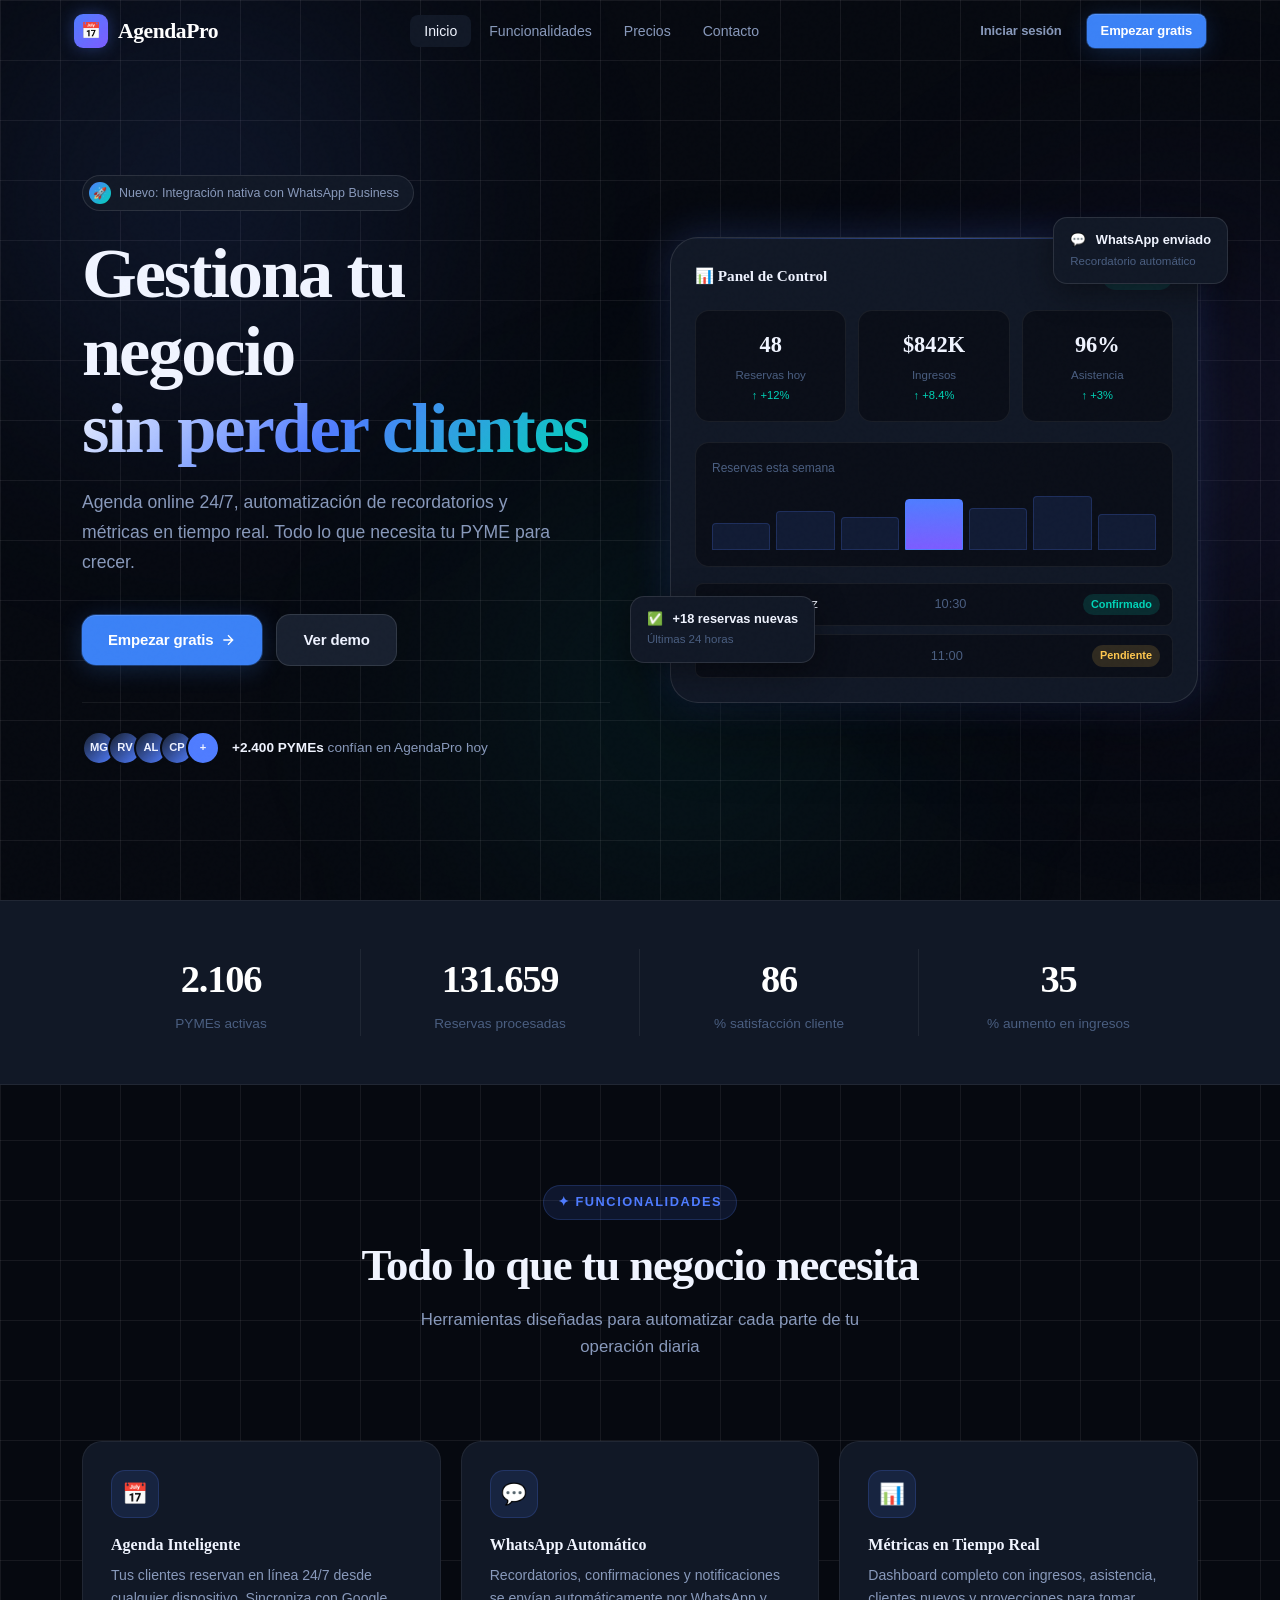
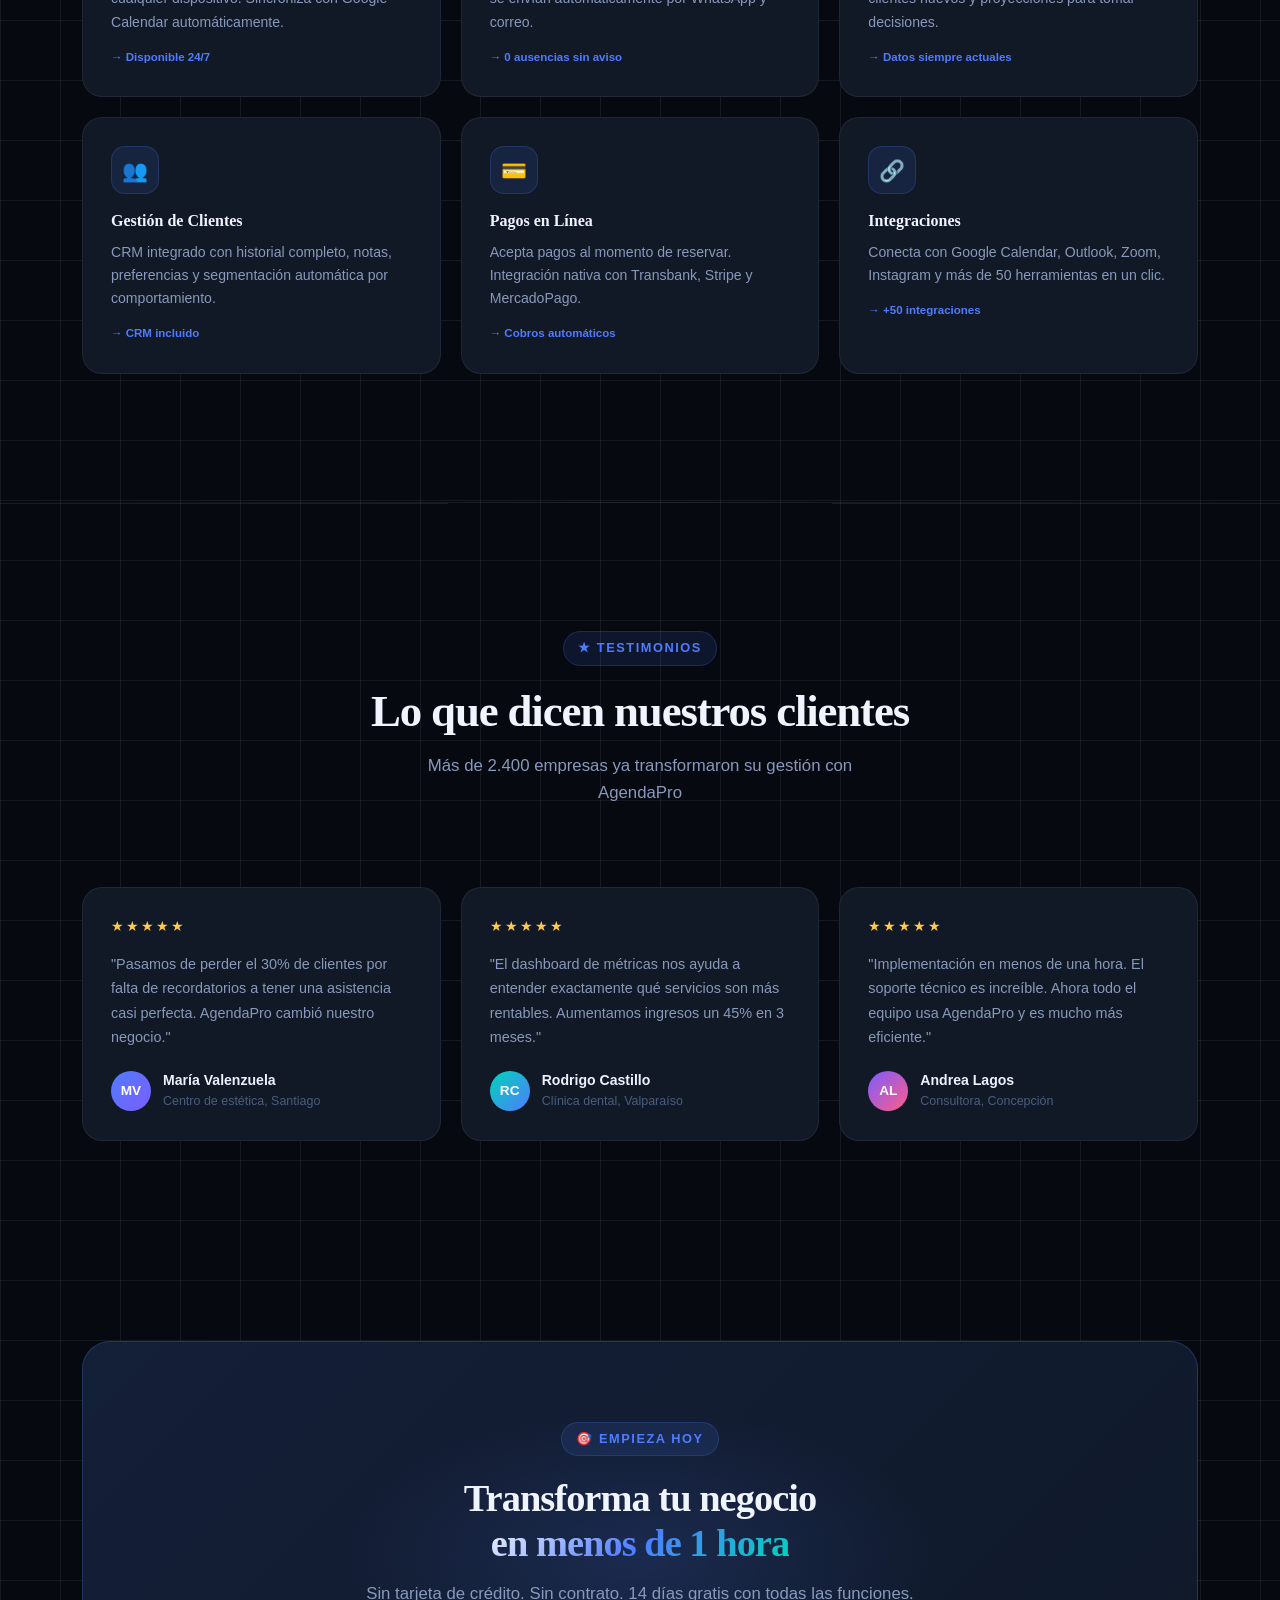
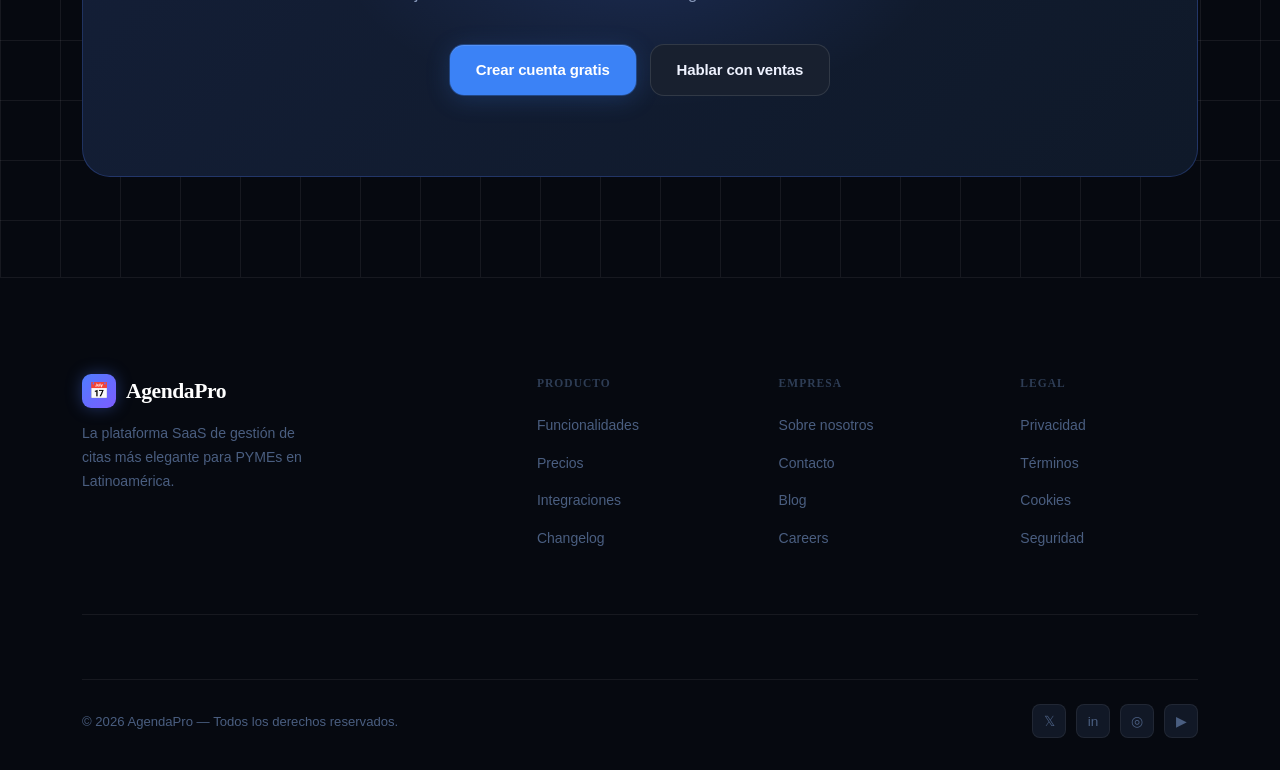
<file: index.html>
<!DOCTYPE html>
<html lang="es">
<head>
  <meta charset="UTF-8" />
  <meta name="viewport" content="width=device-width, initial-scale=1.0" />
  <title>AgendaPro — SaaS de Gestión para PYMEs</title>
  <meta name="description" content="Automatiza tu negocio con AgendaPro. Agenda online, recordatorios WhatsApp y control total para tu empresa." />
  <link rel="stylesheet" href="css/styles.css" />
  <link rel="icon" href="data:image/svg+xml,<svg xmlns='http://www.w3.org/2000/svg' viewBox='0 0 100 100'><text y='.9em' font-size='90'>📅</text></svg>" />
</head>
<body class="grid-bg noise">

<!-- ─── NAVBAR ─── -->
<nav class="navbar" id="navbar">
  <div class="navbar-inner">
    <a href="index.html" class="nav-logo">
      <div class="nav-logo-icon">📅</div>
      AgendaPro
    </a>

    <ul class="nav-links">
      <li><a href="index.html" class="active">Inicio</a></li>
      <li><a href="funcionalidades.html">Funcionalidades</a></li>
      <li><a href="precios.html">Precios</a></li>
      <li><a href="contacto.html">Contacto</a></li>
    </ul>

    <div class="nav-actions">
      <a href="login.html" class="btn btn-ghost btn-sm">Iniciar sesión</a>
      <a href="precios.html" class="btn btn-primary btn-sm">Empezar gratis</a>
    </div>

    <button class="nav-mobile-toggle" aria-label="Menú">
      <span></span><span></span><span></span>
    </button>
  </div>
</nav>

<!-- Mobile Nav -->
<div class="mobile-nav" id="mobile-nav">
  <a href="index.html">Inicio</a>
  <a href="funcionalidades.html">Funcionalidades</a>
  <a href="precios.html">Precios</a>
  <a href="contacto.html">Contacto</a>
  <div class="mobile-nav-sep"></div>
  <a href="login.html">Iniciar sesión</a>
  <a href="precios.html" style="color: var(--accent); font-weight: 600;">Empezar gratis →</a>
</div>

<!-- ─── HERO ─── -->
<section class="hero-section">
  <div class="hero-glow hero-glow-1"></div>
  <div class="hero-glow hero-glow-2"></div>
  <div class="hero-glow hero-glow-3"></div>

  <div class="container">
    <div class="hero-grid">

      <!-- Left Content -->
      <div class="hero-content animate-in">
        <div class="hero-badge">
          <span class="hero-badge-dot">🚀</span>
          Nuevo: Integración nativa con WhatsApp Business
        </div>

        <h1 class="hero-title">
          Gestiona tu negocio<br>
          <span class="gradient-text">sin perder clientes</span>
        </h1>

        <p class="hero-desc">
          Agenda online 24/7, automatización de recordatorios y métricas en tiempo real. Todo lo que necesita tu PYME para crecer.
        </p>

        <div class="hero-cta">
          <a href="precios.html" class="btn btn-primary btn-lg">
            Empezar gratis
            <svg width="16" height="16" fill="none" stroke="currentColor" stroke-width="2" viewBox="0 0 24 24"><path d="M5 12h14M12 5l7 7-7 7"/></svg>
          </a>
          <a href="funcionalidades.html" class="btn btn-secondary btn-lg">Ver demo</a>
        </div>

        <div class="hero-social-proof">
          <div class="avatars">
            <div class="avatar">MG</div>
            <div class="avatar">RV</div>
            <div class="avatar">AL</div>
            <div class="avatar">CP</div>
            <div class="avatar" style="background: var(--accent);">+</div>
          </div>
          <p class="social-proof-text">
            <strong>+2.400 PYMEs</strong> confían en AgendaPro hoy
          </p>
        </div>
      </div>

      <!-- Right Visual -->
      <div class="hero-visual animate-in delay-2">
        <div class="dashboard-preview">
          <div class="dash-header">
            <span class="dash-title">📊 Panel de Control</span>
            <span class="dash-status">
              <span class="dash-status-dot"></span>
              En vivo
            </span>
          </div>

          <div class="dash-stats">
            <div class="dash-stat">
              <span class="dash-stat-num">48</span>
              <span class="dash-stat-label">Reservas hoy</span>
              <span class="dash-stat-change">↑ +12%</span>
            </div>
            <div class="dash-stat">
              <span class="dash-stat-num">$842K</span>
              <span class="dash-stat-label">Ingresos</span>
              <span class="dash-stat-change">↑ +8.4%</span>
            </div>
            <div class="dash-stat">
              <span class="dash-stat-num">96%</span>
              <span class="dash-stat-label">Asistencia</span>
              <span class="dash-stat-change">↑ +3%</span>
            </div>
          </div>

          <div class="dash-chart">
            <div class="chart-label">Reservas esta semana</div>
            <div class="chart-bars">
              <div class="bar" style="height:45%"></div>
              <div class="bar" style="height:65%"></div>
              <div class="bar" style="height:55%"></div>
              <div class="bar active" style="height:85%"></div>
              <div class="bar" style="height:70%"></div>
              <div class="bar" style="height:90%"></div>
              <div class="bar" style="height:60%"></div>
            </div>
          </div>

          <div class="dash-appointments">
            <div class="appointment-row">
              <span class="appt-client">👤 María González</span>
              <span class="appt-time">10:30</span>
              <span class="appt-badge confirmed">Confirmado</span>
            </div>
            <div class="appointment-row">
              <span class="appt-client">👤 Carlos Pérez</span>
              <span class="appt-time">11:00</span>
              <span class="appt-badge pending">Pendiente</span>
            </div>
          </div>
        </div>

        <!-- Floating Cards -->
        <div class="floating-card floating-card-1">
          <span class="fc-icon">💬</span>
          <span class="fc-value">WhatsApp enviado</span><br>
          <span class="fc-label">Recordatorio automático</span>
        </div>
        <div class="floating-card floating-card-2">
          <span class="fc-icon">✅</span>
          <span class="fc-value">+18 reservas nuevas</span><br>
          <span class="fc-label">Últimas 24 horas</span>
        </div>
      </div>

    </div>
  </div>
</section>

<!-- ─── METRICS STRIP ─── -->
<div class="metrics-strip">
  <div class="container">
    <div class="metrics-grid">
      <div class="metric-item">
        <span class="metric-num" data-count="2400">0</span>
        <span class="metric-label">PYMEs activas</span>
      </div>
      <div class="metric-item">
        <span class="metric-num" data-count="150000">0</span>
        <span class="metric-label">Reservas procesadas</span>
      </div>
      <div class="metric-item">
        <span class="metric-num" data-count="98">0</span>
        <span class="metric-label">% satisfacción cliente</span>
      </div>
      <div class="metric-item">
        <span class="metric-num" data-count="40">0</span>
        <span class="metric-label">% aumento en ingresos</span>
      </div>
    </div>
  </div>
</div>

<!-- ─── FEATURES ─── -->
<section class="section" id="features">
  <div class="container">
    <div class="section-header">
      <span class="section-label">✦ Funcionalidades</span>
      <h2>Todo lo que tu negocio necesita</h2>
      <p>Herramientas diseñadas para automatizar cada parte de tu operación diaria</p>
    </div>

    <div class="features-grid">
      <div class="feature-card">
        <div class="feature-icon">📅</div>
        <h3>Agenda Inteligente</h3>
        <p>Tus clientes reservan en línea 24/7 desde cualquier dispositivo. Sincroniza con Google Calendar automáticamente.</p>
        <span class="feature-tag">→ Disponible 24/7</span>
      </div>
      <div class="feature-card">
        <div class="feature-icon">💬</div>
        <h3>WhatsApp Automático</h3>
        <p>Recordatorios, confirmaciones y notificaciones se envían automáticamente por WhatsApp y correo.</p>
        <span class="feature-tag">→ 0 ausencias sin aviso</span>
      </div>
      <div class="feature-card">
        <div class="feature-icon">📊</div>
        <h3>Métricas en Tiempo Real</h3>
        <p>Dashboard completo con ingresos, asistencia, clientes nuevos y proyecciones para tomar decisiones.</p>
        <span class="feature-tag">→ Datos siempre actuales</span>
      </div>
      <div class="feature-card">
        <div class="feature-icon">👥</div>
        <h3>Gestión de Clientes</h3>
        <p>CRM integrado con historial completo, notas, preferencias y segmentación automática por comportamiento.</p>
        <span class="feature-tag">→ CRM incluido</span>
      </div>
      <div class="feature-card">
        <div class="feature-icon">💳</div>
        <h3>Pagos en Línea</h3>
        <p>Acepta pagos al momento de reservar. Integración nativa con Transbank, Stripe y MercadoPago.</p>
        <span class="feature-tag">→ Cobros automáticos</span>
      </div>
      <div class="feature-card">
        <div class="feature-icon">🔗</div>
        <h3>Integraciones</h3>
        <p>Conecta con Google Calendar, Outlook, Zoom, Instagram y más de 50 herramientas en un clic.</p>
        <span class="feature-tag">→ +50 integraciones</span>
      </div>
    </div>
  </div>
</section>

<div class="divider"></div>

<!-- ─── TESTIMONIALS ─── -->
<section class="section">
  <div class="container">
    <div class="section-header">
      <span class="section-label">★ Testimonios</span>
      <h2>Lo que dicen nuestros clientes</h2>
      <p>Más de 2.400 empresas ya transformaron su gestión con AgendaPro</p>
    </div>

    <div class="testimonials-grid">
      <div class="testimonial-card">
        <div class="testimonial-stars">★★★★★</div>
        <p class="testimonial-text">"Pasamos de perder el 30% de clientes por falta de recordatorios a tener una asistencia casi perfecta. AgendaPro cambió nuestro negocio."</p>
        <div class="testimonial-author">
          <div class="author-avatar">MV</div>
          <div>
            <div class="author-name">María Valenzuela</div>
            <div class="author-role">Centro de estética, Santiago</div>
          </div>
        </div>
      </div>
      <div class="testimonial-card">
        <div class="testimonial-stars">★★★★★</div>
        <p class="testimonial-text">"El dashboard de métricas nos ayuda a entender exactamente qué servicios son más rentables. Aumentamos ingresos un 45% en 3 meses."</p>
        <div class="testimonial-author">
          <div class="author-avatar" style="background: linear-gradient(135deg,#00D4B8,#4F7CFF)">RC</div>
          <div>
            <div class="author-name">Rodrigo Castillo</div>
            <div class="author-role">Clínica dental, Valparaíso</div>
          </div>
        </div>
      </div>
      <div class="testimonial-card">
        <div class="testimonial-stars">★★★★★</div>
        <p class="testimonial-text">"Implementación en menos de una hora. El soporte técnico es increíble. Ahora todo el equipo usa AgendaPro y es mucho más eficiente."</p>
        <div class="testimonial-author">
          <div class="author-avatar" style="background: linear-gradient(135deg,#7C5CFF,#FF5C8A)">AL</div>
          <div>
            <div class="author-name">Andrea Lagos</div>
            <div class="author-role">Consultora, Concepción</div>
          </div>
        </div>
      </div>
    </div>
  </div>
</section>

<!-- ─── CTA ─── -->
<section class="cta-section">
  <div class="container">
    <div class="cta-box">
      <span class="section-label">🎯 Empieza hoy</span>
      <h2>Transforma tu negocio<br><span class="gradient-text">en menos de 1 hora</span></h2>
      <p>Sin tarjeta de crédito. Sin contrato. 14 días gratis con todas las funciones.</p>
      <div class="cta-actions">
        <a href="precios.html" class="btn btn-primary btn-lg">Crear cuenta gratis</a>
        <a href="contacto.html" class="btn btn-secondary btn-lg">Hablar con ventas</a>
      </div>
    </div>
  </div>
</section>

<!-- ─── FOOTER ─── -->
<footer class="footer">
  <div class="container">
    <div class="footer-grid">
      <div class="footer-brand">
        <a href="index.html" class="nav-logo" style="margin-bottom:0">
          <div class="nav-logo-icon">📅</div>
          AgendaPro
        </a>
        <p>La plataforma SaaS de gestión de citas más elegante para PYMEs en Latinoamérica.</p>
      </div>
      <div>
        <div class="footer-col-title">Producto</div>
        <ul class="footer-links">
          <li><a href="funcionalidades.html">Funcionalidades</a></li>
          <li><a href="precios.html">Precios</a></li>
          <li><a href="#">Integraciones</a></li>
          <li><a href="#">Changelog</a></li>
        </ul>
      </div>
      <div>
        <div class="footer-col-title">Empresa</div>
        <ul class="footer-links">
          <li><a href="#">Sobre nosotros</a></li>
          <li><a href="contacto.html">Contacto</a></li>
          <li><a href="#">Blog</a></li>
          <li><a href="#">Careers</a></li>
        </ul>
      </div>
      <div>
        <div class="footer-col-title">Legal</div>
        <ul class="footer-links">
          <li><a href="#">Privacidad</a></li>
          <li><a href="#">Términos</a></li>
          <li><a href="#">Cookies</a></li>
          <li><a href="#">Seguridad</a></li>
        </ul>
      </div>
    </div>

    <div class="footer-bottom">
      <span>© 2026 AgendaPro — Todos los derechos reservados.</span>
      <div class="footer-socials">
        <a href="#" class="social-btn" title="Twitter/X">𝕏</a>
        <a href="#" class="social-btn" title="LinkedIn">in</a>
        <a href="#" class="social-btn" title="Instagram">◎</a>
        <a href="#" class="social-btn" title="YouTube">▶</a>
      </div>
    </div>
  </div>
</footer>

<script src="js/main.js"></script>
</body>
</html>
</file>
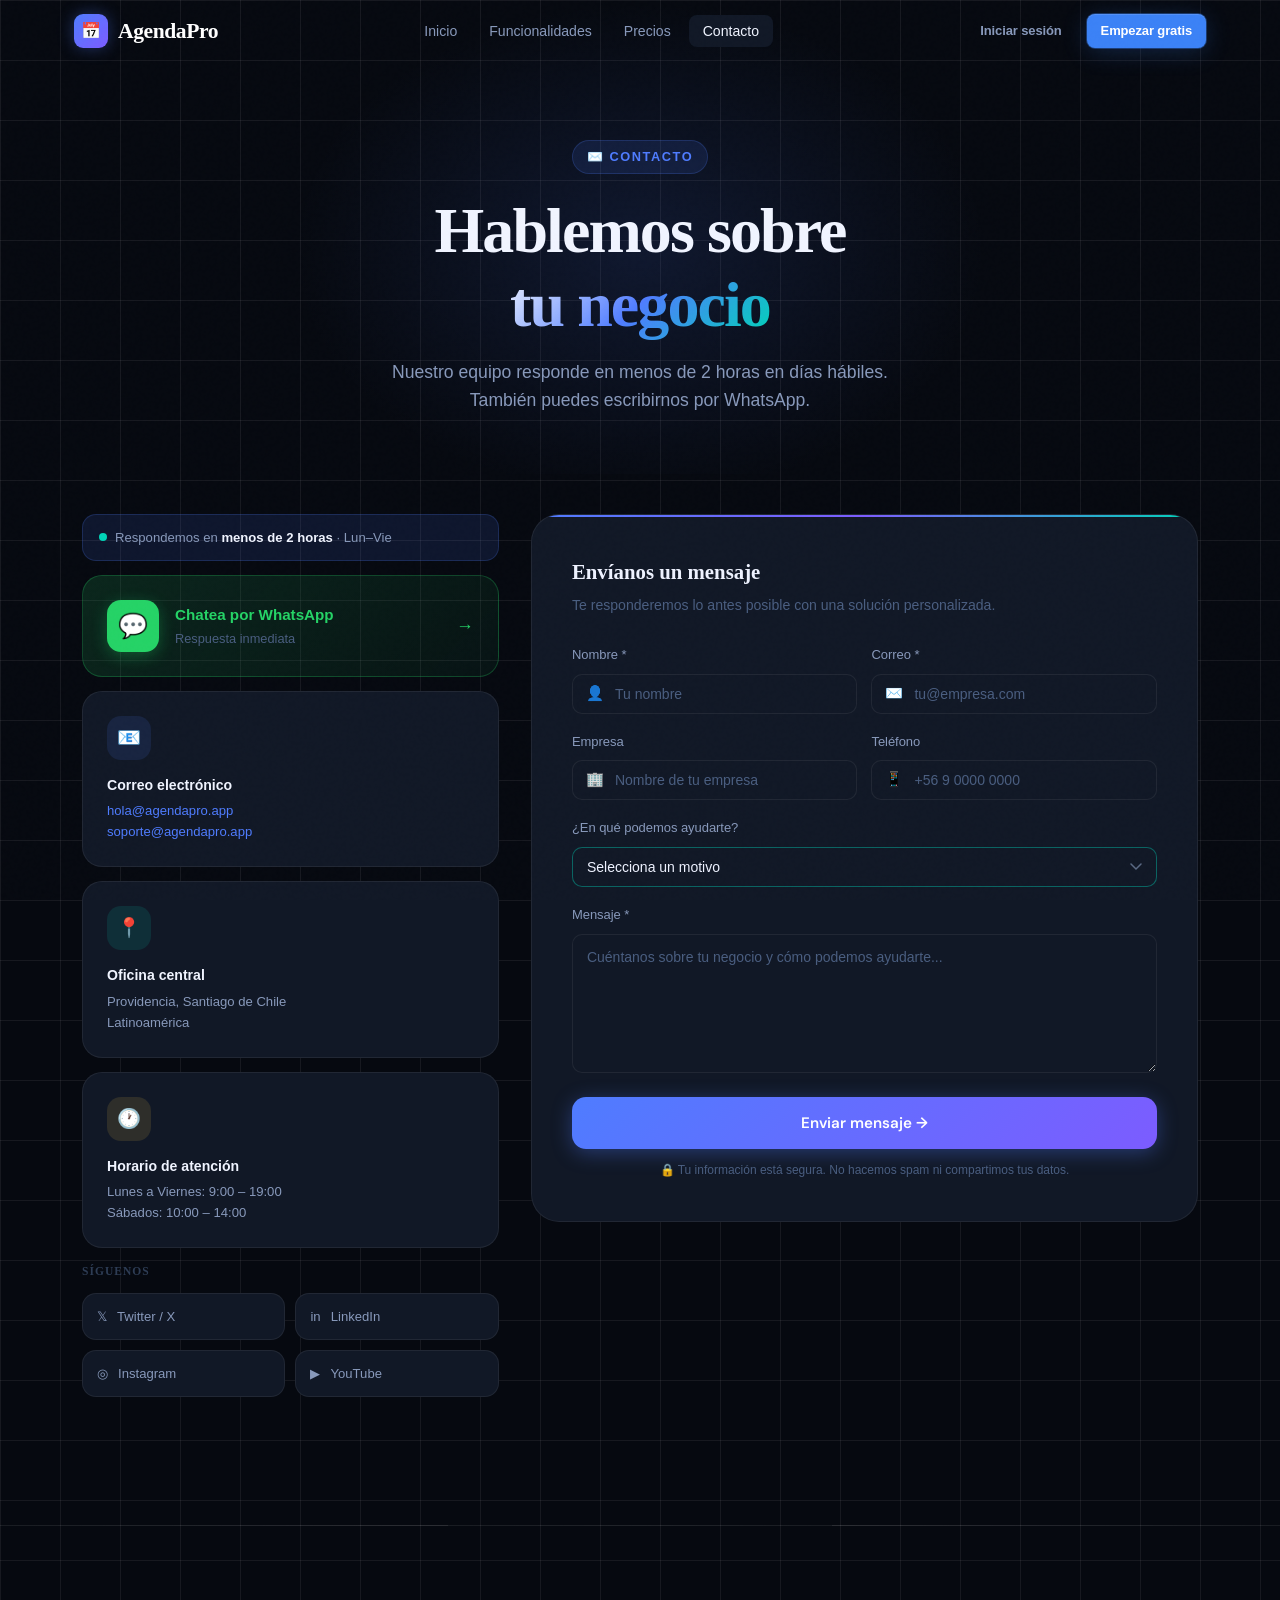
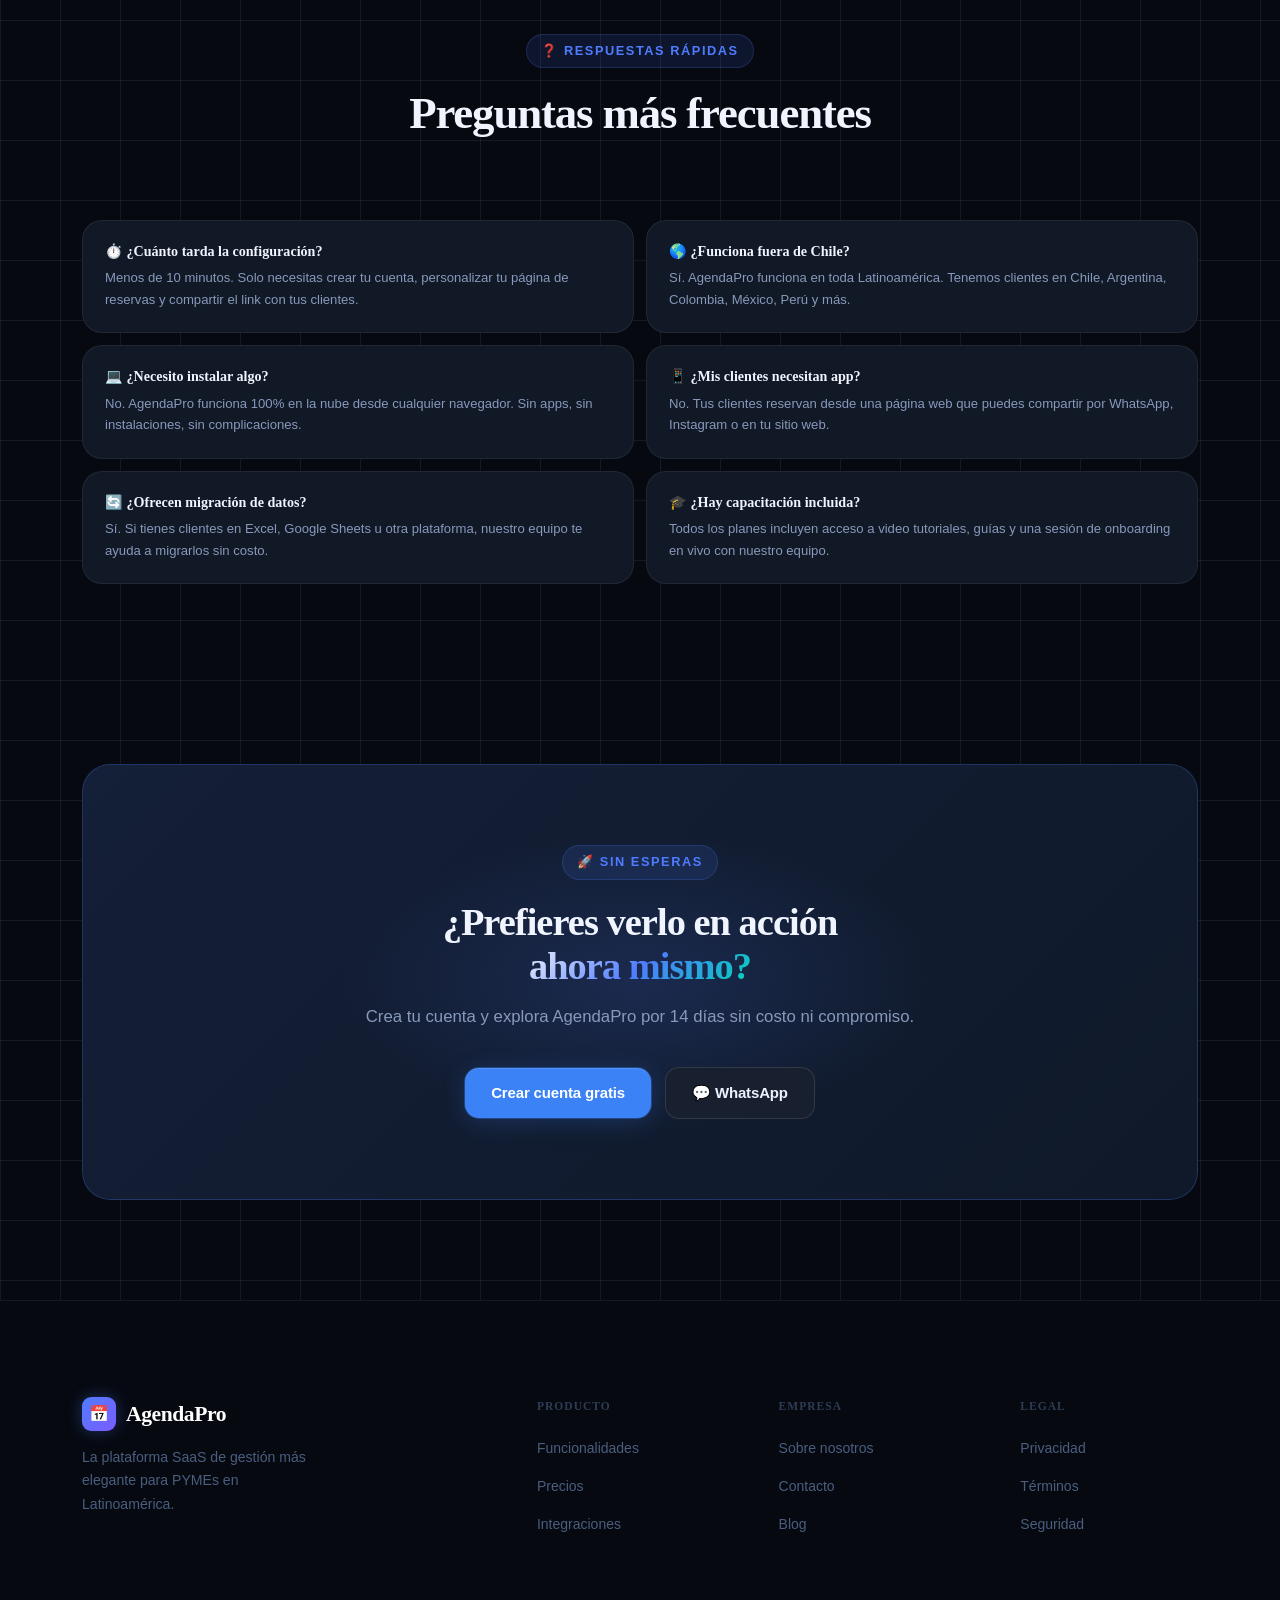
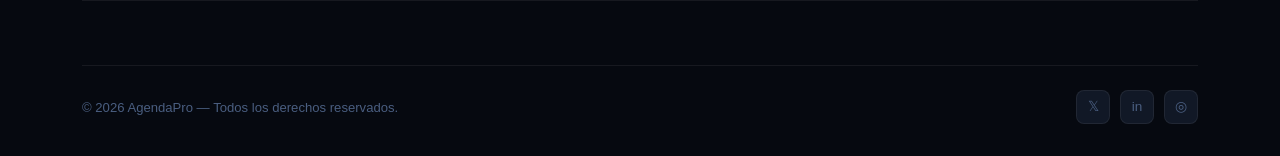
<file: contacto.html>
<!DOCTYPE html>
<html lang="es">
<head>
  <meta charset="UTF-8" />
  <meta name="viewport" content="width=device-width, initial-scale=1.0" />
  <title>Contacto — AgendaPro</title>
  <meta name="description" content="Habla con nuestro equipo. Respondemos en menos de 2 horas." />
  <link rel="stylesheet" href="css/styles.css" />
  <link rel="icon" href="data:image/svg+xml,<svg xmlns='http://www.w3.org/2000/svg' viewBox='0 0 100 100'><text y='.9em' font-size='90'>📅</text></svg>" />
  <style>
    /* ─── CONTACT PAGE ─── */
    .contact-hero {
      padding: 140px 0 60px;
      text-align: center;
      position: relative;
      overflow: hidden;
    }

    .contact-hero::before {
      content: ''; position: absolute; top: 0; left: 50%; transform: translateX(-50%);
      width: 700px; height: 500px;
      background: radial-gradient(ellipse, rgba(79,124,255,0.13) 0%, transparent 70%);
      pointer-events: none;
    }

    .contact-hero h1 {
      font-size: clamp(2.4rem, 5vw, 4rem);
      font-weight: 800;
      letter-spacing: -0.03em;
      margin-bottom: 16px;
      position: relative;
    }

    .contact-hero p {
      font-size: 1.1rem;
      color: var(--text-2);
      max-width: 520px;
      margin: 0 auto;
      position: relative;
    }

    /* Contact Grid */
    .contact-layout {
      display: grid;
      grid-template-columns: 1fr 1.6fr;
      gap: 32px;
      align-items: start;
    }

    /* Sidebar cards */
    .contact-sidebar {
      display: flex;
      flex-direction: column;
      gap: 14px;
    }

    .contact-info-card {
      background: var(--surface);
      border: 1px solid var(--border);
      border-radius: var(--radius-lg);
      padding: 24px;
      transition: var(--transition);
    }

    .contact-info-card:hover {
      border-color: var(--border-2);
      transform: translateY(-2px);
    }

    .cic-icon {
      width: 44px; height: 44px;
      border-radius: var(--radius);
      display: flex;
      align-items: center;
      justify-content: center;
      font-size: 1.2rem;
      margin-bottom: 14px;
    }

    .cic-icon.blue { background: var(--accent-soft); }
    .cic-icon.teal { background: var(--teal-soft); }
    .cic-icon.amber { background: rgba(255,200,79,0.12); }
    .cic-icon.green { background: rgba(34,197,94,0.12); }

    .cic-title {
      font-size: 0.88rem;
      font-weight: 700;
      color: var(--text);
      margin-bottom: 4px;
    }

    .cic-value {
      font-size: 0.82rem;
      color: var(--text-2);
      line-height: 1.6;
    }

    .cic-value a {
      color: var(--accent);
      transition: var(--transition);
    }
    .cic-value a:hover { color: var(--text); }

    /* WhatsApp CTA */
    .whatsapp-card {
      background: linear-gradient(135deg, rgba(37,211,102,0.15), rgba(37,211,102,0.05));
      border: 1px solid rgba(37,211,102,0.25);
      border-radius: var(--radius-lg);
      padding: 24px;
      display: flex;
      align-items: center;
      gap: 16px;
      transition: var(--transition);
      text-decoration: none;
    }

    .whatsapp-card:hover {
      transform: translateY(-3px);
      box-shadow: 0 12px 32px rgba(37,211,102,0.12);
      border-color: rgba(37,211,102,0.4);
    }

    .wa-icon {
      width: 52px; height: 52px;
      background: #25D366;
      border-radius: var(--radius);
      display: flex;
      align-items: center;
      justify-content: center;
      font-size: 1.5rem;
      flex-shrink: 0;
      box-shadow: 0 4px 16px rgba(37,211,102,0.3);
    }

    .wa-text { flex: 1; }
    .wa-title { font-size: 0.95rem; font-weight: 700; color: #25D366; }
    .wa-sub { font-size: 0.8rem; color: var(--text-3); margin-top: 2px; }

    .wa-arrow { color: #25D366; font-size: 1.1rem; }

    /* Social media row */
    .social-row {
      display: grid;
      grid-template-columns: 1fr 1fr;
      gap: 10px;
    }

    .social-link-card {
      display: flex;
      align-items: center;
      gap: 10px;
      padding: 12px 14px;
      background: var(--surface);
      border: 1px solid var(--border);
      border-radius: var(--radius);
      font-size: 0.82rem;
      font-weight: 500;
      color: var(--text-2);
      transition: var(--transition);
    }

    .social-link-card:hover {
      border-color: var(--border-2);
      color: var(--text);
      transform: translateY(-2px);
    }

    /* Response time badge */
    .response-badge {
      display: flex;
      align-items: center;
      gap: 8px;
      padding: 12px 16px;
      background: var(--accent-soft);
      border: 1px solid rgba(79,124,255,0.2);
      border-radius: var(--radius);
      font-size: 0.82rem;
      color: var(--text-2);
    }

    .response-dot {
      width: 8px; height: 8px;
      background: var(--teal);
      border-radius: 50%;
      flex-shrink: 0;
      animation: pulse 2s infinite;
    }

    /* Form card */
    .contact-form-card {
      background: var(--surface);
      border: 1px solid var(--border);
      border-radius: var(--radius-xl);
      padding: 40px;
      position: relative;
      overflow: hidden;
    }

    .contact-form-card::before {
      content: '';
      position: absolute;
      top: 0; left: 0; right: 0;
      height: 2px;
      background: linear-gradient(90deg, var(--accent), var(--accent-2), var(--teal));
    }

    .form-title {
      font-family: var(--font-display);
      font-size: 1.3rem;
      font-weight: 700;
      margin-bottom: 6px;
    }

    .form-subtitle {
      font-size: 0.88rem;
      color: var(--text-3);
      margin-bottom: 28px;
    }

    .form-row {
      display: grid;
      grid-template-columns: 1fr 1fr;
      gap: 14px;
    }

    .field-error {
      display: none;
      font-size: 0.75rem;
      color: #FF5C5C;
      margin-top: 4px;
    }

    .form-submit {
      width: 100%;
      padding: 16px 24px;
      background: linear-gradient(135deg, var(--accent), var(--accent-2));
      color: var(--white);
      border-radius: var(--radius);
      font-size: 0.95rem;
      font-weight: 600;
      font-family: var(--font-body);
      cursor: pointer;
      transition: var(--transition);
      border: none;
      margin-top: 6px;
      box-shadow: 0 4px 20px var(--accent-glow);
    }

    .form-submit:hover {
      transform: translateY(-2px);
      box-shadow: 0 8px 30px var(--accent-glow);
    }

    .form-submit:active { transform: translateY(0); }

    .form-disclaimer {
      text-align: center;
      font-size: 0.75rem;
      color: var(--text-3);
      margin-top: 12px;
    }

    /* Select */
    select.form-input {
      appearance: none;
      -webkit-appearance: none;
      background-image: url("data:image/svg+xml,%3Csvg xmlns='http://www.w3.org/2000/svg' width='12' height='8' viewBox='0 0 12 8'%3E%3Cpath d='M1 1l5 5 5-5' stroke='%235A6A84' stroke-width='1.5' fill='none' stroke-linecap='round'/%3E%3C/svg%3E");
      background-repeat: no-repeat;
      background-position: right 14px center;
      padding-right: 36px;
    }

    select.form-input option { background: var(--surface); color: var(--text); }

    /* FAQ Section */
    .contact-faq { padding: 80px 0; }
    .faq-grid { display: grid; grid-template-columns: 1fr 1fr; gap: 12px; }
    .mini-faq {
      background: var(--surface);
      border: 1px solid var(--border);
      border-radius: var(--radius-lg);
      padding: 22px;
      transition: var(--transition);
    }
    .mini-faq:hover { border-color: var(--border-2); }
    .mini-faq h4 {
      font-size: 0.88rem;
      font-weight: 700;
      margin-bottom: 8px;
      display: flex;
      align-items: flex-start;
      gap: 8px;
    }
    .mini-faq p { font-size: 0.82rem; color: var(--text-2); line-height: 1.65; }

    @media (max-width: 900px) {
      .contact-layout { grid-template-columns: 1fr; }
      .contact-sidebar { order: 2; }
      .contact-form-card { order: 1; }
    }

    @media (max-width: 600px) {
      .form-row { grid-template-columns: 1fr; }
      .contact-form-card { padding: 24px; }
      .faq-grid { grid-template-columns: 1fr; }
      .social-row { grid-template-columns: 1fr; }
    }
  </style>
</head>
<body class="grid-bg noise">

<!-- ─── NAVBAR ─── -->
<nav class="navbar" id="navbar">
  <div class="navbar-inner">
    <a href="index.html" class="nav-logo">
      <div class="nav-logo-icon">📅</div>
      AgendaPro
    </a>
    <ul class="nav-links">
      <li><a href="index.html">Inicio</a></li>
      <li><a href="funcionalidades.html">Funcionalidades</a></li>
      <li><a href="precios.html">Precios</a></li>
      <li><a href="contacto.html" class="active">Contacto</a></li>
    </ul>
    <div class="nav-actions">
      <a href="login.html" class="btn btn-ghost btn-sm">Iniciar sesión</a>
      <a href="precios.html" class="btn btn-primary btn-sm">Empezar gratis</a>
    </div>
    <button class="nav-mobile-toggle" aria-label="Menú">
      <span></span><span></span><span></span>
    </button>
  </div>
</nav>

<div class="mobile-nav" id="mobile-nav">
  <a href="index.html">Inicio</a>
  <a href="funcionalidades.html">Funcionalidades</a>
  <a href="precios.html">Precios</a>
  <a href="contacto.html">Contacto</a>
  <div class="mobile-nav-sep"></div>
  <a href="login.html">Iniciar sesión</a>
  <a href="precios.html" style="color:var(--accent);font-weight:600;">Empezar gratis →</a>
</div>

<!-- ─── HERO ─── -->
<section class="contact-hero">
  <div class="container">
    <span class="section-label animate-in">✉️ Contacto</span>
    <h1 class="animate-in delay-1">Hablemos sobre<br><span class="gradient-text">tu negocio</span></h1>
    <p class="animate-in delay-2">Nuestro equipo responde en menos de 2 horas en días hábiles. También puedes escribirnos por WhatsApp.</p>
  </div>
</section>

<!-- ─── CONTACT MAIN ─── -->
<section class="section" style="padding-top:40px">
  <div class="container">
    <div class="contact-layout">

      <!-- Sidebar -->
      <div class="contact-sidebar animate-in delay-1">

        <!-- Response time -->
        <div class="response-badge">
          <div class="response-dot"></div>
          <span>Respondemos en <strong style="color:var(--text)">menos de 2 horas</strong> · Lun–Vie</span>
        </div>

        <!-- WhatsApp CTA -->
        <a href="https://wa.me/56900000000?text=Hola%2C%20me%20interesa%20AgendaPro" target="_blank" class="whatsapp-card">
          <div class="wa-icon">💬</div>
          <div class="wa-text">
            <div class="wa-title">Chatea por WhatsApp</div>
            <div class="wa-sub">Respuesta inmediata</div>
          </div>
          <span class="wa-arrow">→</span>
        </a>

        <!-- Contact Info Cards -->
        <div class="contact-info-card">
          <div class="cic-icon blue">📧</div>
          <div class="cic-title">Correo electrónico</div>
          <div class="cic-value">
            <a href="mailto:hola@agendapro.app">hola@agendapro.app</a><br>
            <a href="mailto:soporte@agendapro.app">soporte@agendapro.app</a>
          </div>
        </div>

        <div class="contact-info-card">
          <div class="cic-icon teal">📍</div>
          <div class="cic-title">Oficina central</div>
          <div class="cic-value">Providencia, Santiago de Chile<br>Latinoamérica</div>
        </div>

        <div class="contact-info-card">
          <div class="cic-icon amber">🕐</div>
          <div class="cic-title">Horario de atención</div>
          <div class="cic-value">
            Lunes a Viernes: 9:00 – 19:00<br>
            Sábados: 10:00 – 14:00
          </div>
        </div>

        <!-- Social links -->
        <div>
          <div class="footer-col-title" style="margin-bottom:12px;">Síguenos</div>
          <div class="social-row">
            <a href="#" class="social-link-card">
              <span>𝕏</span> Twitter / X
            </a>
            <a href="#" class="social-link-card">
              <span>in</span> LinkedIn
            </a>
            <a href="#" class="social-link-card">
              <span>◎</span> Instagram
            </a>
            <a href="#" class="social-link-card">
              <span>▶</span> YouTube
            </a>
          </div>
        </div>

      </div>

      <!-- Form Card -->
      <div class="contact-form-card animate-in delay-2">
        <div class="form-title">Envíanos un mensaje</div>
        <div class="form-subtitle">Te responderemos lo antes posible con una solución personalizada.</div>

        <form id="contact-form" novalidate>

          <div class="form-row">
            <div class="form-group">
              <label class="form-label" for="nombre">Nombre *</label>
              <div class="input-wrapper">
                <span class="input-icon">👤</span>
                <input class="form-input" type="text" id="nombre" name="nombre" placeholder="Tu nombre" required />
              </div>
              <span class="field-error" id="error-nombre"></span>
            </div>

            <div class="form-group">
              <label class="form-label" for="correo">Correo *</label>
              <div class="input-wrapper">
                <span class="input-icon">✉️</span>
                <input class="form-input" type="email" id="correo" name="correo" placeholder="tu@empresa.com" required />
              </div>
              <span class="field-error" id="error-correo"></span>
            </div>
          </div>

          <div class="form-row">
            <div class="form-group">
              <label class="form-label" for="empresa">Empresa</label>
              <div class="input-wrapper">
                <span class="input-icon">🏢</span>
                <input class="form-input" type="text" id="empresa" name="empresa" placeholder="Nombre de tu empresa" />
              </div>
            </div>

            <div class="form-group">
              <label class="form-label" for="telefono">Teléfono</label>
              <div class="input-wrapper">
                <span class="input-icon">📱</span>
                <input class="form-input" type="tel" id="telefono" name="telefono" placeholder="+56 9 0000 0000" />
              </div>
            </div>
          </div>

          <div class="form-group">
            <label class="form-label" for="motivo">¿En qué podemos ayudarte?</label>
            <select class="form-input" id="motivo" name="motivo">
              <option value="" disabled selected>Selecciona un motivo</option>
              <option value="demo">Quiero una demo</option>
              <option value="sales">Información de planes</option>
              <option value="support">Soporte técnico</option>
              <option value="partner">Ser partner o revendedor</option>
              <option value="other">Otro</option>
            </select>
          </div>

          <div class="form-group">
            <label class="form-label" for="mensaje">Mensaje *</label>
            <textarea class="form-input" id="mensaje" name="mensaje" placeholder="Cuéntanos sobre tu negocio y cómo podemos ayudarte..." rows="5" required></textarea>
            <span class="field-error" id="error-mensaje"></span>
          </div>

          <button type="submit" class="form-submit" id="contact-submit">
            Enviar mensaje →
          </button>

          <p class="form-disclaimer">
            🔒 Tu información está segura. No hacemos spam ni compartimos tus datos.
          </p>

        </form>
      </div>

    </div>
  </div>
</section>

<div class="divider"></div>

<!-- ─── QUICK FAQ ─── -->
<section class="contact-faq">
  <div class="container">
    <div class="section-header">
      <span class="section-label">❓ Respuestas rápidas</span>
      <h2>Preguntas más frecuentes</h2>
    </div>

    <div class="faq-grid">
      <div class="mini-faq">
        <h4>⏱️ ¿Cuánto tarda la configuración?</h4>
        <p>Menos de 10 minutos. Solo necesitas crear tu cuenta, personalizar tu página de reservas y compartir el link con tus clientes.</p>
      </div>
      <div class="mini-faq">
        <h4>🌎 ¿Funciona fuera de Chile?</h4>
        <p>Sí. AgendaPro funciona en toda Latinoamérica. Tenemos clientes en Chile, Argentina, Colombia, México, Perú y más.</p>
      </div>
      <div class="mini-faq">
        <h4>💻 ¿Necesito instalar algo?</h4>
        <p>No. AgendaPro funciona 100% en la nube desde cualquier navegador. Sin apps, sin instalaciones, sin complicaciones.</p>
      </div>
      <div class="mini-faq">
        <h4>📱 ¿Mis clientes necesitan app?</h4>
        <p>No. Tus clientes reservan desde una página web que puedes compartir por WhatsApp, Instagram o en tu sitio web.</p>
      </div>
      <div class="mini-faq">
        <h4>🔄 ¿Ofrecen migración de datos?</h4>
        <p>Sí. Si tienes clientes en Excel, Google Sheets u otra plataforma, nuestro equipo te ayuda a migrarlos sin costo.</p>
      </div>
      <div class="mini-faq">
        <h4>🎓 ¿Hay capacitación incluida?</h4>
        <p>Todos los planes incluyen acceso a video tutoriales, guías y una sesión de onboarding en vivo con nuestro equipo.</p>
      </div>
    </div>
  </div>
</section>

<!-- ─── CTA ─── -->
<section class="cta-section">
  <div class="container">
    <div class="cta-box">
      <span class="section-label">🚀 Sin esperas</span>
      <h2>¿Prefieres verlo en acción<br><span class="gradient-text">ahora mismo?</span></h2>
      <p>Crea tu cuenta y explora AgendaPro por 14 días sin costo ni compromiso.</p>
      <div class="cta-actions">
        <a href="precios.html" class="btn btn-primary btn-lg">Crear cuenta gratis</a>
        <a href="https://wa.me/56900000000" target="_blank" class="btn btn-secondary btn-lg">💬 WhatsApp</a>
      </div>
    </div>
  </div>
</section>

<!-- ─── FOOTER ─── -->
<footer class="footer">
  <div class="container">
    <div class="footer-grid">
      <div class="footer-brand">
        <a href="index.html" class="nav-logo" style="margin-bottom:0">
          <div class="nav-logo-icon">📅</div>
          AgendaPro
        </a>
        <p>La plataforma SaaS de gestión más elegante para PYMEs en Latinoamérica.</p>
      </div>
      <div>
        <div class="footer-col-title">Producto</div>
        <ul class="footer-links">
          <li><a href="funcionalidades.html">Funcionalidades</a></li>
          <li><a href="precios.html">Precios</a></li>
          <li><a href="#">Integraciones</a></li>
        </ul>
      </div>
      <div>
        <div class="footer-col-title">Empresa</div>
        <ul class="footer-links">
          <li><a href="#">Sobre nosotros</a></li>
          <li><a href="contacto.html">Contacto</a></li>
          <li><a href="#">Blog</a></li>
        </ul>
      </div>
      <div>
        <div class="footer-col-title">Legal</div>
        <ul class="footer-links">
          <li><a href="#">Privacidad</a></li>
          <li><a href="#">Términos</a></li>
          <li><a href="#">Seguridad</a></li>
        </ul>
      </div>
    </div>
    <div class="footer-bottom">
      <span>© 2026 AgendaPro — Todos los derechos reservados.</span>
      <div class="footer-socials">
        <a href="#" class="social-btn">𝕏</a>
        <a href="#" class="social-btn">in</a>
        <a href="#" class="social-btn">◎</a>
      </div>
    </div>
  </div>
</footer>

<script src="js/main.js"></script>
<script>
  // Enhanced contact form
  const form = document.getElementById('contact-form');
  const submitBtn = document.getElementById('contact-submit');

  form?.addEventListener('submit', (e) => {
    e.preventDefault();

    const nombre = document.getElementById('nombre');
    const correo = document.getElementById('correo');
    const mensaje = document.getElementById('mensaje');

    let valid = true;

    [nombre, correo, mensaje].forEach(input => {
      const err = document.getElementById('error-' + input.id);
      const val = input.value.trim();

      if (!val) {
        input.classList.add('error');
        if (err) { err.textContent = 'Este campo es requerido'; err.style.display = 'block'; }
        valid = false;
      } else if (input.type === 'email' && !/^[^\s@]+@[^\s@]+\.[^\s@]+$/.test(val)) {
        input.classList.add('error');
        if (err) { err.textContent = 'Ingresa un email válido'; err.style.display = 'block'; }
        valid = false;
      } else {
        input.classList.remove('error');
        if (err) { err.textContent = ''; err.style.display = 'none'; }
      }
    });

    if (valid) {
      submitBtn.disabled = true;
      submitBtn.innerHTML = '<span style="display:inline-block;animation:spin 1s linear infinite">⟳</span> Enviando...';

      setTimeout(() => {
        submitBtn.innerHTML = '✓ Mensaje enviado — te contactaremos pronto';
        submitBtn.style.background = 'linear-gradient(135deg, #00D4B8, #00A896)';
        submitBtn.style.boxShadow = '0 4px 20px rgba(0,212,184,0.3)';
        form.reset();
        setTimeout(() => {
          submitBtn.disabled = false;
          submitBtn.innerHTML = 'Enviar otro mensaje →';
          submitBtn.style.background = '';
          submitBtn.style.boxShadow = '';
        }, 4000);
      }, 1200);
    }
  });

  // Live validation
  ['nombre','correo','mensaje'].forEach(id => {
    const input = document.getElementById(id);
    input?.addEventListener('input', () => {
      if (input.classList.contains('error') && input.value.trim()) {
        input.classList.remove('error');
        const err = document.getElementById('error-' + id);
        if (err) { err.textContent = ''; err.style.display = 'none'; }
      }
    });
  });
</script>

<style>
  @keyframes spin { to { transform: rotate(360deg); } }
</style>
</body>
</html>
</file>
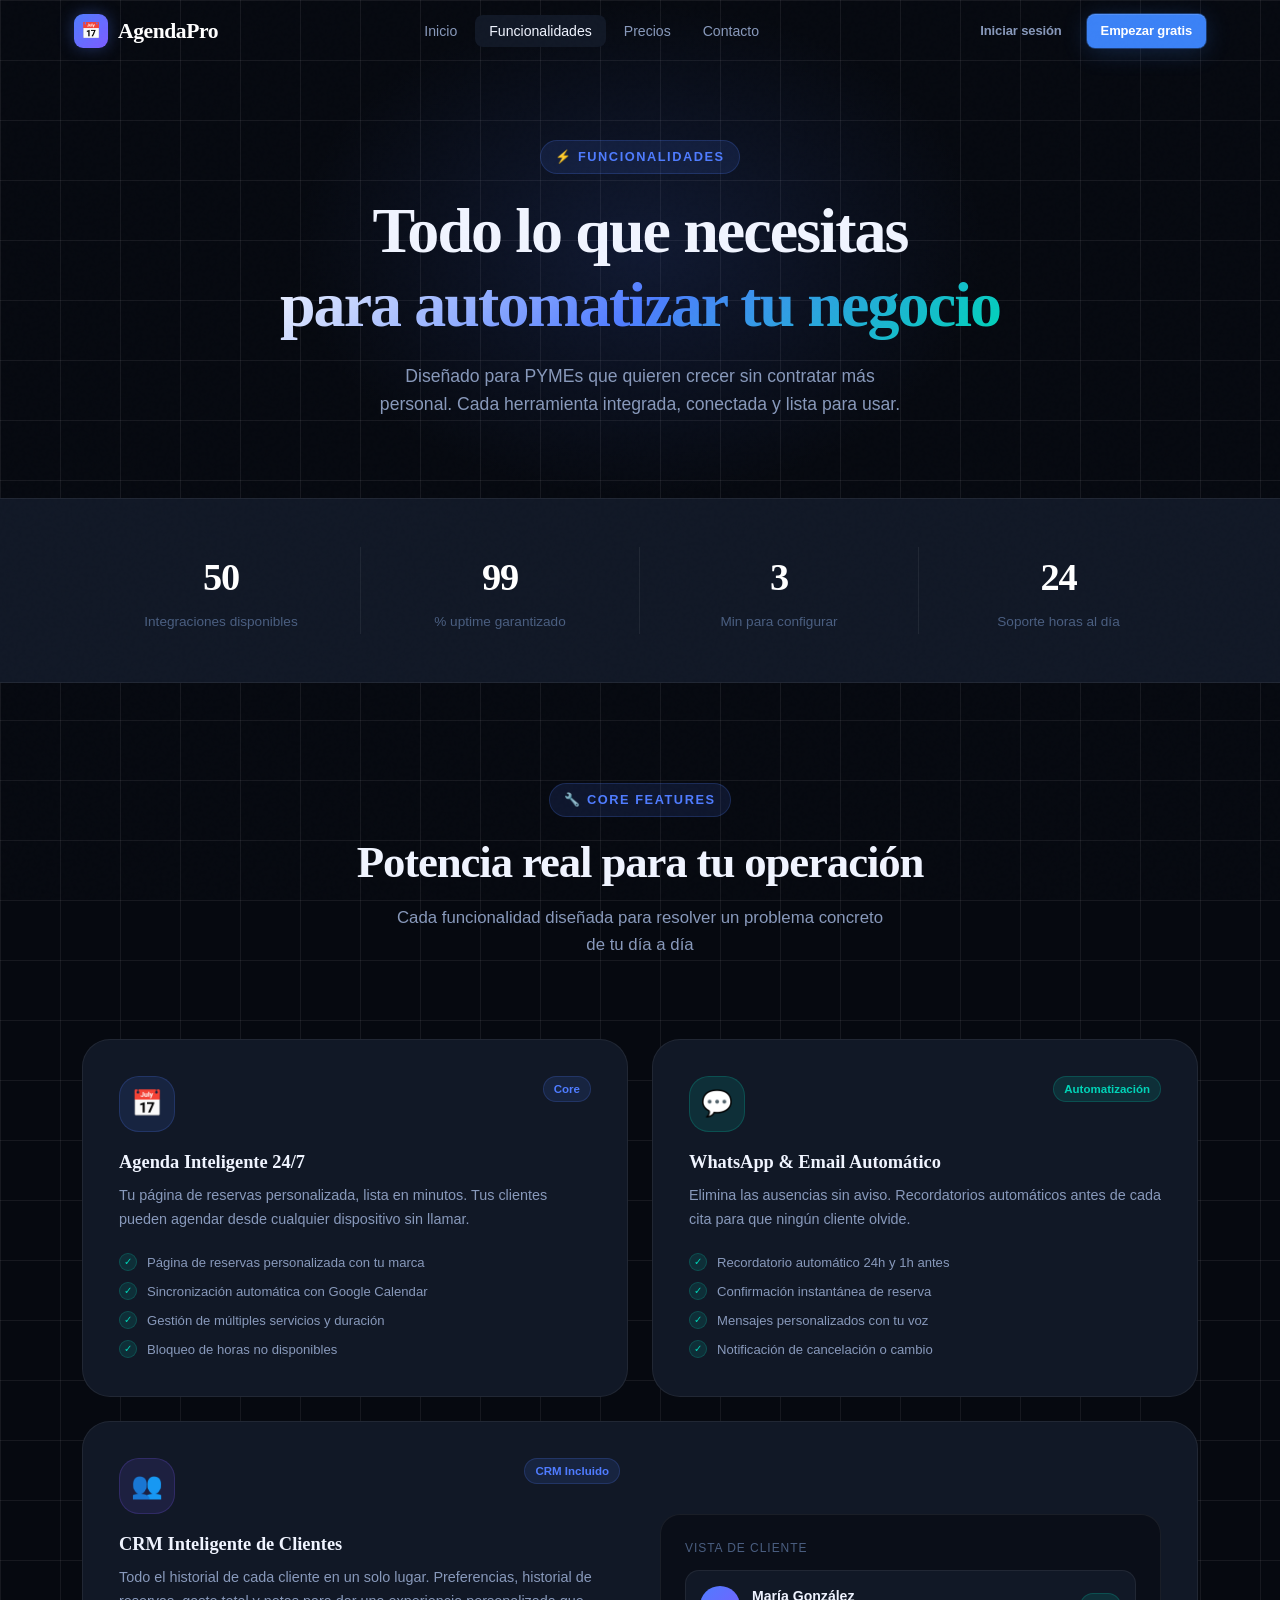
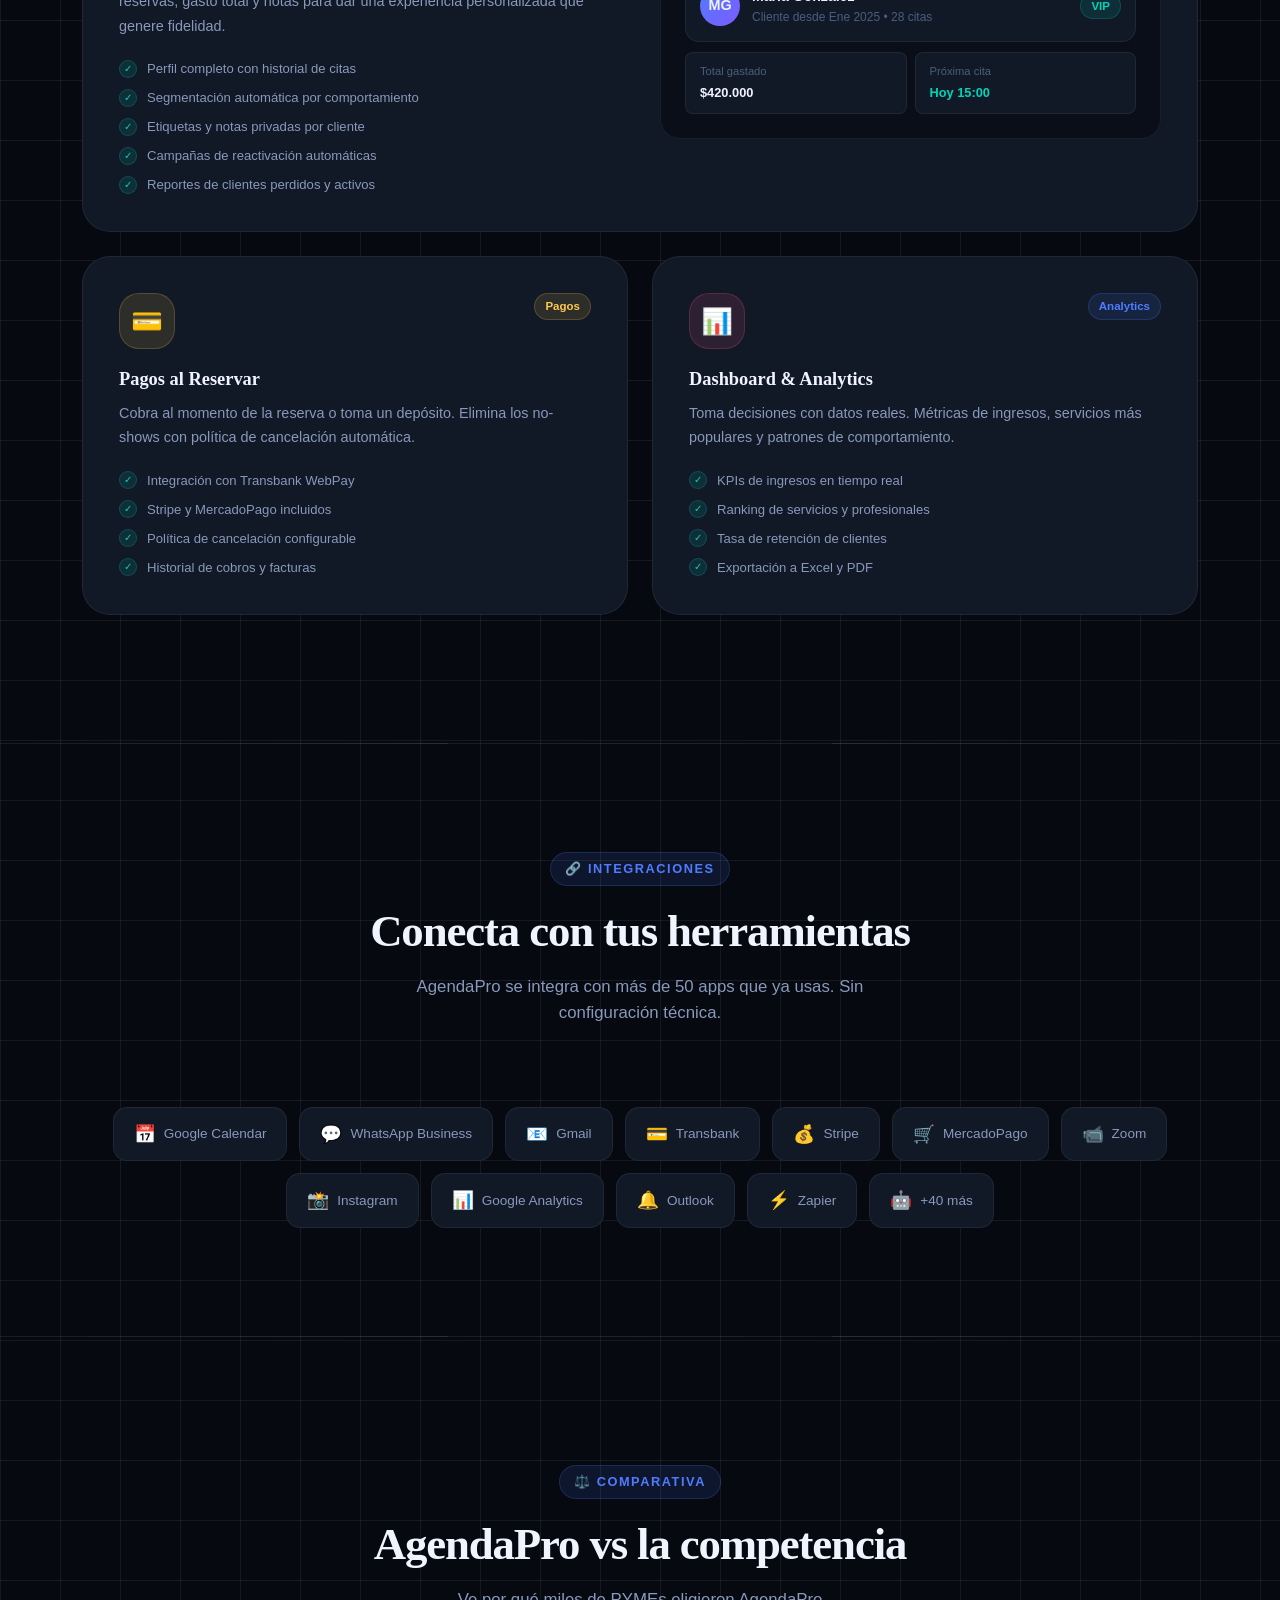
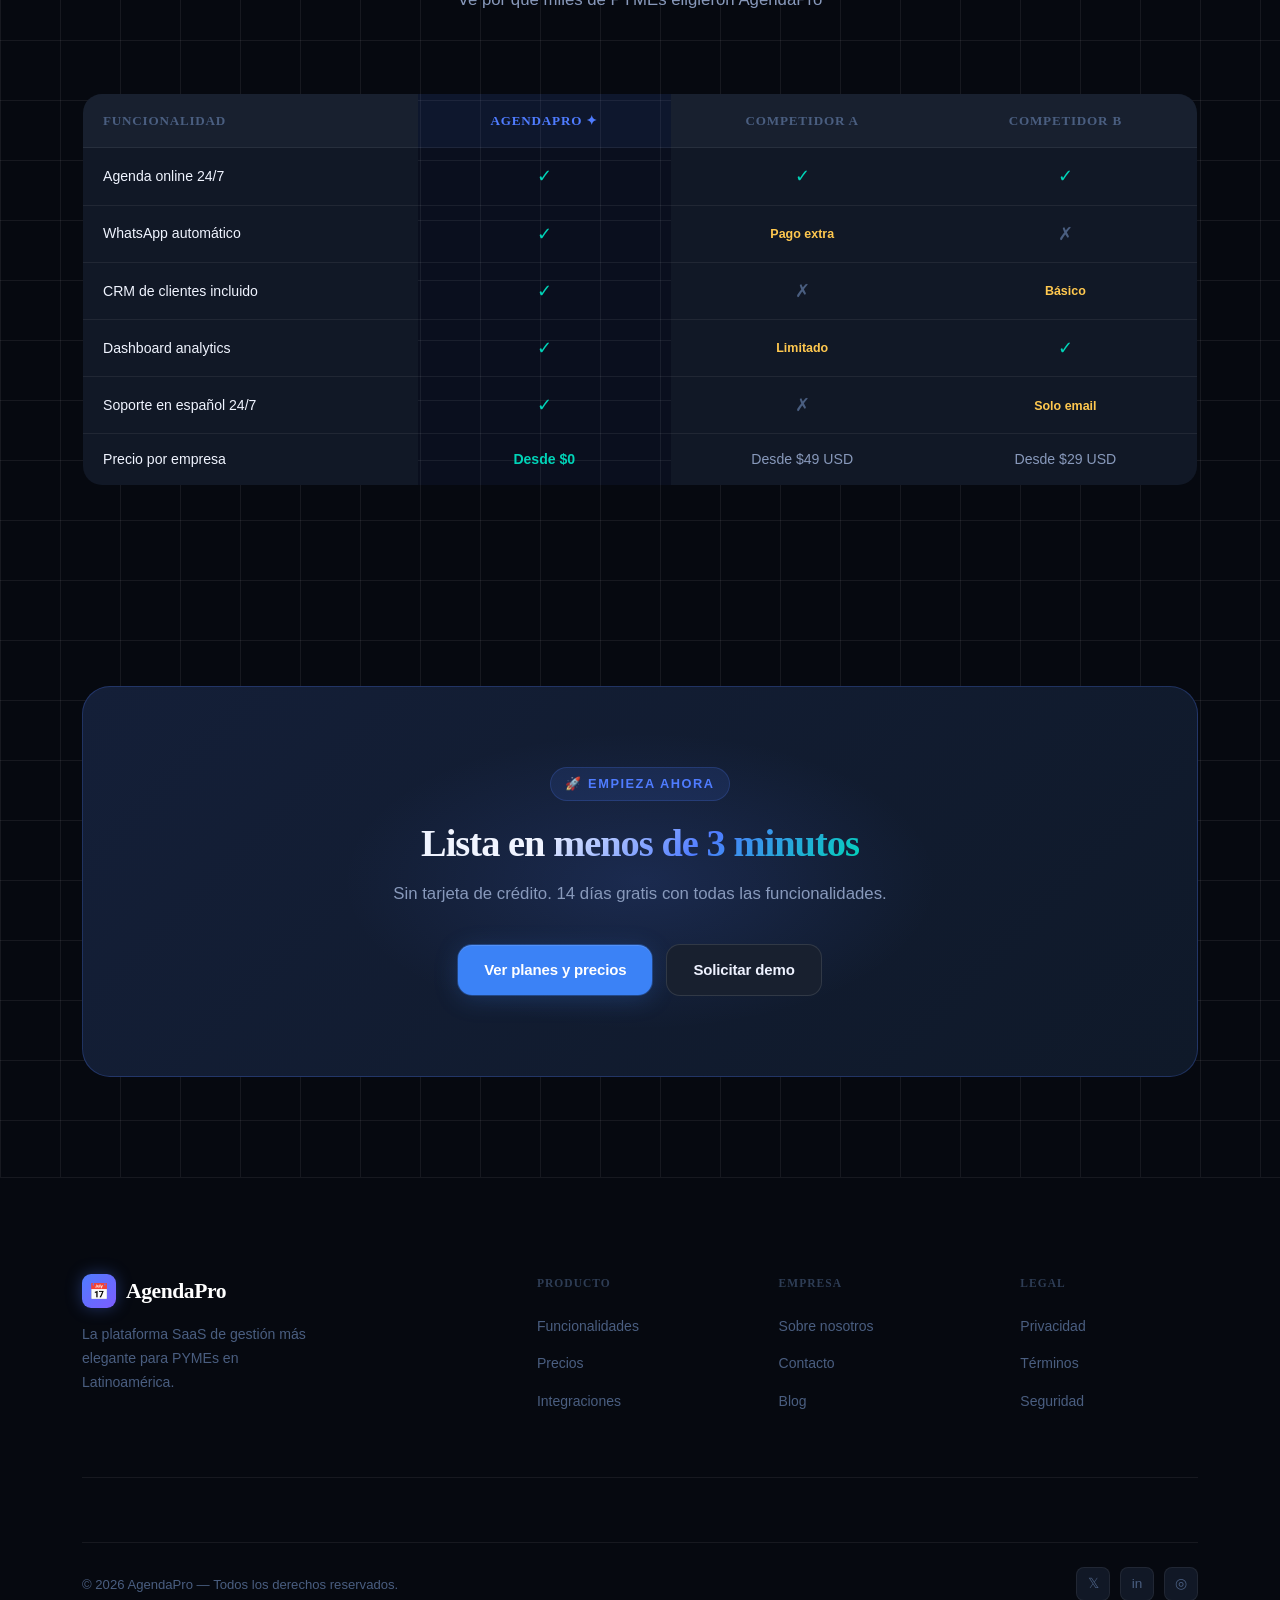
<file: funcionalidades.html>
<!DOCTYPE html>
<html lang="es">
<head>
  <meta charset="UTF-8" />
  <meta name="viewport" content="width=device-width, initial-scale=1.0" />
  <title>Funcionalidades — AgendaPro</title>
  <meta name="description" content="Descubre todas las herramientas de AgendaPro para automatizar y hacer crecer tu negocio." />
  <link rel="stylesheet" href="css/styles.css" />
  <link rel="icon" href="data:image/svg+xml,<svg xmlns='http://www.w3.org/2000/svg' viewBox='0 0 100 100'><text y='.9em' font-size='90'>📅</text></svg>" />
  <style>
    /* ─── PAGE SPECIFIC ─── */
    .features-hero { padding: 140px 0 80px; position: relative; overflow: hidden; text-align: center; }
    .features-hero::before {
      content: ''; position: absolute; top: 0; left: 50%; transform: translateX(-50%);
      width: 700px; height: 500px;
      background: radial-gradient(ellipse, rgba(79,124,255,0.14) 0%, transparent 70%);
      pointer-events: none;
    }

    .features-hero h1 { font-size: clamp(2.4rem,5vw,4rem); font-weight:800; letter-spacing:-0.03em; margin-bottom:20px; position:relative; }
    .features-hero p { font-size:1.1rem; color:var(--text-2); max-width:540px; margin:0 auto; position:relative; }

    /* Feature Deep Cards */
    .feature-deep-grid {
      display: grid;
      grid-template-columns: 1fr 1fr;
      gap: 24px;
    }

    .feature-deep-card {
      background: var(--surface);
      border: 1px solid var(--border);
      border-radius: var(--radius-xl);
      padding: 36px;
      transition: var(--transition);
      position: relative;
      overflow: hidden;
    }

    .feature-deep-card::after {
      content: '';
      position: absolute;
      bottom: 0; left: 0; right: 0;
      height: 3px;
      background: linear-gradient(90deg, var(--accent), var(--accent-2));
      opacity: 0;
      transition: var(--transition);
    }

    .feature-deep-card:hover {
      border-color: rgba(79,124,255,0.3);
      transform: translateY(-4px);
      box-shadow: var(--shadow-lg);
    }

    .feature-deep-card:hover::after { opacity: 1; }

    .fdc-top {
      display: flex;
      align-items: flex-start;
      justify-content: space-between;
      margin-bottom: 20px;
    }

    .fdc-icon {
      width: 56px; height: 56px;
      border-radius: var(--radius-lg);
      display: flex;
      align-items: center;
      justify-content: center;
      font-size: 1.6rem;
      flex-shrink: 0;
    }

    .fdc-icon.blue { background: var(--accent-soft); border: 1px solid rgba(79,124,255,0.2); }
    .fdc-icon.teal { background: var(--teal-soft); border: 1px solid rgba(0,212,184,0.2); }
    .fdc-icon.purple { background: rgba(124,92,255,0.12); border: 1px solid rgba(124,92,255,0.2); }
    .fdc-icon.amber { background: rgba(255,200,79,0.12); border: 1px solid rgba(255,200,79,0.2); }
    .fdc-icon.pink { background: rgba(255,92,138,0.12); border: 1px solid rgba(255,92,138,0.2); }
    .fdc-icon.green { background: rgba(34,197,94,0.12); border: 1px solid rgba(34,197,94,0.2); }

    .feature-deep-card h3 {
      font-size: 1.15rem;
      font-weight: 700;
      margin-bottom: 10px;
    }

    .feature-deep-card p {
      font-size: 0.9rem;
      color: var(--text-2);
      line-height: 1.7;
      margin-bottom: 20px;
    }

    .feature-list {
      display: flex;
      flex-direction: column;
      gap: 8px;
    }

    .feature-list-item {
      display: flex;
      align-items: center;
      gap: 10px;
      font-size: 0.82rem;
      color: var(--text-2);
    }

    .feature-list-item::before {
      content: '✓';
      width: 18px; height: 18px;
      background: var(--teal-soft);
      border: 1px solid rgba(0,212,184,0.2);
      border-radius: 50%;
      display: flex;
      align-items: center;
      justify-content: center;
      font-size: 0.65rem;
      color: var(--teal);
      flex-shrink: 0;
    }

    /* Full width card */
    .feature-deep-card.wide {
      grid-column: 1 / -1;
      display: grid;
      grid-template-columns: 1fr 1fr;
      gap: 40px;
      align-items: center;
    }

    .wide-visual {
      background: var(--bg-2);
      border: 1px solid var(--border);
      border-radius: var(--radius-lg);
      padding: 24px;
      position: relative;
    }

    /* Integration logos */
    .integrations-section { padding: 80px 0; }
    .integration-logos {
      display: flex;
      flex-wrap: wrap;
      gap: 12px;
      justify-content: center;
      margin-top: 40px;
    }

    .integration-logo {
      display: flex;
      align-items: center;
      gap: 8px;
      padding: 12px 20px;
      background: var(--surface);
      border: 1px solid var(--border);
      border-radius: var(--radius);
      font-size: 0.85rem;
      font-weight: 500;
      color: var(--text-2);
      transition: var(--transition);
    }

    .integration-logo:hover {
      border-color: rgba(79,124,255,0.3);
      color: var(--text);
      transform: translateY(-2px);
    }

    .il-icon { font-size: 1.1rem; }

    /* Comparison table */
    .compare-table {
      width: 100%;
      border-collapse: collapse;
      border-radius: var(--radius-lg);
      overflow: hidden;
      border: 1px solid var(--border);
    }

    .compare-table th {
      background: var(--surface-2);
      padding: 16px 20px;
      text-align: left;
      font-family: var(--font-display);
      font-size: 0.82rem;
      font-weight: 700;
      letter-spacing: 0.06em;
      text-transform: uppercase;
      color: var(--text-3);
      border-bottom: 1px solid var(--border);
    }

    .compare-table th:not(:first-child) { text-align: center; }

    .compare-table td {
      padding: 14px 20px;
      font-size: 0.88rem;
      color: var(--text-2);
      border-bottom: 1px solid var(--border);
      background: var(--surface);
    }

    .compare-table tr:last-child td { border-bottom: none; }
    .compare-table td:not(:first-child) { text-align: center; }
    .compare-table td:first-child { font-weight: 500; color: var(--text); }

    .check-yes { color: var(--teal); font-size: 1.1rem; }
    .check-no { color: var(--text-3); font-size: 1.1rem; }
    .check-partial { color: #FFC84F; font-size: 0.78rem; font-weight: 600; }

    .highlight-col { background: rgba(79,124,255,0.06) !important; }

    @media (max-width: 768px) {
      .feature-deep-grid { grid-template-columns: 1fr; }
      .feature-deep-card.wide { grid-column: 1; display: block; }
      .wide-visual { margin-top: 20px; }
    }
  </style>
</head>
<body class="grid-bg noise">

<!-- ─── NAVBAR ─── -->
<nav class="navbar" id="navbar">
  <div class="navbar-inner">
    <a href="index.html" class="nav-logo">
      <div class="nav-logo-icon">📅</div>
      AgendaPro
    </a>
    <ul class="nav-links">
      <li><a href="index.html">Inicio</a></li>
      <li><a href="funcionalidades.html" class="active">Funcionalidades</a></li>
      <li><a href="precios.html">Precios</a></li>
      <li><a href="contacto.html">Contacto</a></li>
    </ul>
    <div class="nav-actions">
      <a href="login.html" class="btn btn-ghost btn-sm">Iniciar sesión</a>
      <a href="precios.html" class="btn btn-primary btn-sm">Empezar gratis</a>
    </div>
    <button class="nav-mobile-toggle" aria-label="Menú">
      <span></span><span></span><span></span>
    </button>
  </div>
</nav>

<div class="mobile-nav" id="mobile-nav">
  <a href="index.html">Inicio</a>
  <a href="funcionalidades.html">Funcionalidades</a>
  <a href="precios.html">Precios</a>
  <a href="contacto.html">Contacto</a>
  <div class="mobile-nav-sep"></div>
  <a href="login.html">Iniciar sesión</a>
  <a href="precios.html" style="color: var(--accent); font-weight:600;">Empezar gratis →</a>
</div>

<!-- ─── HERO ─── -->
<section class="features-hero">
  <div class="container">
    <span class="section-label animate-in">⚡ Funcionalidades</span>
    <h1 class="animate-in delay-1">Todo lo que necesitas<br><span class="gradient-text">para automatizar tu negocio</span></h1>
    <p class="animate-in delay-2" style="margin-top:16px;">Diseñado para PYMEs que quieren crecer sin contratar más personal. Cada herramienta integrada, conectada y lista para usar.</p>
  </div>
</section>

<!-- ─── METRICS STRIP ─── -->
<div class="metrics-strip">
  <div class="container">
    <div class="metrics-grid">
      <div class="metric-item">
        <span class="metric-num" data-count="50">0</span>
        <span class="metric-label">Integraciones disponibles</span>
      </div>
      <div class="metric-item">
        <span class="metric-num" data-count="99">0</span>
        <span class="metric-label">% uptime garantizado</span>
      </div>
      <div class="metric-item">
        <span class="metric-num" data-count="3">0</span>
        <span class="metric-label">Min para configurar</span>
      </div>
      <div class="metric-item">
        <span class="metric-num" data-count="24">0</span>
        <span class="metric-label">Soporte horas al día</span>
      </div>
    </div>
  </div>
</div>

<!-- ─── DEEP FEATURES ─── -->
<section class="section">
  <div class="container">
    <div class="section-header">
      <span class="section-label">🔧 Core Features</span>
      <h2>Potencia real para tu operación</h2>
      <p>Cada funcionalidad diseñada para resolver un problema concreto de tu día a día</p>
    </div>

    <div class="feature-deep-grid">

      <!-- Agenda -->
      <div class="feature-deep-card">
        <div class="fdc-top">
          <div class="fdc-icon blue">📅</div>
          <span class="chip chip-blue">Core</span>
        </div>
        <h3>Agenda Inteligente 24/7</h3>
        <p>Tu página de reservas personalizada, lista en minutos. Tus clientes pueden agendar desde cualquier dispositivo sin llamar.</p>
        <div class="feature-list">
          <div class="feature-list-item">Página de reservas personalizada con tu marca</div>
          <div class="feature-list-item">Sincronización automática con Google Calendar</div>
          <div class="feature-list-item">Gestión de múltiples servicios y duración</div>
          <div class="feature-list-item">Bloqueo de horas no disponibles</div>
        </div>
      </div>

      <!-- WhatsApp -->
      <div class="feature-deep-card">
        <div class="fdc-top">
          <div class="fdc-icon teal">💬</div>
          <span class="chip chip-teal">Automatización</span>
        </div>
        <h3>WhatsApp & Email Automático</h3>
        <p>Elimina las ausencias sin aviso. Recordatorios automáticos antes de cada cita para que ningún cliente olvide.</p>
        <div class="feature-list">
          <div class="feature-list-item">Recordatorio automático 24h y 1h antes</div>
          <div class="feature-list-item">Confirmación instantánea de reserva</div>
          <div class="feature-list-item">Mensajes personalizados con tu voz</div>
          <div class="feature-list-item">Notificación de cancelación o cambio</div>
        </div>
      </div>

      <!-- CRM Full Width -->
      <div class="feature-deep-card wide">
        <div>
          <div class="fdc-top">
            <div class="fdc-icon purple">👥</div>
            <span class="chip chip-blue">CRM Incluido</span>
          </div>
          <h3>CRM Inteligente de Clientes</h3>
          <p>Todo el historial de cada cliente en un solo lugar. Preferencias, historial de reservas, gasto total y notas para dar una experiencia personalizada que genere fidelidad.</p>
          <div class="feature-list">
            <div class="feature-list-item">Perfil completo con historial de citas</div>
            <div class="feature-list-item">Segmentación automática por comportamiento</div>
            <div class="feature-list-item">Etiquetas y notas privadas por cliente</div>
            <div class="feature-list-item">Campañas de reactivación automáticas</div>
            <div class="feature-list-item">Reportes de clientes perdidos y activos</div>
          </div>
        </div>
        <div class="wide-visual">
          <div style="font-size:0.75rem; color:var(--text-3); margin-bottom:12px; letter-spacing:0.08em; text-transform:uppercase;">Vista de cliente</div>
          <div style="display:flex; align-items:center; gap:12px; padding:14px; background:var(--surface); border-radius:var(--radius); margin-bottom:10px; border:1px solid var(--border);">
            <div style="width:40px;height:40px;background:linear-gradient(135deg,var(--accent),var(--accent-2));border-radius:50%;display:flex;align-items:center;justify-content:center;font-weight:700;font-size:0.9rem;">MG</div>
            <div>
              <div style="font-size:0.88rem;font-weight:600;">María González</div>
              <div style="font-size:0.75rem;color:var(--text-3);">Cliente desde Ene 2025 • 28 citas</div>
            </div>
            <span class="chip chip-teal" style="margin-left:auto;">VIP</span>
          </div>
          <div style="display:grid;grid-template-columns:1fr 1fr;gap:8px;">
            <div style="padding:10px 14px;background:var(--surface);border:1px solid var(--border);border-radius:var(--radius-sm);font-size:0.8rem;">
              <div style="color:var(--text-3);font-size:0.7rem;">Total gastado</div>
              <div style="font-weight:700;color:var(--text);margin-top:2px;">$420.000</div>
            </div>
            <div style="padding:10px 14px;background:var(--surface);border:1px solid var(--border);border-radius:var(--radius-sm);font-size:0.8rem;">
              <div style="color:var(--text-3);font-size:0.7rem;">Próxima cita</div>
              <div style="font-weight:700;color:var(--teal);margin-top:2px;">Hoy 15:00</div>
            </div>
          </div>
        </div>
      </div>

      <!-- Pagos -->
      <div class="feature-deep-card">
        <div class="fdc-top">
          <div class="fdc-icon amber">💳</div>
          <span class="chip chip-amber">Pagos</span>
        </div>
        <h3>Pagos al Reservar</h3>
        <p>Cobra al momento de la reserva o toma un depósito. Elimina los no-shows con política de cancelación automática.</p>
        <div class="feature-list">
          <div class="feature-list-item">Integración con Transbank WebPay</div>
          <div class="feature-list-item">Stripe y MercadoPago incluidos</div>
          <div class="feature-list-item">Política de cancelación configurable</div>
          <div class="feature-list-item">Historial de cobros y facturas</div>
        </div>
      </div>

      <!-- Dashboard -->
      <div class="feature-deep-card">
        <div class="fdc-top">
          <div class="fdc-icon pink">📊</div>
          <span class="chip chip-blue">Analytics</span>
        </div>
        <h3>Dashboard & Analytics</h3>
        <p>Toma decisiones con datos reales. Métricas de ingresos, servicios más populares y patrones de comportamiento.</p>
        <div class="feature-list">
          <div class="feature-list-item">KPIs de ingresos en tiempo real</div>
          <div class="feature-list-item">Ranking de servicios y profesionales</div>
          <div class="feature-list-item">Tasa de retención de clientes</div>
          <div class="feature-list-item">Exportación a Excel y PDF</div>
        </div>
      </div>

    </div>
  </div>
</section>

<!-- ─── INTEGRATIONS ─── -->
<div class="divider"></div>
<section class="integrations-section">
  <div class="container">
    <div class="section-header">
      <span class="section-label">🔗 Integraciones</span>
      <h2>Conecta con tus herramientas</h2>
      <p>AgendaPro se integra con más de 50 apps que ya usas. Sin configuración técnica.</p>
    </div>
    <div class="integration-logos">
      <div class="integration-logo"><span class="il-icon">📅</span> Google Calendar</div>
      <div class="integration-logo"><span class="il-icon">💬</span> WhatsApp Business</div>
      <div class="integration-logo"><span class="il-icon">📧</span> Gmail</div>
      <div class="integration-logo"><span class="il-icon">💳</span> Transbank</div>
      <div class="integration-logo"><span class="il-icon">💰</span> Stripe</div>
      <div class="integration-logo"><span class="il-icon">🛒</span> MercadoPago</div>
      <div class="integration-logo"><span class="il-icon">📹</span> Zoom</div>
      <div class="integration-logo"><span class="il-icon">📸</span> Instagram</div>
      <div class="integration-logo"><span class="il-icon">📊</span> Google Analytics</div>
      <div class="integration-logo"><span class="il-icon">🔔</span> Outlook</div>
      <div class="integration-logo"><span class="il-icon">⚡</span> Zapier</div>
      <div class="integration-logo"><span class="il-icon">🤖</span> +40 más</div>
    </div>
  </div>
</section>

<div class="divider"></div>

<!-- ─── COMPARE ─── -->
<section class="section">
  <div class="container">
    <div class="section-header">
      <span class="section-label">⚖️ Comparativa</span>
      <h2>AgendaPro vs la competencia</h2>
      <p>Ve por qué miles de PYMEs eligieron AgendaPro</p>
    </div>

    <div style="overflow-x:auto; border-radius:var(--radius-lg);">
      <table class="compare-table">
        <thead>
          <tr>
            <th>Funcionalidad</th>
            <th style="background:rgba(79,124,255,0.12);color:var(--accent)">AgendaPro ✦</th>
            <th>Competidor A</th>
            <th>Competidor B</th>
          </tr>
        </thead>
        <tbody>
          <tr>
            <td>Agenda online 24/7</td>
            <td class="highlight-col"><span class="check-yes">✓</span></td>
            <td><span class="check-yes">✓</span></td>
            <td><span class="check-yes">✓</span></td>
          </tr>
          <tr>
            <td>WhatsApp automático</td>
            <td class="highlight-col"><span class="check-yes">✓</span></td>
            <td><span class="check-partial">Pago extra</span></td>
            <td><span class="check-no">✗</span></td>
          </tr>
          <tr>
            <td>CRM de clientes incluido</td>
            <td class="highlight-col"><span class="check-yes">✓</span></td>
            <td><span class="check-no">✗</span></td>
            <td><span class="check-partial">Básico</span></td>
          </tr>
          <tr>
            <td>Dashboard analytics</td>
            <td class="highlight-col"><span class="check-yes">✓</span></td>
            <td><span class="check-partial">Limitado</span></td>
            <td><span class="check-yes">✓</span></td>
          </tr>
          <tr>
            <td>Soporte en español 24/7</td>
            <td class="highlight-col"><span class="check-yes">✓</span></td>
            <td><span class="check-no">✗</span></td>
            <td><span class="check-partial">Solo email</span></td>
          </tr>
          <tr>
            <td>Precio por empresa</td>
            <td class="highlight-col" style="color:var(--teal);font-weight:700;">Desde $0</td>
            <td>Desde $49 USD</td>
            <td>Desde $29 USD</td>
          </tr>
        </tbody>
      </table>
    </div>
  </div>
</section>

<!-- ─── CTA ─── -->
<section class="cta-section">
  <div class="container">
    <div class="cta-box">
      <span class="section-label">🚀 Empieza ahora</span>
      <h2>Lista en <span class="gradient-text">menos de 3 minutos</span></h2>
      <p>Sin tarjeta de crédito. 14 días gratis con todas las funcionalidades.</p>
      <div class="cta-actions">
        <a href="precios.html" class="btn btn-primary btn-lg">Ver planes y precios</a>
        <a href="contacto.html" class="btn btn-secondary btn-lg">Solicitar demo</a>
      </div>
    </div>
  </div>
</section>

<!-- ─── FOOTER ─── -->
<footer class="footer">
  <div class="container">
    <div class="footer-grid">
      <div class="footer-brand">
        <a href="index.html" class="nav-logo" style="margin-bottom:0">
          <div class="nav-logo-icon">📅</div>
          AgendaPro
        </a>
        <p>La plataforma SaaS de gestión más elegante para PYMEs en Latinoamérica.</p>
      </div>
      <div>
        <div class="footer-col-title">Producto</div>
        <ul class="footer-links">
          <li><a href="funcionalidades.html">Funcionalidades</a></li>
          <li><a href="precios.html">Precios</a></li>
          <li><a href="#">Integraciones</a></li>
        </ul>
      </div>
      <div>
        <div class="footer-col-title">Empresa</div>
        <ul class="footer-links">
          <li><a href="#">Sobre nosotros</a></li>
          <li><a href="contacto.html">Contacto</a></li>
          <li><a href="#">Blog</a></li>
        </ul>
      </div>
      <div>
        <div class="footer-col-title">Legal</div>
        <ul class="footer-links">
          <li><a href="#">Privacidad</a></li>
          <li><a href="#">Términos</a></li>
          <li><a href="#">Seguridad</a></li>
        </ul>
      </div>
    </div>
    <div class="footer-bottom">
      <span>© 2026 AgendaPro — Todos los derechos reservados.</span>
      <div class="footer-socials">
        <a href="#" class="social-btn">𝕏</a>
        <a href="#" class="social-btn">in</a>
        <a href="#" class="social-btn">◎</a>
      </div>
    </div>
  </div>
</footer>

<script src="js/main.js"></script>
</body>
</html>
</file>
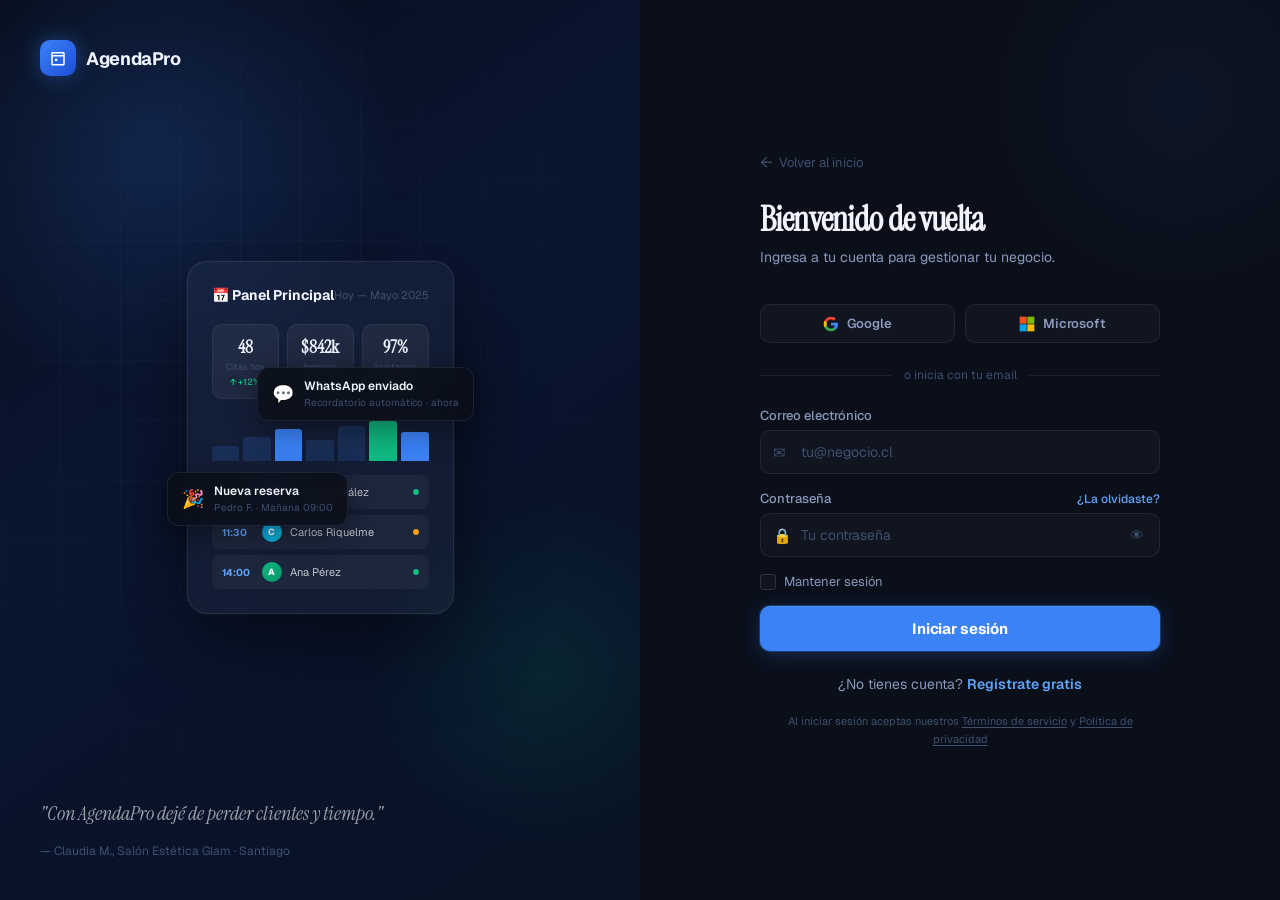
<file: login.html>
<!DOCTYPE html>
<html lang="es">
<head>
  <meta charset="UTF-8" />
  <meta name="viewport" content="width=device-width, initial-scale=1.0" />
  <title>Iniciar sesión — AgendaPro</title>
  <meta name="description" content="Accede a tu cuenta AgendaPro y gestiona tu negocio." />
  <link rel="preconnect" href="https://fonts.googleapis.com" />
  <link rel="preconnect" href="https://fonts.gstatic.com" crossorigin />
  <link href="https://fonts.googleapis.com/css2?family=Instrument+Serif:ital@0;1&family=Geist:wght@300;400;500;600;700;800;900&display=swap" rel="stylesheet" />
  <style>
    /* ─── VARIABLES ─────────────────────────────── */
    :root {
      --bg:        #060910;
      --bg-2:      #0a0f1a;
      --surface:   #101520;
      --surface-2: #161d2e;
      --border:    rgba(255,255,255,0.07);
      --border-2:  rgba(255,255,255,0.12);
      --blue:      #3b82f6;
      --blue-b:    #60a5fa;
      --blue-glow: rgba(59,130,246,0.22);
      --green:     #10b981;
      --text-1:    #f0f4ff;
      --text-2:    #8899bb;
      --text-3:    #3d506e;
      --error:     #ef4444;
      --font-d:    'Instrument Serif', Georgia, serif;
      --font-u:    'Geist', -apple-system, sans-serif;
      --t:         0.2s cubic-bezier(0.4,0,0.2,1);
    }

    *, *::before, *::after { box-sizing: border-box; margin: 0; padding: 0; }
    html { font-size: 16px; height: 100%; }
    body {
      font-family: var(--font-u);
      background: var(--bg);
      color: var(--text-1);
      min-height: 100vh;
      display: flex;
      -webkit-font-smoothing: antialiased;
    }

    /* ─── LAYOUT: SPLIT ─────────────────────────── */
    .login-layout {
      display: grid;
      grid-template-columns: 1fr 1fr;
      min-height: 100vh;
      width: 100%;
    }

    /* ─── LEFT PANEL (visual) ───────────────────── */
    .login-visual {
      background: linear-gradient(145deg, #060c1a 0%, #0a1530 40%, #071224 100%);
      display: flex;
      flex-direction: column;
      justify-content: space-between;
      padding: 40px;
      position: relative;
      overflow: hidden;
    }

    /* Animated grid */
    .v-grid {
      position: absolute; inset: 0;
      background-image:
        linear-gradient(rgba(255,255,255,0.028) 1px, transparent 1px),
        linear-gradient(90deg, rgba(255,255,255,0.028) 1px, transparent 1px);
      background-size: 60px 60px;
      mask-image: radial-gradient(ellipse 80% 80% at 40% 40%, black 20%, transparent 80%);
    }

    /* Glow orb */
    .v-orb {
      position: absolute;
      width: 500px; height: 500px;
      border-radius: 50%;
      background: radial-gradient(circle, rgba(59,130,246,0.18) 0%, transparent 70%);
      top: -100px; left: -100px;
      pointer-events: none;
      animation: orbFloat 8s ease-in-out infinite;
    }

    .v-orb-2 {
      position: absolute;
      width: 350px; height: 350px;
      border-radius: 50%;
      background: radial-gradient(circle, rgba(16,185,129,0.10) 0%, transparent 70%);
      bottom: 50px; right: -80px;
      pointer-events: none;
      animation: orbFloat 10s ease-in-out infinite reverse;
    }

    @keyframes orbFloat {
      0%, 100% { transform: translate(0, 0); }
      33%       { transform: translate(20px, -15px); }
      66%       { transform: translate(-10px, 20px); }
    }

    .v-logo {
      display: flex;
      align-items: center;
      gap: 10px;
      position: relative; z-index: 2;
      text-decoration: none;
    }

    .v-logo-icon {
      width: 36px; height: 36px;
      background: linear-gradient(135deg, #3b82f6, #1d4ed8);
      border-radius: 10px;
      display: flex; align-items: center; justify-content: center;
      box-shadow: 0 0 20px rgba(59,130,246,0.4);
    }
    .v-logo-icon svg { width: 18px; height: 18px; fill: white; }
    .v-logo-name { font-size: 18px; font-weight: 700; color: var(--text-1); letter-spacing: -0.02em; }

    /* Dashboard preview card */
    .v-dashboard {
      position: relative; z-index: 2;
      flex: 1;
      display: flex;
      align-items: center;
      justify-content: center;
      padding: 40px 0;
    }

    .preview-card {
      background: rgba(255,255,255,0.04);
      border: 1px solid rgba(255,255,255,0.08);
      border-radius: 20px;
      padding: 24px;
      width: 100%;
      max-width: 360px;
      backdrop-filter: blur(12px);
      box-shadow: 0 24px 80px rgba(0,0,0,0.5), 0 0 0 1px rgba(255,255,255,0.04);
      animation: cardFloat 5s ease-in-out infinite;
    }

    @keyframes cardFloat {
      0%, 100% { transform: translateY(0px); }
      50%       { transform: translateY(-8px); }
    }

    .pc-header {
      display: flex; align-items: center; justify-content: space-between;
      margin-bottom: 20px;
    }

    .pc-title { font-size: 14px; font-weight: 700; color: var(--text-1); }
    .pc-date  { font-size: 11px; color: var(--text-3); }

    .pc-stats {
      display: grid; grid-template-columns: repeat(3, 1fr);
      gap: 8px; margin-bottom: 18px;
    }

    .pc-stat {
      background: rgba(255,255,255,0.05);
      border: 1px solid rgba(255,255,255,0.06);
      border-radius: 10px;
      padding: 10px 8px;
      text-align: center;
    }
    .pc-stat-val { font-family: var(--font-d); font-size: 18px; font-weight: 700; color: var(--text-1); display: block; }
    .pc-stat-lbl { font-size: 9px; color: var(--text-3); display: block; margin-top: 2px; }
    .pc-stat-up  { font-size: 9px; color: var(--green); font-weight: 600; display: block; margin-top: 3px; }

    /* Mini bars */
    .pc-bars {
      display: flex; align-items: flex-end; gap: 4px; height: 44px; margin-bottom: 14px;
    }
    .pc-bar {
      flex: 1; border-radius: 3px 3px 0 0;
      background: rgba(59,130,246,0.18);
    }
    .pc-bar.a { background: var(--blue); }
    .pc-bar.b { background: var(--green); }

    /* Appointments */
    .pc-appts { display: flex; flex-direction: column; gap: 6px; }
    .pc-appt {
      display: flex; align-items: center; gap: 8px;
      background: rgba(255,255,255,0.04);
      border-radius: 8px;
      padding: 7px 10px;
    }
    .pc-appt-time { font-size: 10px; color: var(--blue-b); font-weight: 700; min-width: 32px; }
    .pc-appt-av {
      width: 20px; height: 20px; border-radius: 50%;
      display: flex; align-items: center; justify-content: center;
      font-size: 9px; font-weight: 800; color: white;
    }
    .pc-appt-name { font-size: 11px; color: rgba(255,255,255,0.75); flex: 1; }
    .pc-appt-dot  { width: 6px; height: 6px; border-radius: 50%; }

    /* Floating notifications */
    .v-notif {
      position: absolute;
      background: rgba(10,15,26,0.90);
      border: 1px solid rgba(255,255,255,0.08);
      border-radius: 12px;
      padding: 10px 14px;
      display: flex; align-items: center; gap: 10px;
      font-size: 12px;
      backdrop-filter: blur(16px);
      box-shadow: 0 8px 32px rgba(0,0,0,0.4);
      z-index: 3;
    }
    .v-notif-1 { right: -20px; top: 30%; animation: notifIn 0.6s 0.8s ease both; }
    .v-notif-2 { left: -20px; bottom: 25%; animation: notifIn 0.6s 1.2s ease both; }

    @keyframes notifIn {
      from { opacity: 0; transform: translateX(20px); }
      to   { opacity: 1; transform: translateX(0); }
    }

    .v-notif-icon { font-size: 18px; }
    .v-notif-title { color: var(--text-1); font-weight: 600; display: block; }
    .v-notif-sub   { color: var(--text-3); font-size: 10px; }

    /* Bottom tagline */
    .v-footer {
      position: relative; z-index: 2;
    }
    .v-quote {
      font-family: var(--font-d);
      font-style: italic;
      font-size: 20px;
      color: rgba(255,255,255,0.6);
      line-height: 1.4;
      margin-bottom: 12px;
    }
    .v-author { font-size: 12px; color: var(--text-3); }

    /* ─── RIGHT PANEL (form) ────────────────────── */
    .login-form-panel {
      display: flex;
      flex-direction: column;
      justify-content: center;
      align-items: center;
      padding: 48px 40px;
      background: var(--bg-2);
      position: relative;
      overflow: hidden;
    }

    /* Subtle top-right glow */
    .login-form-panel::before {
      content: '';
      position: absolute;
      top: -100px; right: -100px;
      width: 400px; height: 400px;
      border-radius: 50%;
      background: radial-gradient(circle, rgba(59,130,246,0.06) 0%, transparent 65%);
      pointer-events: none;
    }

    .form-container {
      width: 100%;
      max-width: 400px;
      position: relative; z-index: 2;
    }

    /* Header */
    .form-header { margin-bottom: 36px; }
    .form-header-top {
      display: flex; align-items: center; justify-content: space-between;
      margin-bottom: 28px;
    }
    .form-back {
      display: flex; align-items: center; gap: 6px;
      font-size: 13px; color: var(--text-3);
      text-decoration: none;
      transition: color var(--t);
    }
    .form-back:hover { color: var(--text-2); }
    .form-back-arrow { font-size: 16px; }

    .form-mobile-logo {
      display: none;
      align-items: center;
      gap: 8px;
      font-size: 16px; font-weight: 700; color: var(--text-1);
      text-decoration: none;
    }
    .form-mobile-logo-icon {
      width: 28px; height: 28px;
      background: linear-gradient(135deg, #3b82f6, #1d4ed8);
      border-radius: 8px;
      display: flex; align-items: center; justify-content: center;
    }
    .form-mobile-logo-icon svg { width: 14px; height: 14px; fill: white; }

    .form-title {
      font-family: var(--font-d);
      font-size: 34px;
      font-weight: 700;
      color: var(--text-1);
      letter-spacing: -0.025em;
      line-height: 1.1;
      margin-bottom: 8px;
    }
    .form-subtitle { font-size: 14px; color: var(--text-2); line-height: 1.6; }

    /* Social login */
    .social-btns {
      display: grid; grid-template-columns: 1fr 1fr; gap: 10px;
      margin-bottom: 24px;
    }

    .social-btn {
      display: flex; align-items: center; justify-content: center; gap: 8px;
      padding: 10px 16px;
      background: var(--surface);
      border: 1px solid var(--border);
      border-radius: 10px;
      font-size: 13px; font-weight: 600; color: var(--text-2);
      font-family: var(--font-u);
      cursor: pointer;
      transition: all var(--t);
    }
    .social-btn:hover {
      background: var(--surface-2);
      border-color: var(--border-2);
      color: var(--text-1);
      transform: translateY(-1px);
    }
    .social-btn svg { width: 16px; height: 16px; }

    /* Divider */
    .divider {
      display: flex; align-items: center; gap: 12px;
      margin-bottom: 24px;
    }
    .divider-line { flex: 1; height: 1px; background: var(--border); }
    .divider-text { font-size: 12px; color: var(--text-3); white-space: nowrap; }

    /* Form fields */
    .form-fields { display: flex; flex-direction: column; gap: 16px; }

    .field-group { display: flex; flex-direction: column; gap: 6px; }

    .field-label {
      font-size: 13px; font-weight: 500; color: var(--text-2);
      display: flex; align-items: center; justify-content: space-between;
    }

    .field-label a {
      font-size: 12px; color: var(--blue-b); text-decoration: none;
      transition: color var(--t);
    }
    .field-label a:hover { color: #93c5fd; }

    .field-wrap {
      position: relative; display: flex; align-items: center;
    }

    .field-icon {
      position: absolute; left: 13px;
      color: var(--text-3); font-size: 15px;
      pointer-events: none;
      transition: color var(--t);
    }

    .field-input {
      width: 100%;
      padding: 12px 13px 12px 40px;
      background: var(--surface);
      border: 1px solid var(--border);
      border-radius: 10px;
      color: var(--text-1);
      font-size: 14px;
      font-family: var(--font-u);
      outline: none;
      transition: all var(--t);
    }
    .field-input::placeholder { color: var(--text-3); }
    .field-input:hover { border-color: var(--border-2); background: var(--surface-2); }
    .field-input:focus {
      border-color: var(--blue);
      background: var(--surface-2);
      box-shadow: 0 0 0 3px rgba(59,130,246,0.14);
    }
    .field-input:focus ~ .field-focus-ring { opacity: 1; }
    .field-input.has-error { border-color: var(--error); box-shadow: 0 0 0 3px rgba(239,68,68,0.12); }

    /* Focus the icon too */
    .field-wrap:focus-within .field-icon { color: var(--blue-b); }

    .field-toggle {
      position: absolute; right: 12px;
      background: none; border: none;
      color: var(--text-3); font-size: 14px;
      cursor: pointer; padding: 4px;
      transition: color var(--t);
    }
    .field-toggle:hover { color: var(--text-2); }

    .field-error {
      font-size: 12px; color: var(--error);
      display: none;
    }
    .field-input.has-error ~ .field-error { display: block; }

    /* Remember row */
    .form-options {
      display: flex; align-items: center; justify-content: space-between;
    }

    .checkbox-wrap {
      display: flex; align-items: center; gap: 8px;
      cursor: pointer;
    }
    .checkbox-wrap input[type="checkbox"] { display: none; }
    .checkbox-box {
      width: 16px; height: 16px;
      border: 1px solid var(--border-2);
      border-radius: 4px;
      background: var(--surface);
      display: flex; align-items: center; justify-content: center;
      transition: all var(--t);
      flex-shrink: 0;
    }
    .checkbox-wrap input:checked + .checkbox-box {
      background: var(--blue);
      border-color: var(--blue);
    }
    .checkbox-wrap input:checked + .checkbox-box::after {
      content: '✓';
      font-size: 10px;
      color: white;
      font-weight: 800;
    }
    .checkbox-label { font-size: 13px; color: var(--text-2); user-select: none; }

    /* Submit button */
    .submit-btn {
      width: 100%;
      padding: 13px;
      background: var(--blue);
      border: none;
      border-radius: 10px;
      color: white;
      font-size: 15px;
      font-weight: 700;
      font-family: var(--font-u);
      cursor: pointer;
      letter-spacing: -0.01em;
      transition: all var(--t);
      position: relative;
      overflow: hidden;
      box-shadow: 0 1px 0 rgba(255,255,255,0.10) inset,
                  0 0 0 1px rgba(59,130,246,0.3),
                  0 4px 20px rgba(59,130,246,0.25);
    }
    .submit-btn:hover {
      background: #4f8ef7;
      transform: translateY(-1px);
      box-shadow: 0 1px 0 rgba(255,255,255,0.15) inset,
                  0 0 0 1px rgba(59,130,246,0.4),
                  0 8px 30px rgba(59,130,246,0.35);
    }
    .submit-btn:active { transform: translateY(0); }

    /* Loading state */
    .submit-btn.loading {
      pointer-events: none;
      background: #2563eb;
    }
    .submit-btn.loading::after {
      content: '';
      position: absolute; right: 16px; top: 50%;
      transform: translateY(-50%);
      width: 16px; height: 16px;
      border: 2px solid rgba(255,255,255,0.3);
      border-top-color: white;
      border-radius: 50%;
      animation: spin 0.7s linear infinite;
    }
    @keyframes spin { to { transform: translateY(-50%) rotate(360deg); } }

    /* Success overlay */
    .success-overlay {
      display: none;
      flex-direction: column;
      align-items: center;
      text-align: center;
      padding: 40px 20px;
    }
    .success-overlay.show { display: flex; }
    .success-icon {
      width: 64px; height: 64px;
      border-radius: 50%;
      background: rgba(16,185,129,0.12);
      border: 1px solid rgba(16,185,129,0.3);
      display: flex; align-items: center; justify-content: center;
      font-size: 28px;
      margin-bottom: 20px;
      animation: scaleIn 0.4s ease;
    }
    @keyframes scaleIn { from { transform: scale(0); opacity: 0; } to { transform: scale(1); opacity: 1; } }
    .success-title { font-family: var(--font-d); font-size: 24px; color: var(--text-1); margin-bottom: 8px; }
    .success-sub   { font-size: 14px; color: var(--text-2); }

    /* Register link */
    .register-link {
      text-align: center;
      font-size: 14px;
      color: var(--text-2);
      margin-top: 24px;
    }
    .register-link a { color: var(--blue-b); text-decoration: none; font-weight: 600; transition: color var(--t); }
    .register-link a:hover { color: #93c5fd; }

    /* Terms */
    .form-terms {
      text-align: center;
      font-size: 11px;
      color: var(--text-3);
      margin-top: 20px;
      line-height: 1.6;
    }
    .form-terms a { color: var(--text-3); text-decoration: underline; text-underline-offset: 2px; transition: color var(--t); }
    .form-terms a:hover { color: var(--text-2); }

    /* ─── RESPONSIVE ────────────────────────────── */
    @media (max-width: 900px) {
      .login-layout { grid-template-columns: 1fr; }
      .login-visual  { display: none; }
      .login-form-panel { padding: 40px 24px; min-height: 100vh; }
      .form-mobile-logo { display: flex; }
      .form-header-top { margin-bottom: 32px; }
      .form-title { font-size: 28px; }
    }

    @media (max-width: 480px) {
      .login-form-panel { padding: 32px 20px; }
      .social-btns { grid-template-columns: 1fr; }
    }
  </style>
</head>
<body>

<div class="login-layout">

  <!-- ═══════════════════════════════
       LEFT — VISUAL PANEL
  ═══════════════════════════════ -->
  <div class="login-visual">
    <div class="v-grid"></div>
    <div class="v-orb"></div>
    <div class="v-orb-2"></div>

    <!-- Logo -->
    <a href="index.html" class="v-logo">
      <div class="v-logo-icon">
        <svg viewBox="0 0 24 24"><path d="M19 4H5C3.89 4 3 4.89 3 6V20C3 21.11 3.89 22 5 22H19C20.11 22 21 21.11 21 20V6C21 4.89 20.11 4 19 4ZM19 20H5V10H19V20ZM19 8H5V6H19V8Z"/><path d="M8 13H11V16H8V13Z"/></svg>
      </div>
      <span class="v-logo-name">AgendaPro</span>
    </a>

    <!-- Dashboard preview -->
    <div class="v-dashboard">
      <div style="position:relative;">
        <div class="preview-card">
          <div class="pc-header">
            <span class="pc-title">📅 Panel Principal</span>
            <span class="pc-date">Hoy — Mayo 2025</span>
          </div>

          <div class="pc-stats">
            <div class="pc-stat">
              <span class="pc-stat-val">48</span>
              <span class="pc-stat-lbl">Citas hoy</span>
              <span class="pc-stat-up">↑ +12%</span>
            </div>
            <div class="pc-stat">
              <span class="pc-stat-val">$842k</span>
              <span class="pc-stat-lbl">Ingresos</span>
              <span class="pc-stat-up">↑ +22%</span>
            </div>
            <div class="pc-stat">
              <span class="pc-stat-val">97%</span>
              <span class="pc-stat-lbl">Asistencia</span>
              <span class="pc-stat-up">↑ +5%</span>
            </div>
          </div>

          <div class="pc-bars">
            <div class="pc-bar" style="height:35%"></div>
            <div class="pc-bar" style="height:55%"></div>
            <div class="pc-bar a" style="height:72%"></div>
            <div class="pc-bar" style="height:48%"></div>
            <div class="pc-bar" style="height:80%"></div>
            <div class="pc-bar b" style="height:92%"></div>
            <div class="pc-bar a" style="height:66%"></div>
          </div>

          <div class="pc-appts">
            <div class="pc-appt">
              <span class="pc-appt-time">10:00</span>
              <div class="pc-appt-av" style="background:linear-gradient(135deg,#6366f1,#8b5cf6)">M</div>
              <span class="pc-appt-name">María González</span>
              <div class="pc-appt-dot" style="background:#10b981"></div>
            </div>
            <div class="pc-appt">
              <span class="pc-appt-time">11:30</span>
              <div class="pc-appt-av" style="background:linear-gradient(135deg,#0ea5e9,#06b6d4)">C</div>
              <span class="pc-appt-name">Carlos Riquelme</span>
              <div class="pc-appt-dot" style="background:#f59e0b"></div>
            </div>
            <div class="pc-appt">
              <span class="pc-appt-time">14:00</span>
              <div class="pc-appt-av" style="background:linear-gradient(135deg,#10b981,#059669)">A</div>
              <span class="pc-appt-name">Ana Pérez</span>
              <div class="pc-appt-dot" style="background:#10b981"></div>
            </div>
          </div>
        </div>

        <!-- Floating notifications -->
        <div class="v-notif v-notif-1">
          <span class="v-notif-icon">💬</span>
          <div>
            <span class="v-notif-title">WhatsApp enviado</span>
            <span class="v-notif-sub">Recordatorio automático · ahora</span>
          </div>
        </div>

        <div class="v-notif v-notif-2">
          <span class="v-notif-icon">🎉</span>
          <div>
            <span class="v-notif-title">Nueva reserva</span>
            <span class="v-notif-sub">Pedro F. · Mañana 09:00</span>
          </div>
        </div>
      </div>
    </div>

    <!-- Bottom quote -->
    <div class="v-footer">
      <p class="v-quote">"Con AgendaPro dejé de perder clientes y tiempo."</p>
      <span class="v-author">— Claudia M., Salón Estética Glam · Santiago</span>
    </div>
  </div>


  <!-- ═══════════════════════════════
       RIGHT — FORM PANEL
  ═══════════════════════════════ -->
  <div class="login-form-panel">
    <div class="form-container">

      <!-- Header -->
      <div class="form-header">
        <div class="form-header-top">
          <!-- Mobile logo (hidden on desktop) -->
          <a href="index.html" class="form-mobile-logo">
            <div class="form-mobile-logo-icon">
              <svg viewBox="0 0 24 24"><path d="M19 4H5C3.89 4 3 4.89 3 6V20C3 21.11 3.89 22 5 22H19C20.11 22 21 21.11 21 20V6C21 4.89 20.11 4 19 4ZM19 20H5V10H19V20ZM19 8H5V6H19V8Z"/><path d="M8 13H11V16H8V13Z"/></svg>
            </div>
            AgendaPro
          </a>
          <a href="index.html" class="form-back">
            <span class="form-back-arrow">←</span> Volver al inicio
          </a>
        </div>

        <h1 class="form-title">Bienvenido de vuelta</h1>
        <p class="form-subtitle">Ingresa a tu cuenta para gestionar tu negocio.</p>
      </div>

      <!-- Formulario principal -->
      <div id="formContent">

        <!-- Social login -->
        <div class="social-btns">
          <button class="social-btn" onclick="socialLogin('Google')">
            <svg viewBox="0 0 24 24" fill="none">
              <path d="M22.56 12.25c0-.78-.07-1.53-.2-2.25H12v4.26h5.92c-.26 1.37-1.04 2.53-2.21 3.31v2.77h3.57c2.08-1.92 3.28-4.74 3.28-8.09z" fill="#4285F4"/>
              <path d="M12 23c2.97 0 5.46-.98 7.28-2.66l-3.57-2.77c-.98.66-2.23 1.06-3.71 1.06-2.86 0-5.29-1.93-6.16-4.53H2.18v2.84C3.99 20.53 7.7 23 12 23z" fill="#34A853"/>
              <path d="M5.84 14.09c-.22-.66-.35-1.36-.35-2.09s.13-1.43.35-2.09V7.07H2.18C1.43 8.55 1 10.22 1 12s.43 3.45 1.18 4.93l2.85-2.22.81-.62z" fill="#FBBC05"/>
              <path d="M12 5.38c1.62 0 3.06.56 4.21 1.64l3.15-3.15C17.45 2.09 14.97 1 12 1 7.7 1 3.99 3.47 2.18 7.07l3.66 2.84c.87-2.6 3.3-4.53 6.16-4.53z" fill="#EA4335"/>
            </svg>
            Google
          </button>
          <button class="social-btn" onclick="socialLogin('Microsoft')">
            <svg viewBox="0 0 24 24" fill="none">
              <rect x="1" y="1" width="10.5" height="10.5" fill="#F25022"/>
              <rect x="12.5" y="1" width="10.5" height="10.5" fill="#7FBA00"/>
              <rect x="1" y="12.5" width="10.5" height="10.5" fill="#00A4EF"/>
              <rect x="12.5" y="12.5" width="10.5" height="10.5" fill="#FFB900"/>
            </svg>
            Microsoft
          </button>
        </div>

        <div class="divider">
          <div class="divider-line"></div>
          <span class="divider-text">o inicia con tu email</span>
          <div class="divider-line"></div>
        </div>

        <!-- Email + Password -->
        <form id="loginForm" novalidate>
          <div class="form-fields">

            <div class="field-group">
              <label class="field-label" for="email">Correo electrónico</label>
              <div class="field-wrap">
                <span class="field-icon">✉</span>
                <input
                  type="email"
                  id="email"
                  class="field-input"
                  placeholder="tu@negocio.cl"
                  autocomplete="email"
                />
              </div>
              <span class="field-error" id="email-err">Ingresa un correo válido</span>
            </div>

            <div class="field-group">
              <label class="field-label" for="password">
                Contraseña
                <a href="#" onclick="showForgot()">¿La olvidaste?</a>
              </label>
              <div class="field-wrap">
                <span class="field-icon">🔒</span>
                <input
                  type="password"
                  id="password"
                  class="field-input"
                  placeholder="Tu contraseña"
                  autocomplete="current-password"
                />
                <button type="button" class="field-toggle" id="togglePass" aria-label="Mostrar contraseña">👁</button>
              </div>
              <span class="field-error" id="pass-err">Ingresa tu contraseña</span>
            </div>

            <div class="form-options">
              <label class="checkbox-wrap">
                <input type="checkbox" id="remember" />
                <div class="checkbox-box"></div>
                <span class="checkbox-label">Mantener sesión</span>
              </label>
            </div>

            <button type="submit" class="submit-btn" id="submitBtn">
              Iniciar sesión
            </button>
          </div>
        </form>

        <p class="register-link">
          ¿No tienes cuenta? <a href="precios.html">Regístrate gratis</a>
        </p>

        <p class="form-terms">
          Al iniciar sesión aceptas nuestros
          <a href="#">Términos de servicio</a> y
          <a href="#">Política de privacidad</a>
        </p>
      </div>

      <!-- Success state (hidden by default) -->
      <div class="success-overlay" id="successOverlay">
        <div class="success-icon">✓</div>
        <h2 class="success-title">¡Bienvenido de vuelta!</h2>
        <p class="success-sub">Redirigiendo a tu panel de control…</p>
      </div>

      <!-- Forgot password state (hidden) -->
      <div id="forgotContent" style="display:none;">
        <div style="margin-bottom:28px;">
          <button onclick="showLogin()" style="display:flex;align-items:center;gap:6px;background:none;border:none;color:var(--text-3);font-size:13px;cursor:pointer;padding:0;font-family:var(--font-u);margin-bottom:24px;transition:color 0.2s;" onmouseover="this.style.color='var(--text-2)'" onmouseout="this.style.color='var(--text-3)'">
            ← Volver
          </button>
          <h2 style="font-family:var(--font-d);font-size:28px;color:var(--text-1);margin-bottom:8px;letter-spacing:-0.02em;">Recuperar contraseña</h2>
          <p style="font-size:14px;color:var(--text-2);">Te enviaremos un enlace para restablecer tu contraseña.</p>
        </div>

        <div class="form-fields">
          <div class="field-group">
            <label class="field-label">Correo electrónico</label>
            <div class="field-wrap">
              <span class="field-icon">✉</span>
              <input type="email" class="field-input" placeholder="tu@negocio.cl" id="forgot-email" />
            </div>
          </div>
          <button class="submit-btn" onclick="sendReset()">Enviar enlace de recuperación</button>
        </div>
      </div>

    </div>
  </div>

</div>

<script>
  /* ── Toggle password ── */
  const passInput  = document.getElementById('password');
  const togglePass = document.getElementById('togglePass');
  togglePass.addEventListener('click', () => {
    const show = passInput.type === 'password';
    passInput.type = show ? 'text' : 'password';
    togglePass.textContent = show ? '🙈' : '👁';
  });

  /* ── Form validation & submit ── */
  const form      = document.getElementById('loginForm');
  const submitBtn = document.getElementById('submitBtn');
  const emailInp  = document.getElementById('email');
  const passInp   = document.getElementById('password');

  function setError(input, errId, show) {
    input.classList.toggle('has-error', show);
    document.getElementById(errId).style.display = show ? 'block' : 'none';
  }

  function validateEmail(v) { return /^[^\s@]+@[^\s@]+\.[^\s@]+$/.test(v); }

  // Real-time clear
  emailInp.addEventListener('input', () => setError(emailInp, 'email-err', false));
  passInp.addEventListener('input',  () => setError(passInp,  'pass-err',  false));

  form.addEventListener('submit', async (e) => {
    e.preventDefault();
    let valid = true;

    if (!validateEmail(emailInp.value.trim())) {
      setError(emailInp, 'email-err', true); valid = false;
    }
    if (passInp.value.length < 1) {
      setError(passInp, 'pass-err', true); valid = false;
    }
    if (!valid) return;

    // Loading state
    submitBtn.classList.add('loading');
    submitBtn.textContent = 'Iniciando sesión…';

    // Simulate API call
    await new Promise(r => setTimeout(r, 1800));

    // Show success
    document.getElementById('formContent').style.display = 'none';
    const success = document.getElementById('successOverlay');
    success.classList.add('show');

    // Redirect after a moment (demo)
    setTimeout(() => {
      // window.location.href = '/dashboard';
    }, 2000);
  });

  /* ── Social login ── */
  function socialLogin(provider) {
    submitBtn && (submitBtn.textContent = `Conectando con ${provider}…`);
    // Implement OAuth
  }

  /* ── Forgot password flow ── */
  function showForgot() {
    document.getElementById('formContent').style.display = 'none';
    document.getElementById('forgotContent').style.display = 'block';
  }

  function showLogin() {
    document.getElementById('forgotContent').style.display = 'none';
    document.getElementById('formContent').style.display = 'block';
  }

  async function sendReset() {
    const email = document.getElementById('forgot-email').value.trim();
    if (!email) return;
    const btn = document.querySelector('#forgotContent .submit-btn');
    btn.textContent = 'Enviando…';
    btn.disabled = true;
    await new Promise(r => setTimeout(r, 1500));
    btn.textContent = '✓ Enlace enviado — revisa tu correo';
    btn.style.background = 'var(--green)';
  }
</script>
</body>
</html>
</file>
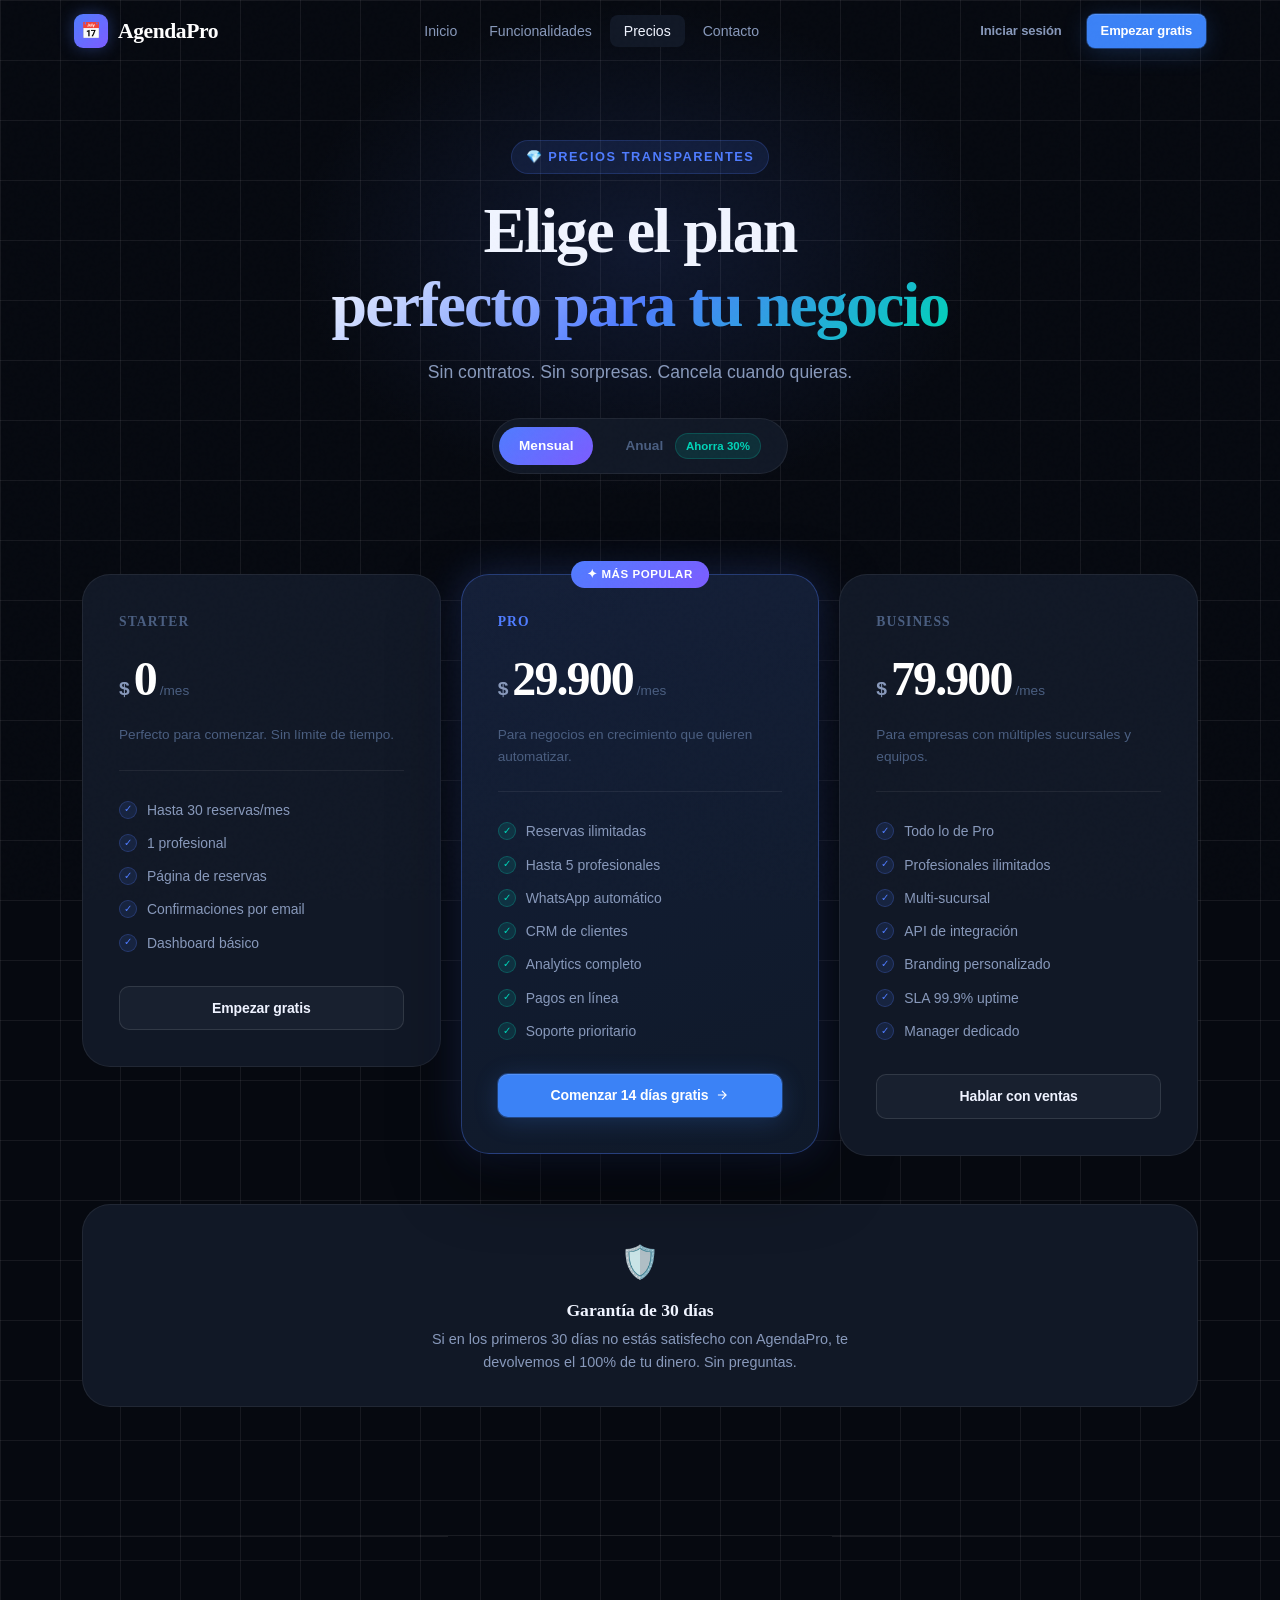
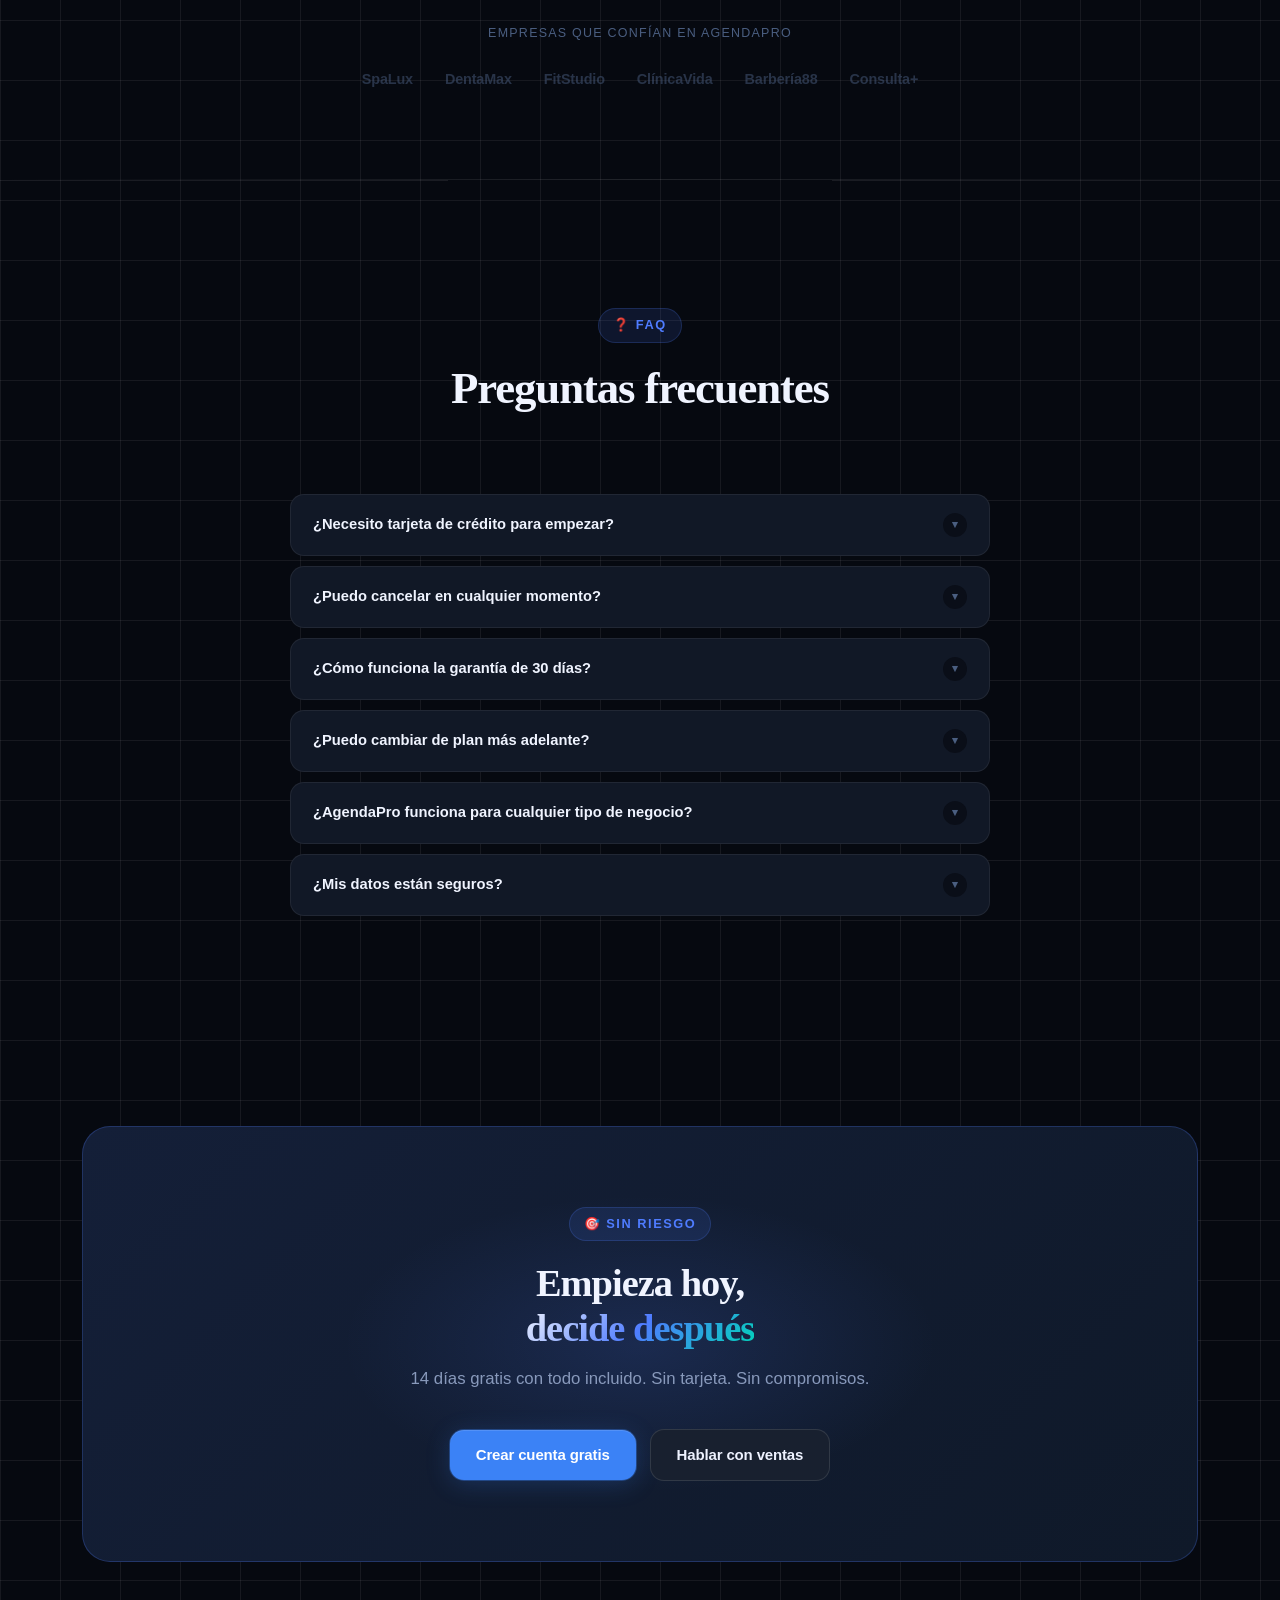
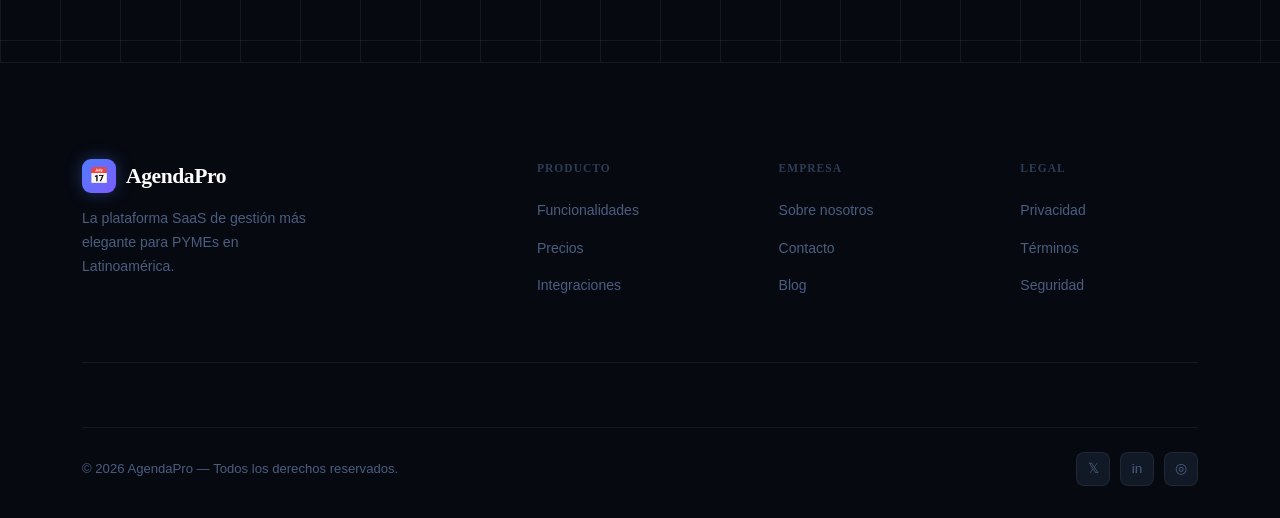
<file: precios.html>
<!DOCTYPE html>
<html lang="es">
<head>
  <meta charset="UTF-8" />
  <meta name="viewport" content="width=device-width, initial-scale=1.0" />
  <title>Precios — AgendaPro</title>
  <meta name="description" content="Planes flexibles para PYMEs de todos los tamaños. Empieza gratis hoy." />
  <link rel="stylesheet" href="css/styles.css" />
  <link rel="icon" href="data:image/svg+xml,<svg xmlns='http://www.w3.org/2000/svg' viewBox='0 0 100 100'><text y='.9em' font-size='90'>📅</text></svg>" />
  <style>
    .pricing-hero { padding: 140px 0 60px; text-align: center; position: relative; overflow: hidden; }
    .pricing-hero::before {
      content: ''; position: absolute; top:0; left:50%; transform:translateX(-50%);
      width:700px; height:500px;
      background: radial-gradient(ellipse, rgba(79,124,255,0.13) 0%, transparent 70%);
      pointer-events: none;
    }
    .pricing-hero h1 { font-size: clamp(2.4rem,5vw,4rem); font-weight:800; letter-spacing:-0.03em; margin-bottom:16px; position:relative; }
    .pricing-hero p { font-size:1.1rem; color:var(--text-2); max-width:520px; margin:0 auto 32px; position:relative; }

    /* Toggle */
    .billing-toggle {
      display: inline-flex;
      align-items: center;
      gap: 12px;
      background: var(--surface);
      border: 1px solid var(--border);
      border-radius: 100px;
      padding: 6px;
      position: relative;
    }

    .toggle-btn {
      padding: 8px 20px;
      border-radius: 100px;
      font-size: 0.85rem;
      font-weight: 600;
      color: var(--text-3);
      transition: var(--transition);
      cursor: pointer;
    }

    .toggle-btn.active {
      background: linear-gradient(135deg, var(--accent), var(--accent-2));
      color: var(--white);
    }

    .toggle-save {
      display: inline-flex;
      align-items: center;
      gap: 4px;
      background: var(--teal-soft);
      color: var(--teal);
      border: 1px solid rgba(0,212,184,0.2);
      border-radius: 100px;
      padding: 3px 10px;
      font-size: 0.72rem;
      font-weight: 700;
      margin-left: 8px;
    }

    /* FAQ */
    .faq-list { max-width: 700px; margin: 0 auto; }
    .faq-item {
      border: 1px solid var(--border);
      border-radius: var(--radius);
      margin-bottom: 10px;
      overflow: hidden;
      background: var(--surface);
      transition: var(--transition);
    }
    .faq-item:hover { border-color: var(--border-2); }

    .faq-question {
      display: flex;
      align-items: center;
      justify-content: space-between;
      padding: 18px 22px;
      cursor: pointer;
      font-size: 0.92rem;
      font-weight: 600;
      color: var(--text);
      user-select: none;
    }

    .faq-arrow {
      width: 24px; height: 24px;
      background: var(--bg-2);
      border-radius: 50%;
      display: flex;
      align-items: center;
      justify-content: center;
      font-size: 0.7rem;
      color: var(--text-3);
      transition: var(--transition);
      flex-shrink: 0;
    }

    .faq-item.open .faq-arrow { transform: rotate(180deg); background: var(--accent-soft); color: var(--accent); }

    .faq-answer {
      display: none;
      padding: 0 22px 18px;
      font-size: 0.88rem;
      color: var(--text-2);
      line-height: 1.7;
    }

    .faq-item.open .faq-answer { display: block; }

    /* Trust logos */
    .trust-section { padding: 60px 0; text-align: center; }
    .trust-label { font-size: 0.78rem; color: var(--text-3); letter-spacing: 0.1em; text-transform: uppercase; margin-bottom: 24px; }
    .trust-logos {
      display: flex;
      align-items: center;
      justify-content: center;
      gap: 32px;
      flex-wrap: wrap;
    }
    .trust-logo {
      font-size: 0.9rem;
      font-weight: 700;
      color: var(--text-3);
      opacity: 0.5;
      letter-spacing: -0.01em;
      transition: var(--transition);
    }
    .trust-logo:hover { opacity: 0.8; color: var(--text-2); }
  </style>
</head>
<body class="grid-bg noise">

<!-- ─── NAVBAR ─── -->
<nav class="navbar" id="navbar">
  <div class="navbar-inner">
    <a href="index.html" class="nav-logo">
      <div class="nav-logo-icon">📅</div>
      AgendaPro
    </a>
    <ul class="nav-links">
      <li><a href="index.html">Inicio</a></li>
      <li><a href="funcionalidades.html">Funcionalidades</a></li>
      <li><a href="precios.html" class="active">Precios</a></li>
      <li><a href="contacto.html">Contacto</a></li>
    </ul>
    <div class="nav-actions">
      <a href="login.html" class="btn btn-ghost btn-sm">Iniciar sesión</a>
      <a href="#" class="btn btn-primary btn-sm">Empezar gratis</a>
    </div>
    <button class="nav-mobile-toggle" aria-label="Menú">
      <span></span><span></span><span></span>
    </button>
  </div>
</nav>

<div class="mobile-nav" id="mobile-nav">
  <a href="index.html">Inicio</a>
  <a href="funcionalidades.html">Funcionalidades</a>
  <a href="precios.html">Precios</a>
  <a href="contacto.html">Contacto</a>
  <div class="mobile-nav-sep"></div>
  <a href="login.html">Iniciar sesión</a>
  <a href="#" style="color:var(--accent);font-weight:600;">Empezar gratis →</a>
</div>

<!-- ─── HERO ─── -->
<section class="pricing-hero">
  <div class="container">
    <span class="section-label animate-in">💎 Precios transparentes</span>
    <h1 class="animate-in delay-1">Elige el plan<br><span class="gradient-text">perfecto para tu negocio</span></h1>
    <p class="animate-in delay-2">Sin contratos. Sin sorpresas. Cancela cuando quieras.</p>

    <div class="animate-in delay-3">
      <div class="billing-toggle" id="billingToggle">
        <span class="toggle-btn active" data-period="monthly">Mensual</span>
        <span class="toggle-btn" data-period="annual">
          Anual
          <span class="toggle-save">Ahorra 30%</span>
        </span>
      </div>
    </div>
  </div>
</section>

<!-- ─── PRICING CARDS ─── -->
<section class="section" style="padding-top:40px">
  <div class="container">
    <div class="pricing-grid">

      <!-- Starter -->
      <div class="pricing-card">
        <div class="plan-name">Starter</div>
        <div class="plan-price">
          <span class="price-currency">$</span>
          <span class="price-amount" data-monthly="0" data-annual="0">0</span>
          <span class="price-period">/mes</span>
        </div>
        <p class="plan-desc">Perfecto para comenzar. Sin límite de tiempo.</p>

        <div class="plan-features">
          <div class="plan-feature"><div class="feature-check">✓</div> Hasta 30 reservas/mes</div>
          <div class="plan-feature"><div class="feature-check">✓</div> 1 profesional</div>
          <div class="plan-feature"><div class="feature-check">✓</div> Página de reservas</div>
          <div class="plan-feature"><div class="feature-check">✓</div> Confirmaciones por email</div>
          <div class="plan-feature"><div class="feature-check">✓</div> Dashboard básico</div>
        </div>

        <a href="#" class="btn btn-secondary" style="width:100%;justify-content:center;">
          Empezar gratis
        </a>
      </div>

      <!-- Pro (Featured) -->
      <div class="pricing-card featured">
        <div class="featured-badge">✦ Más popular</div>
        <div class="plan-name" style="color:var(--accent)">Pro</div>
        <div class="plan-price">
          <span class="price-currency">$</span>
          <span class="price-amount" data-monthly="29.900" data-annual="20.900">29.900</span>
          <span class="price-period">/mes</span>
        </div>
        <p class="plan-desc">Para negocios en crecimiento que quieren automatizar.</p>

        <div class="plan-features">
          <div class="plan-feature"><div class="feature-check teal">✓</div> Reservas ilimitadas</div>
          <div class="plan-feature"><div class="feature-check teal">✓</div> Hasta 5 profesionales</div>
          <div class="plan-feature"><div class="feature-check teal">✓</div> WhatsApp automático</div>
          <div class="plan-feature"><div class="feature-check teal">✓</div> CRM de clientes</div>
          <div class="plan-feature"><div class="feature-check teal">✓</div> Analytics completo</div>
          <div class="plan-feature"><div class="feature-check teal">✓</div> Pagos en línea</div>
          <div class="plan-feature"><div class="feature-check teal">✓</div> Soporte prioritario</div>
        </div>

        <a href="#" class="btn btn-primary" style="width:100%;justify-content:center;">
          Comenzar 14 días gratis
          <svg width="14" height="14" fill="none" stroke="currentColor" stroke-width="2" viewBox="0 0 24 24"><path d="M5 12h14M12 5l7 7-7 7"/></svg>
        </a>
      </div>

      <!-- Enterprise -->
      <div class="pricing-card">
        <div class="plan-name">Business</div>
        <div class="plan-price">
          <span class="price-currency">$</span>
          <span class="price-amount" data-monthly="79.900" data-annual="55.900">79.900</span>
          <span class="price-period">/mes</span>
        </div>
        <p class="plan-desc">Para empresas con múltiples sucursales y equipos.</p>

        <div class="plan-features">
          <div class="plan-feature"><div class="feature-check">✓</div> Todo lo de Pro</div>
          <div class="plan-feature"><div class="feature-check">✓</div> Profesionales ilimitados</div>
          <div class="plan-feature"><div class="feature-check">✓</div> Multi-sucursal</div>
          <div class="plan-feature"><div class="feature-check">✓</div> API de integración</div>
          <div class="plan-feature"><div class="feature-check">✓</div> Branding personalizado</div>
          <div class="plan-feature"><div class="feature-check">✓</div> SLA 99.9% uptime</div>
          <div class="plan-feature"><div class="feature-check">✓</div> Manager dedicado</div>
        </div>

        <a href="contacto.html" class="btn btn-secondary" style="width:100%;justify-content:center;">
          Hablar con ventas
        </a>
      </div>

    </div>

    <!-- Guarantee -->
    <div style="text-align:center; margin-top:48px; padding:32px; background:var(--surface); border:1px solid var(--border); border-radius:var(--radius-xl);">
      <div style="font-size:2rem; margin-bottom:12px;">🛡️</div>
      <h3 style="font-size:1.1rem; font-weight:700; margin-bottom:8px;">Garantía de 30 días</h3>
      <p style="font-size:0.9rem; color:var(--text-2); max-width:480px; margin:0 auto;">Si en los primeros 30 días no estás satisfecho con AgendaPro, te devolvemos el 100% de tu dinero. Sin preguntas.</p>
    </div>
  </div>
</section>

<!-- ─── TRUST ─── -->
<div class="divider"></div>
<section class="trust-section">
  <div class="container">
    <p class="trust-label">Empresas que confían en AgendaPro</p>
    <div class="trust-logos">
      <span class="trust-logo">SpaLux</span>
      <span class="trust-logo">DentaMax</span>
      <span class="trust-logo">FitStudio</span>
      <span class="trust-logo">ClínicaVida</span>
      <span class="trust-logo">Barbería88</span>
      <span class="trust-logo">Consulta+</span>
    </div>
  </div>
</section>
<div class="divider"></div>

<!-- ─── FAQ ─── -->
<section class="section">
  <div class="container">
    <div class="section-header">
      <span class="section-label">❓ FAQ</span>
      <h2>Preguntas frecuentes</h2>
    </div>

    <div class="faq-list">
      <div class="faq-item">
        <div class="faq-question">¿Necesito tarjeta de crédito para empezar? <span class="faq-arrow">▾</span></div>
        <div class="faq-answer">No. El plan Starter es gratis para siempre sin tarjeta. Para el plan Pro tienes 14 días de prueba gratuita sin necesidad de ingresar datos de pago.</div>
      </div>
      <div class="faq-item">
        <div class="faq-question">¿Puedo cancelar en cualquier momento? <span class="faq-arrow">▾</span></div>
        <div class="faq-answer">Sí, absolutamente. No hay contratos ni compromisos. Puedes cancelar tu plan en cualquier momento desde tu panel de configuración.</div>
      </div>
      <div class="faq-item">
        <div class="faq-question">¿Cómo funciona la garantía de 30 días? <span class="faq-arrow">▾</span></div>
        <div class="faq-answer">Si dentro de los primeros 30 días después de contratar un plan pago no quedas satisfecho, te devolvemos el 100% de tu inversión. Solo escríbenos a soporte y procesamos el reembolso en 2-3 días hábiles.</div>
      </div>
      <div class="faq-item">
        <div class="faq-question">¿Puedo cambiar de plan más adelante? <span class="faq-arrow">▾</span></div>
        <div class="faq-answer">Sí. Puedes subir o bajar de plan cuando quieras. Los cambios se aplican de forma inmediata y los cobros se prorratean automáticamente.</div>
      </div>
      <div class="faq-item">
        <div class="faq-question">¿AgendaPro funciona para cualquier tipo de negocio? <span class="faq-arrow">▾</span></div>
        <div class="faq-answer">Sí. AgendaPro funciona para salones de belleza, clínicas, consultorios médicos, gimnasios, barberías, centros de estética, psicólogos, tutores, fotógrafos y cualquier negocio que trabaje con citas o reservas.</div>
      </div>
      <div class="faq-item">
        <div class="faq-question">¿Mis datos están seguros? <span class="faq-arrow">▾</span></div>
        <div class="faq-answer">Totalmente. Usamos cifrado SSL/TLS, backups automáticos diarios y servidores en centros de datos certificados. Cumplimos con GDPR y normativas locales de protección de datos.</div>
      </div>
    </div>
  </div>
</section>

<!-- ─── CTA ─── -->
<section class="cta-section">
  <div class="container">
    <div class="cta-box">
      <span class="section-label">🎯 Sin riesgo</span>
      <h2>Empieza hoy,<br><span class="gradient-text">decide después</span></h2>
      <p>14 días gratis con todo incluido. Sin tarjeta. Sin compromisos.</p>
      <div class="cta-actions">
        <a href="#" class="btn btn-primary btn-lg">Crear cuenta gratis</a>
        <a href="contacto.html" class="btn btn-secondary btn-lg">Hablar con ventas</a>
      </div>
    </div>
  </div>
</section>

<!-- ─── FOOTER ─── -->
<footer class="footer">
  <div class="container">
    <div class="footer-grid">
      <div class="footer-brand">
        <a href="index.html" class="nav-logo" style="margin-bottom:0">
          <div class="nav-logo-icon">📅</div>
          AgendaPro
        </a>
        <p>La plataforma SaaS de gestión más elegante para PYMEs en Latinoamérica.</p>
      </div>
      <div>
        <div class="footer-col-title">Producto</div>
        <ul class="footer-links">
          <li><a href="funcionalidades.html">Funcionalidades</a></li>
          <li><a href="precios.html">Precios</a></li>
          <li><a href="#">Integraciones</a></li>
        </ul>
      </div>
      <div>
        <div class="footer-col-title">Empresa</div>
        <ul class="footer-links">
          <li><a href="#">Sobre nosotros</a></li>
          <li><a href="contacto.html">Contacto</a></li>
          <li><a href="#">Blog</a></li>
        </ul>
      </div>
      <div>
        <div class="footer-col-title">Legal</div>
        <ul class="footer-links">
          <li><a href="#">Privacidad</a></li>
          <li><a href="#">Términos</a></li>
          <li><a href="#">Seguridad</a></li>
        </ul>
      </div>
    </div>
    <div class="footer-bottom">
      <span>© 2026 AgendaPro — Todos los derechos reservados.</span>
      <div class="footer-socials">
        <a href="#" class="social-btn">𝕏</a>
        <a href="#" class="social-btn">in</a>
        <a href="#" class="social-btn">◎</a>
      </div>
    </div>
  </div>
</footer>

<script src="js/main.js"></script>
<script>
  // Billing toggle
  const toggleBtns = document.querySelectorAll('.toggle-btn');
  const priceAmounts = document.querySelectorAll('.price-amount');
  let currentPeriod = 'monthly';

  toggleBtns.forEach(btn => {
    btn.addEventListener('click', () => {
      toggleBtns.forEach(b => b.classList.remove('active'));
      btn.classList.add('active');
      currentPeriod = btn.dataset.period;

      priceAmounts.forEach(el => {
        const val = parseFloat(el.dataset[currentPeriod]);
        if (val === 0) {
          el.textContent = '0';
        } else {
          el.textContent = val.toLocaleString('es-CL');
        }
      });
    });
  });

  // FAQ accordion
  document.querySelectorAll('.faq-question').forEach(q => {
    q.addEventListener('click', () => {
      const item = q.parentElement;
      const wasOpen = item.classList.contains('open');
      document.querySelectorAll('.faq-item').forEach(i => i.classList.remove('open'));
      if (!wasOpen) item.classList.add('open');
    });
  });
</script>
</body>
</html>
</file>
<file: css/styles.css>
/* ============================================
   AGENDAPRO — PREMIUM SAAS DESIGN SYSTEM
   ============================================ */

@import url('https://fonts.googleapis.com/css2?family=Syne:wght@400;500;600;700;800&family=DM+Sans:ital,opsz,wght@0,9..40,300;0,9..40,400;0,9..40,500;0,9..40,600;1,9..40,300&display=swap');

/* ─── CSS VARIABLES ─── */
:root {
  --bg:          #080C14;
  --bg-2:        #0D1220;
  --bg-3:        #111827;
  --surface:     #131C2E;
  --surface-2:   #1A2540;
  --border:      rgba(255,255,255,0.07);
  --border-2:    rgba(255,255,255,0.12);

  --accent:      #4F7CFF;
  --accent-2:    #7C5CFF;
  --accent-glow: rgba(79,124,255,0.35);
  --accent-soft: rgba(79,124,255,0.12);
  --teal:        #00D4B8;
  --teal-soft:   rgba(0,212,184,0.12);

  --text:        #F0F4FF;
  --text-2:      #A8B4CC;
  --text-3:      #5A6A84;
  --white:       #FFFFFF;

  --radius-sm:   8px;
  --radius:      14px;
  --radius-lg:   20px;
  --radius-xl:   28px;

  --shadow-sm:   0 2px 12px rgba(0,0,0,0.3);
  --shadow:      0 8px 32px rgba(0,0,0,0.4);
  --shadow-lg:   0 24px 64px rgba(0,0,0,0.5);
  --glow:        0 0 40px rgba(79,124,255,0.25);

  --font-display: 'Syne', sans-serif;
  --font-body:    'DM Sans', sans-serif;

  --transition:  all 0.25s cubic-bezier(0.4,0,0.2,1);
  --transition-slow: all 0.4s cubic-bezier(0.4,0,0.2,1);
}

/* ─── RESET & BASE ─── */
*, *::before, *::after { box-sizing: border-box; margin: 0; padding: 0; }

html { scroll-behavior: smooth; font-size: 16px; }

body {
  background: var(--bg);
  color: var(--text);
  font-family: var(--font-body);
  font-size: 1rem;
  line-height: 1.65;
  -webkit-font-smoothing: antialiased;
  overflow-x: hidden;
}

img, video { display: block; max-width: 100%; }
a { color: inherit; text-decoration: none; }
ul { list-style: none; }
button { cursor: pointer; border: none; background: none; font-family: inherit; }
input, textarea, select { font-family: inherit; }

/* ─── SCROLLBAR ─── */
::-webkit-scrollbar { width: 6px; }
::-webkit-scrollbar-track { background: var(--bg-2); }
::-webkit-scrollbar-thumb { background: var(--surface-2); border-radius: 3px; }

/* ─── GRID BACKGROUND ─── */
.grid-bg {
  background-image:
    linear-gradient(var(--border) 1px, transparent 1px),
    linear-gradient(90deg, var(--border) 1px, transparent 1px);
  background-size: 60px 60px;
}

/* ─── NOISE TEXTURE ─── */
.noise::after {
  content: '';
  position: fixed;
  inset: 0;
  background-image: url("data:image/svg+xml,%3Csvg viewBox='0 0 256 256' xmlns='http://www.w3.org/2000/svg'%3E%3Cfilter id='noise'%3E%3CfeTurbulence type='fractalNoise' baseFrequency='0.9' numOctaves='4' stitchTiles='stitch'/%3E%3C/filter%3E%3Crect width='100%25' height='100%25' filter='url(%23noise)' opacity='0.035'/%3E%3C/svg%3E");
  pointer-events: none;
  z-index: 9999;
  opacity: .4;
}

/* ─── CONTAINER ─── */
.container {
  width: 100%;
  max-width: 1200px;
  margin: 0 auto;
  padding: 0 24px;
}

/* ─── TYPOGRAPHY ─── */
h1, h2, h3, h4 {
  font-family: var(--font-display);
  line-height: 1.15;
  color: var(--text);
}

.display-xl {
  font-size: clamp(2.6rem, 6vw, 4.8rem);
  font-weight: 800;
  letter-spacing: -0.03em;
}

.display-lg {
  font-size: clamp(2rem, 4vw, 3.2rem);
  font-weight: 700;
  letter-spacing: -0.025em;
}

.display-md {
  font-size: clamp(1.5rem, 3vw, 2.2rem);
  font-weight: 700;
  letter-spacing: -0.02em;
}

.gradient-text {
  background: linear-gradient(135deg, var(--text) 0%, var(--accent) 50%, var(--teal) 100%);
  -webkit-background-clip: text;
  -webkit-text-fill-color: transparent;
  background-clip: text;
}

.section-label {
  display: inline-flex;
  align-items: center;
  gap: 8px;
  font-size: 0.8rem;
  font-weight: 600;
  letter-spacing: 0.12em;
  text-transform: uppercase;
  color: var(--accent);
  background: var(--accent-soft);
  border: 1px solid rgba(79,124,255,0.2);
  padding: 6px 14px;
  border-radius: 100px;
  margin-bottom: 20px;
}

/* ─── BUTTONS ─── */
.btn {
  display: inline-flex;
  align-items: center;
  justify-content: center;
  gap: 8px;
  padding: 12px 24px;
  border-radius: var(--radius);
  font-size: 0.9rem;
  font-weight: 600;
  font-family: var(--font-body);
  transition: var(--transition);
  white-space: nowrap;
  position: relative;
  overflow: hidden;
}

.btn-primary {
  background: linear-gradient(135deg, var(--accent) 0%, var(--accent-2) 100%);
  color: var(--white);
  box-shadow: 0 4px 20px var(--accent-glow);
}
.btn-primary::before {
  content: '';
  position: absolute;
  inset: 0;
  background: linear-gradient(135deg, rgba(255,255,255,0.1), transparent);
  opacity: 0;
  transition: var(--transition);
}
.btn-primary:hover { transform: translateY(-2px); box-shadow: 0 8px 30px var(--accent-glow); }
.btn-primary:hover::before { opacity: 1; }
.btn-primary:active { transform: translateY(0); }

.btn-secondary {
  background: var(--surface);
  color: var(--text);
  border: 1px solid var(--border-2);
}
.btn-secondary:hover {
  background: var(--surface-2);
  border-color: rgba(79,124,255,0.3);
  transform: translateY(-2px);
}

.btn-ghost {
  background: transparent;
  color: var(--text-2);
  border: 1px solid var(--border);
}
.btn-ghost:hover { color: var(--text); border-color: var(--border-2); background: var(--surface); }

.btn-lg { padding: 16px 32px; font-size: 1rem; border-radius: var(--radius-lg); }
.btn-sm { padding: 8px 16px; font-size: 0.8rem; border-radius: var(--radius-sm); }

/* ─── NAVBAR ─── */
.navbar {
  position: fixed;
  top: 0; left: 0; right: 0;
  z-index: 1000;
  padding: 0;
  transition: var(--transition);
}

.navbar-inner {
  display: flex;
  align-items: center;
  justify-content: space-between;
  height: 68px;
  padding: 0 24px;
  max-width: 1200px;
  margin: 0 auto;
}

.navbar.scrolled {
  background: rgba(8,12,20,0.85);
  backdrop-filter: blur(20px);
  -webkit-backdrop-filter: blur(20px);
  border-bottom: 1px solid var(--border);
}

.nav-logo {
  display: flex;
  align-items: center;
  gap: 10px;
  font-family: var(--font-display);
  font-weight: 800;
  font-size: 1.35rem;
  color: var(--white);
  letter-spacing: -0.02em;
}

.nav-logo-icon {
  width: 34px; height: 34px;
  background: linear-gradient(135deg, var(--accent), var(--accent-2));
  border-radius: 9px;
  display: flex;
  align-items: center;
  justify-content: center;
  font-size: 1rem;
  box-shadow: 0 0 16px var(--accent-glow);
}

.nav-links {
  display: flex;
  align-items: center;
  gap: 4px;
}

.nav-links a {
  padding: 8px 14px;
  color: var(--text-2);
  font-size: 0.88rem;
  font-weight: 500;
  border-radius: var(--radius-sm);
  transition: var(--transition);
}

.nav-links a:hover, .nav-links a.active {
  color: var(--text);
  background: var(--surface);
}

.nav-actions {
  display: flex;
  align-items: center;
  gap: 10px;
}

.nav-mobile-toggle {
  display: none;
  width: 36px; height: 36px;
  flex-direction: column;
  align-items: center;
  justify-content: center;
  gap: 5px;
  border-radius: var(--radius-sm);
  background: var(--surface);
  border: 1px solid var(--border);
  transition: var(--transition);
}

.nav-mobile-toggle span {
  width: 18px; height: 2px;
  background: var(--text-2);
  border-radius: 2px;
  transition: var(--transition);
}

.nav-mobile-toggle:hover { background: var(--surface-2); }
.nav-mobile-toggle:hover span { background: var(--text); }

/* ─── HERO ─── */
.hero-section {
  position: relative;
  min-height: 100vh;
  display: flex;
  align-items: center;
  padding: 120px 0 80px;
  overflow: hidden;
}

.hero-glow {
  position: absolute;
  width: 600px; height: 600px;
  border-radius: 50%;
  filter: blur(120px);
  pointer-events: none;
}
.hero-glow-1 {
  background: radial-gradient(circle, rgba(79,124,255,0.18) 0%, transparent 70%);
  top: -100px; left: -100px;
}
.hero-glow-2 {
  background: radial-gradient(circle, rgba(124,92,255,0.15) 0%, transparent 70%);
  top: 50%; right: -200px;
  transform: translateY(-50%);
}
.hero-glow-3 {
  background: radial-gradient(circle, rgba(0,212,184,0.1) 0%, transparent 70%);
  bottom: -100px; left: 30%;
}

.hero-grid {
  display: grid;
  grid-template-columns: 1fr 1fr;
  gap: 60px;
  align-items: center;
}

.hero-badge {
  display: inline-flex;
  align-items: center;
  gap: 8px;
  padding: 6px 14px 6px 6px;
  background: var(--surface);
  border: 1px solid var(--border-2);
  border-radius: 100px;
  font-size: 0.78rem;
  font-weight: 500;
  color: var(--text-2);
  margin-bottom: 24px;
}

.hero-badge-dot {
  width: 22px; height: 22px;
  background: linear-gradient(135deg, var(--accent), var(--teal));
  border-radius: 50%;
  display: flex;
  align-items: center;
  justify-content: center;
  font-size: 0.7rem;
}

.hero-title {
  font-size: clamp(2.8rem, 5.5vw, 4.4rem);
  font-weight: 800;
  letter-spacing: -0.03em;
  line-height: 1.1;
  margin-bottom: 20px;
}

.hero-desc {
  font-size: 1.1rem;
  color: var(--text-2);
  max-width: 480px;
  margin-bottom: 36px;
  line-height: 1.7;
}

.hero-cta {
  display: flex;
  align-items: center;
  gap: 14px;
  flex-wrap: wrap;
}

.hero-social-proof {
  display: flex;
  align-items: center;
  gap: 12px;
  margin-top: 36px;
  padding-top: 28px;
  border-top: 1px solid var(--border);
}

.avatars {
  display: flex;
}
.avatar {
  width: 34px; height: 34px;
  border-radius: 50%;
  border: 2px solid var(--bg);
  margin-left: -8px;
  background: linear-gradient(135deg, var(--surface-2), var(--accent));
  font-size: 0.7rem;
  display: flex;
  align-items: center;
  justify-content: center;
  font-weight: 600;
}
.avatar:first-child { margin-left: 0; }

.social-proof-text { font-size: 0.85rem; color: var(--text-2); }
.social-proof-text strong { color: var(--text); }

/* ─── DASHBOARD CARD (hero) ─── */
.hero-visual {
  position: relative;
}

.dashboard-preview {
  background: var(--surface);
  border: 1px solid var(--border-2);
  border-radius: var(--radius-xl);
  padding: 24px;
  box-shadow: var(--shadow-lg), var(--glow);
  position: relative;
  overflow: hidden;
}

.dashboard-preview::before {
  content: '';
  position: absolute;
  top: 0; left: 0; right: 0;
  height: 1px;
  background: linear-gradient(90deg, transparent, rgba(79,124,255,0.5), transparent);
}

.dash-header {
  display: flex;
  align-items: center;
  justify-content: space-between;
  margin-bottom: 20px;
}

.dash-title {
  font-family: var(--font-display);
  font-weight: 700;
  font-size: 0.95rem;
}

.dash-status {
  display: flex;
  align-items: center;
  gap: 6px;
  font-size: 0.75rem;
  color: var(--teal);
  background: var(--teal-soft);
  padding: 4px 10px;
  border-radius: 100px;
}
.dash-status-dot {
  width: 6px; height: 6px;
  background: var(--teal);
  border-radius: 50%;
  animation: pulse 2s infinite;
}

.dash-stats {
  display: grid;
  grid-template-columns: repeat(3,1fr);
  gap: 12px;
  margin-bottom: 20px;
}

.dash-stat {
  background: var(--bg-2);
  border: 1px solid var(--border);
  border-radius: var(--radius);
  padding: 16px 14px;
  text-align: center;
}

.dash-stat-num {
  font-family: var(--font-display);
  font-size: 1.4rem;
  font-weight: 700;
  color: var(--text);
  display: block;
}

.dash-stat-label {
  font-size: 0.72rem;
  color: var(--text-3);
  margin-top: 4px;
  display: block;
}

.dash-stat-change {
  font-size: 0.7rem;
  color: var(--teal);
  display: block;
  margin-top: 2px;
}

.dash-chart {
  background: var(--bg-2);
  border: 1px solid var(--border);
  border-radius: var(--radius);
  padding: 16px;
  margin-bottom: 16px;
}

.chart-label {
  font-size: 0.75rem;
  color: var(--text-3);
  margin-bottom: 12px;
}

.chart-bars {
  display: flex;
  align-items: flex-end;
  gap: 6px;
  height: 60px;
}

.bar {
  flex: 1;
  border-radius: 4px 4px 0 0;
  transition: var(--transition);
  background: var(--accent-soft);
  border: 1px solid rgba(79,124,255,0.2);
}
.bar.active { background: linear-gradient(180deg, var(--accent), var(--accent-2)); border-color: var(--accent); }

.dash-appointments {
  display: flex;
  flex-direction: column;
  gap: 8px;
}

.appointment-row {
  display: flex;
  align-items: center;
  justify-content: space-between;
  padding: 10px 12px;
  background: var(--bg-2);
  border: 1px solid var(--border);
  border-radius: var(--radius-sm);
  font-size: 0.8rem;
}

.appt-client { font-weight: 500; color: var(--text); }
.appt-time { color: var(--text-3); }
.appt-badge {
  padding: 2px 8px;
  border-radius: 100px;
  font-size: 0.68rem;
  font-weight: 600;
}
.appt-badge.confirmed { background: rgba(0,212,184,0.15); color: var(--teal); }
.appt-badge.pending { background: rgba(255,200,79,0.15); color: #FFC84F; }

/* ─── FLOATING CARDS ─── */
.floating-card {
  position: absolute;
  background: var(--surface);
  border: 1px solid var(--border-2);
  border-radius: var(--radius);
  padding: 12px 16px;
  box-shadow: var(--shadow);
  font-size: 0.8rem;
  white-space: nowrap;
  animation: float 4s ease-in-out infinite;
}

.floating-card-1 {
  top: -20px; right: -30px;
  animation-delay: 0s;
}
.floating-card-2 {
  bottom: 40px; left: -40px;
  animation-delay: -2s;
}

.fc-icon { margin-right: 6px; }
.fc-value { font-weight: 700; color: var(--text); }
.fc-label { color: var(--text-3); font-size: 0.72rem; }

/* ─── SECTIONS COMMON ─── */
.section {
  padding: 100px 0;
}

.section-header {
  text-align: center;
  margin-bottom: 64px;
}

.section-header h2 {
  font-size: clamp(1.8rem, 3.5vw, 2.8rem);
  font-weight: 700;
  letter-spacing: -0.025em;
  margin-bottom: 16px;
}

.section-header p {
  font-size: 1.05rem;
  color: var(--text-2);
  max-width: 500px;
  margin: 0 auto;
}

/* ─── FEATURES CARDS ─── */
.features-grid {
  display: grid;
  grid-template-columns: repeat(3, 1fr);
  gap: 20px;
}

.feature-card {
  background: var(--surface);
  border: 1px solid var(--border);
  border-radius: var(--radius-lg);
  padding: 28px;
  transition: var(--transition);
  position: relative;
  overflow: hidden;
}

.feature-card::before {
  content: '';
  position: absolute;
  inset: 0;
  background: linear-gradient(135deg, var(--accent-soft) 0%, transparent 60%);
  opacity: 0;
  transition: var(--transition);
}

.feature-card:hover {
  border-color: rgba(79,124,255,0.3);
  transform: translateY(-4px);
  box-shadow: var(--shadow), var(--glow);
}
.feature-card:hover::before { opacity: 1; }

.feature-icon {
  width: 48px; height: 48px;
  background: var(--accent-soft);
  border: 1px solid rgba(79,124,255,0.2);
  border-radius: var(--radius);
  display: flex;
  align-items: center;
  justify-content: center;
  font-size: 1.3rem;
  margin-bottom: 18px;
  position: relative;
}

.feature-card h3 {
  font-size: 1rem;
  font-weight: 700;
  margin-bottom: 10px;
  position: relative;
}

.feature-card p {
  font-size: 0.88rem;
  color: var(--text-2);
  line-height: 1.65;
  position: relative;
}

.feature-tag {
  display: inline-block;
  margin-top: 14px;
  font-size: 0.72rem;
  color: var(--accent);
  font-weight: 600;
  position: relative;
}

/* ─── METRICS STRIP ─── */
.metrics-strip {
  background: var(--surface);
  border-top: 1px solid var(--border);
  border-bottom: 1px solid var(--border);
  padding: 48px 0;
}

.metrics-grid {
  display: grid;
  grid-template-columns: repeat(4, 1fr);
  gap: 0;
}

.metric-item {
  text-align: center;
  padding: 0 24px;
  border-right: 1px solid var(--border);
}
.metric-item:last-child { border-right: none; }

.metric-num {
  font-family: var(--font-display);
  font-size: 2.4rem;
  font-weight: 800;
  letter-spacing: -0.03em;
  color: var(--white);
  display: block;
}

.metric-label {
  font-size: 0.85rem;
  color: var(--text-3);
  margin-top: 4px;
}

/* ─── PRICING SECTION ─── */
.pricing-grid {
  display: grid;
  grid-template-columns: repeat(3, 1fr);
  gap: 20px;
  align-items: start;
}

.pricing-card {
  background: var(--surface);
  border: 1px solid var(--border);
  border-radius: var(--radius-xl);
  padding: 36px;
  position: relative;
  transition: var(--transition);
}

.pricing-card:hover {
  transform: translateY(-4px);
  box-shadow: var(--shadow-lg);
}

.pricing-card.featured {
  background: linear-gradient(160deg, #141F38 0%, #0F1929 100%);
  border-color: rgba(79,124,255,0.35);
  box-shadow: var(--shadow-lg), var(--glow);
  transform: scale(1.03);
}

.pricing-card.featured:hover {
  transform: scale(1.03) translateY(-4px);
}

.featured-badge {
  position: absolute;
  top: -14px;
  left: 50%;
  transform: translateX(-50%);
  background: linear-gradient(135deg, var(--accent), var(--accent-2));
  color: var(--white);
  font-size: 0.72rem;
  font-weight: 700;
  letter-spacing: 0.05em;
  text-transform: uppercase;
  padding: 4px 16px;
  border-radius: 100px;
  white-space: nowrap;
}

.plan-name {
  font-family: var(--font-display);
  font-size: 0.85rem;
  font-weight: 700;
  letter-spacing: 0.08em;
  text-transform: uppercase;
  color: var(--text-3);
  margin-bottom: 8px;
}

.plan-price {
  display: flex;
  align-items: baseline;
  gap: 4px;
  margin-bottom: 6px;
}

.price-currency { font-size: 1.2rem; font-weight: 600; color: var(--text-2); margin-top: 4px; }
.price-amount {
  font-family: var(--font-display);
  font-size: 3rem;
  font-weight: 800;
  letter-spacing: -0.04em;
  color: var(--white);
}
.price-period { font-size: 0.85rem; color: var(--text-3); }

.plan-desc {
  font-size: 0.85rem;
  color: var(--text-3);
  margin-bottom: 28px;
  padding-bottom: 24px;
  border-bottom: 1px solid var(--border);
}

.plan-features {
  display: flex;
  flex-direction: column;
  gap: 11px;
  margin-bottom: 32px;
}

.plan-feature {
  display: flex;
  align-items: center;
  gap: 10px;
  font-size: 0.87rem;
  color: var(--text-2);
}

.feature-check {
  width: 18px; height: 18px;
  background: var(--accent-soft);
  border: 1px solid rgba(79,124,255,0.25);
  border-radius: 50%;
  display: flex;
  align-items: center;
  justify-content: center;
  font-size: 0.65rem;
  color: var(--accent);
  flex-shrink: 0;
}
.feature-check.teal { background: var(--teal-soft); border-color: rgba(0,212,184,0.25); color: var(--teal); }

/* ─── TESTIMONIALS ─── */
.testimonials-grid {
  display: grid;
  grid-template-columns: repeat(3, 1fr);
  gap: 20px;
}

.testimonial-card {
  background: var(--surface);
  border: 1px solid var(--border);
  border-radius: var(--radius-lg);
  padding: 28px;
  transition: var(--transition);
}

.testimonial-card:hover {
  border-color: var(--border-2);
  transform: translateY(-2px);
}

.testimonial-stars {
  color: #FFC84F;
  font-size: 0.85rem;
  margin-bottom: 14px;
  letter-spacing: 2px;
}

.testimonial-text {
  font-size: 0.9rem;
  color: var(--text-2);
  line-height: 1.7;
  margin-bottom: 20px;
}

.testimonial-author {
  display: flex;
  align-items: center;
  gap: 12px;
}

.author-avatar {
  width: 40px; height: 40px;
  border-radius: 50%;
  background: linear-gradient(135deg, var(--accent), var(--accent-2));
  display: flex;
  align-items: center;
  justify-content: center;
  font-size: 0.85rem;
  font-weight: 700;
  color: var(--white);
  flex-shrink: 0;
}

.author-name { font-size: 0.88rem; font-weight: 600; }
.author-role { font-size: 0.78rem; color: var(--text-3); }

/* ─── CTA SECTION ─── */
.cta-section {
  padding: 100px 0;
}

.cta-box {
  background: linear-gradient(135deg, #141F38, #0F1929);
  border: 1px solid rgba(79,124,255,0.25);
  border-radius: var(--radius-xl);
  padding: 80px 60px;
  text-align: center;
  position: relative;
  overflow: hidden;
}

.cta-box::before {
  content: '';
  position: absolute;
  top: 50%; left: 50%;
  transform: translate(-50%, -50%);
  width: 600px; height: 300px;
  background: radial-gradient(ellipse, rgba(79,124,255,0.15) 0%, transparent 70%);
  pointer-events: none;
}

.cta-box h2 {
  font-size: clamp(1.8rem, 3vw, 2.6rem);
  font-weight: 800;
  letter-spacing: -0.025em;
  margin-bottom: 16px;
  position: relative;
}

.cta-box p {
  font-size: 1.05rem;
  color: var(--text-2);
  margin-bottom: 36px;
  position: relative;
}

.cta-actions {
  display: flex;
  align-items: center;
  justify-content: center;
  gap: 14px;
  flex-wrap: wrap;
  position: relative;
}

/* ─── FOOTER ─── */
.footer {
  border-top: 1px solid var(--border);
  padding: 64px 0 32px;
}

.footer-grid {
  display: grid;
  grid-template-columns: 2fr 1fr 1fr 1fr;
  gap: 48px;
  margin-bottom: 48px;
}

.footer-brand p {
  font-size: 0.88rem;
  color: var(--text-3);
  margin-top: 14px;
  max-width: 240px;
  line-height: 1.7;
}

.footer-col-title {
  font-family: var(--font-display);
  font-size: 0.78rem;
  font-weight: 700;
  letter-spacing: 0.1em;
  text-transform: uppercase;
  color: var(--text-3);
  margin-bottom: 16px;
}

.footer-links {
  display: flex;
  flex-direction: column;
  gap: 10px;
}

.footer-links a {
  font-size: 0.87rem;
  color: var(--text-3);
  transition: var(--transition);
}

.footer-links a:hover { color: var(--text); }

.footer-bottom {
  display: flex;
  align-items: center;
  justify-content: space-between;
  padding-top: 24px;
  border-top: 1px solid var(--border);
  font-size: 0.82rem;
  color: var(--text-3);
}

.footer-socials {
  display: flex;
  gap: 10px;
}

.social-btn {
  width: 34px; height: 34px;
  background: var(--surface);
  border: 1px solid var(--border);
  border-radius: var(--radius-sm);
  display: flex;
  align-items: center;
  justify-content: center;
  font-size: 0.85rem;
  color: var(--text-3);
  transition: var(--transition);
}
.social-btn:hover { background: var(--surface-2); color: var(--text); border-color: var(--border-2); }

/* ─── FORMS ─── */
.form-group {
  display: flex;
  flex-direction: column;
  gap: 6px;
  margin-bottom: 18px;
}

.form-label {
  font-size: 0.82rem;
  font-weight: 600;
  color: var(--text-2);
  letter-spacing: 0.01em;
}

.form-input {
  width: 100%;
  padding: 12px 16px;
  background: var(--bg-2);
  border: 1px solid var(--border-2);
  border-radius: var(--radius);
  color: var(--text);
  font-size: 0.9rem;
  transition: var(--transition);
  outline: none;
}

.form-input::placeholder { color: var(--text-3); }

.form-input:focus {
  border-color: var(--accent);
  box-shadow: 0 0 0 3px var(--accent-soft);
  background: var(--bg-3);
}

.form-input:valid:not(:placeholder-shown) { border-color: rgba(0,212,184,0.4); }
.form-input.error { border-color: #FF5C5C; box-shadow: 0 0 0 3px rgba(255,92,92,0.12); }

textarea.form-input {
  resize: vertical;
  min-height: 120px;
  line-height: 1.65;
}

.input-wrapper {
  position: relative;
}

.input-icon {
  position: absolute;
  left: 14px; top: 50%;
  transform: translateY(-50%);
  color: var(--text-3);
  font-size: 0.9rem;
  pointer-events: none;
}

.input-wrapper .form-input { padding-left: 42px; }

/* ─── PAGE HEADER ─── */
.page-header {
  padding: 140px 0 80px;
  text-align: center;
  position: relative;
  overflow: hidden;
}

.page-header::before {
  content: '';
  position: absolute;
  top: 0; left: 50%;
  transform: translateX(-50%);
  width: 600px; height: 400px;
  background: radial-gradient(ellipse, rgba(79,124,255,0.12) 0%, transparent 70%);
  pointer-events: none;
}

.page-header h1 {
  font-size: clamp(2.2rem, 4.5vw, 3.6rem);
  font-weight: 800;
  letter-spacing: -0.03em;
  margin-bottom: 16px;
  position: relative;
}

.page-header p {
  font-size: 1.1rem;
  color: var(--text-2);
  max-width: 520px;
  margin: 0 auto;
  position: relative;
}

/* ─── ANIMATIONS ─── */
@keyframes float {
  0%, 100% { transform: translateY(0px); }
  50% { transform: translateY(-12px); }
}

@keyframes pulse {
  0%, 100% { opacity: 1; transform: scale(1); }
  50% { opacity: 0.5; transform: scale(0.8); }
}

@keyframes fadeInUp {
  from { opacity: 0; transform: translateY(24px); }
  to { opacity: 1; transform: translateY(0); }
}

@keyframes slideInLeft {
  from { opacity: 0; transform: translateX(-24px); }
  to { opacity: 1; transform: translateX(0); }
}

@keyframes glow-pulse {
  0%, 100% { box-shadow: 0 0 20px var(--accent-glow); }
  50% { box-shadow: 0 0 40px var(--accent-glow), 0 0 80px rgba(79,124,255,0.1); }
}

.animate-in { animation: fadeInUp 0.6s cubic-bezier(0.4,0,0.2,1) both; }
.delay-1 { animation-delay: 0.1s; }
.delay-2 { animation-delay: 0.2s; }
.delay-3 { animation-delay: 0.3s; }
.delay-4 { animation-delay: 0.4s; }
.delay-5 { animation-delay: 0.5s; }

/* ─── DIVIDER ─── */
.divider {
  height: 1px;
  background: linear-gradient(90deg, transparent, var(--border-2), transparent);
  margin: 0;
}

/* ─── BADGE CHIP ─── */
.chip {
  display: inline-flex;
  align-items: center;
  gap: 4px;
  padding: 3px 10px;
  border-radius: 100px;
  font-size: 0.72rem;
  font-weight: 600;
}
.chip-blue { background: var(--accent-soft); color: var(--accent); border: 1px solid rgba(79,124,255,0.2); }
.chip-teal { background: var(--teal-soft); color: var(--teal); border: 1px solid rgba(0,212,184,0.2); }
.chip-amber { background: rgba(255,200,79,0.12); color: #FFC84F; border: 1px solid rgba(255,200,79,0.2); }

/* ─── MOBILE NAV MENU ─── */
.mobile-nav {
  display: none;
  position: fixed;
  top: 68px; left: 0; right: 0;
  background: rgba(8,12,20,0.97);
  backdrop-filter: blur(20px);
  border-bottom: 1px solid var(--border);
  padding: 16px 24px 24px;
  z-index: 999;
  flex-direction: column;
  gap: 4px;
}

.mobile-nav.open { display: flex; }
.mobile-nav a {
  padding: 12px 16px;
  color: var(--text-2);
  font-size: 0.95rem;
  font-weight: 500;
  border-radius: var(--radius);
  transition: var(--transition);
}
.mobile-nav a:hover { color: var(--text); background: var(--surface); }
.mobile-nav-sep {
  height: 1px;
  background: var(--border);
  margin: 8px 0;
}

/* ─── RESPONSIVE ─── */
@media (max-width: 1024px) {
  .features-grid { grid-template-columns: repeat(2, 1fr); }
  .pricing-grid { grid-template-columns: 1fr; max-width: 480px; margin: 0 auto; }
  .pricing-card.featured { transform: none; }
  .testimonials-grid { grid-template-columns: 1fr 1fr; }
  .footer-grid { grid-template-columns: 1fr 1fr; gap: 32px; }
  .metrics-grid { grid-template-columns: repeat(2, 1fr); }
  .metric-item { border-right: none; border-bottom: 1px solid var(--border); padding: 20px; }
  .metric-item:nth-child(even) { border-right: none; }
  .metric-item:nth-last-child(-n+2) { border-bottom: none; }
}

@media (max-width: 768px) {
  .hero-grid { grid-template-columns: 1fr; gap: 48px; }
  .hero-title { font-size: clamp(2.2rem, 7vw, 3rem); }
  .hero-visual { display: none; }
  .nav-links, .nav-actions { display: none; }
  .nav-mobile-toggle { display: flex; }
  .features-grid { grid-template-columns: 1fr; }
  .testimonials-grid { grid-template-columns: 1fr; }
  .footer-grid { grid-template-columns: 1fr; gap: 28px; }
  .footer-bottom { flex-direction: column; gap: 16px; text-align: center; }
  .cta-box { padding: 48px 24px; }
  .section { padding: 72px 0; }
  .metrics-grid { grid-template-columns: repeat(2, 1fr); }
}

@media (max-width: 480px) {
  .container { padding: 0 16px; }
  .hero-cta { flex-direction: column; align-items: flex-start; }
  .btn-lg { width: 100%; }
  .metrics-grid { grid-template-columns: 1fr 1fr; }
}

/* ───────── LOGIN PREMIUM ───────── */

.auth-body{
  min-height:100vh;
  overflow:hidden;
  position:relative;
}

.auth-bg{
  position:fixed;
  width:700px;
  height:700px;
  background:#2563eb;
  filter:blur(180px);
  opacity:.15;
  top:-200px;
  right:-100px;
  z-index:-1;
}

.login-wrapper{
  min-height:100vh;
  display:grid;
  grid-template-columns:1fr 520px;
  align-items:center;
  gap:60px;
  width:90%;
  max-width:1300px;
  margin:auto;
}

.login-left h2{
  font-size:68px;
  line-height:1.1;
  margin:20px 0;
}

.login-left h2 span{
  color:#60a5fa;
}

.login-left p{
  color:#94a3b8;
  max-width:550px;
  line-height:1.8;
  font-size:18px;
}

.login-brand{
  display:flex;
  align-items:center;
  gap:15px;
}

.login-logo{
  width:60px;
  height:60px;
  border-radius:18px;
  display:flex;
  align-items:center;
  justify-content:center;
  background:linear-gradient(135deg,#2563eb,#3b82f6);
  font-size:28px;
}

.login-badge{
  display:inline-block;
  margin-top:30px;
  padding:10px 18px;
  border-radius:999px;
  background:rgba(37,99,235,.12);
  border:1px solid rgba(96,165,250,.15);
  color:#60a5fa;
}

.login-stats{
  display:flex;
  gap:25px;
  margin-top:50px;
}

.login-stat-card{
  background:rgba(17,24,39,.7);
  border:1px solid rgba(255,255,255,.06);
  padding:24px;
  border-radius:24px;
  min-width:180px;
  backdrop-filter:blur(20px);
}

.login-stat-card h3{
  font-size:38px;
  color:#60a5fa;
}

.login-stat-card span{
  color:#94a3b8;
}

.login-card-premium{
  background:rgba(15,23,42,.75);
  border:1px solid rgba(255,255,255,.08);
  border-radius:32px;
  padding:45px;
  backdrop-filter:blur(30px);
  box-shadow:0 25px 80px rgba(0,0,0,.45);
}

.login-card-top h2{
  font-size:42px;
}

.login-card-top p{
  color:#94a3b8;
  margin-top:10px;
}

.login-form{
  margin-top:35px;
}

.input-group{
  margin-bottom:24px;
}

.input-group label{
  display:block;
  margin-bottom:10px;
  color:#dbeafe;
}

.input-group input{
  width:100%;
  padding:18px;
  border-radius:16px;
  border:1px solid rgba(255,255,255,.08);
  background:#0f172a;
  color:white;
  outline:none;
  transition:.3s;
}

.input-group input:focus{
  border-color:#3b82f6;
  box-shadow:0 0 0 4px rgba(59,130,246,.15);
}

.password-wrapper{
  position:relative;
}

.toggle-password{
  position:absolute;
  right:15px;
  top:50%;
  transform:translateY(-50%);
  background:none;
  border:none;
  color:#94a3b8;
  cursor:pointer;
}

.login-options{
  display:flex;
  justify-content:space-between;
  align-items:center;
  margin-bottom:25px;
}

.login-options a,
.remember-me{
  color:#94a3b8;
  font-size:14px;
}

.btn-login{
  width:100%;
  padding:18px;
  border:none;
  border-radius:16px;
  background:linear-gradient(135deg,#2563eb,#3b82f6);
  color:white;
  font-weight:700;
  cursor:pointer;
  transition:.3s;
  font-size:16px;
}

.btn-login:hover{
  transform:translateY(-3px);
}

.divider{
  text-align:center;
  margin:28px 0;
  color:#64748b;
  position:relative;
}

.divider::before,
.divider::after{
  content:'';
  position:absolute;
  width:35%;
  height:1px;
  background:rgba(255,255,255,.08);
  top:50%;
}

.divider::before{
  left:0;
}

.divider::after{
  right:0;
}

.google-btn{
  width:100%;
  padding:16px;
  border-radius:16px;
  border:1px solid rgba(255,255,255,.08);
  background:#111827;
  color:white;
  display:flex;
  align-items:center;
  justify-content:center;
  gap:14px;
  cursor:pointer;
}

.google-btn img{
  width:20px;
}

@media(max-width:1000px){

  .login-wrapper{
    grid-template-columns:1fr;
    padding:120px 0 60px;
  }

  .login-left h2{
    font-size:48px;
  }

}

/* ════════════════════════════════════════════════════
   AGENDAPRO — PREMIUM DESIGN SYSTEM v2
   Ultra-refined SaaS aesthetic · Mobile-first
   ════════════════════════════════════════════════════ */

@import url('https://fonts.googleapis.com/css2?family=Instrument+Serif:ital@0;1&family=Geist:wght@300;400;500;600;700;800;900&display=swap');

/* ── CSS CUSTOM PROPERTIES ──────────────────────────── */
:root {
  --bg:        #060910;
  --bg-2:      #0a0e18;
  --bg-3:      #0d1220;
  --surface:   #111826;
  --surface-2: #18202f;
  --surface-3: #1e2a3d;

  --blue:        #3b82f6;
  --blue-mid:    #2563eb;
  --blue-dark:   #1d4ed8;
  --blue-bright: #60a5fa;
  --blue-pale:   #93c5fd;

  --cyan:        #06b6d4;
  --cyan-bright: #22d3ee;

  --green:        #10b981;
  --green-bright: #34d399;

  --amber:        #f59e0b;
  --amber-bright: #fbbf24;

  --red: #ef4444;

  --border:   rgba(255,255,255,0.065);
  --border-2: rgba(255,255,255,0.11);
  --border-3: rgba(255,255,255,0.18);

  --text-1: #eef2ff;
  --text-2: #8899bb;
  --text-3: #4a5e80;
  --text-4: #2e3d55;

  --font-display: 'Instrument Serif', Georgia, serif;
  --font-ui:      'Geist', -apple-system, BlinkMacSystemFont, sans-serif;

  --s1: 4px;  --s2: 8px;  --s3: 12px; --s4: 16px;
  --s5: 20px; --s6: 24px; --s7: 32px; --s8: 40px;
  --s9: 48px; --s10: 64px; --s11: 80px; --s12: 96px;

  --r1: 4px; --r2: 8px; --r3: 10px; --r4: 14px;
  --r5: 18px; --r6: 22px; --r7: 28px; --r-full: 9999px;

  --sh-sm: 0 2px 8px rgba(0,0,0,0.5), 0 1px 2px rgba(0,0,0,0.35);
  --sh-md: 0 4px 16px rgba(0,0,0,0.55), 0 2px 4px rgba(0,0,0,0.3);
  --sh-lg: 0 12px 40px rgba(0,0,0,0.65), 0 4px 12px rgba(0,0,0,0.35);
  --sh-xl: 0 24px 70px rgba(0,0,0,0.75), 0 8px 20px rgba(0,0,0,0.4);
  --sh-blue: 0 0 0 1px rgba(59,130,246,0.35), 0 4px 24px rgba(59,130,246,0.22);

  --ease:   cubic-bezier(0.4, 0, 0.2, 1);
  --spring: cubic-bezier(0.175, 0.885, 0.32, 1.275);
  --t-xs: 100ms cubic-bezier(0.4,0,0.2,1);
  --t-sm: 180ms cubic-bezier(0.4,0,0.2,1);
  --t-md: 260ms cubic-bezier(0.4,0,0.2,1);
  --t-lg: 380ms cubic-bezier(0.4,0,0.2,1);
}

/* ── RESET ──────────────────────────────────────────── */
*, *::before, *::after { box-sizing: border-box; margin: 0; padding: 0; }
html { font-size: 16px; scroll-behavior: smooth; -webkit-text-size-adjust: 100%; }
body {
  font-family: var(--font-ui);
  background: var(--bg);
  color: var(--text-1);
  line-height: 1.6;
  overflow-x: hidden;
  -webkit-font-smoothing: antialiased;
  -moz-osx-font-smoothing: grayscale;
}
img, video, svg { max-width: 100%; display: block; }
a { color: inherit; text-decoration: none; }
button { cursor: pointer; font-family: inherit; }
input, textarea, select { font-family: inherit; }

/* ── LAYOUT ─────────────────────────────────────────── */
.container { max-width: 1180px; margin: 0 auto; padding: 0 clamp(16px, 4vw, 32px); }
.container--sm { max-width: 760px; }
.container--md { max-width: 960px; }

/* ── TYPOGRAPHY ─────────────────────────────────────── */
.t-display-xl {
  font-family: var(--font-display);
  font-size: clamp(52px, 7.5vw, 100px);
  line-height: 1.02; letter-spacing: -0.035em;
}
.t-display-lg {
  font-family: var(--font-display);
  font-size: clamp(40px, 5.5vw, 72px);
  line-height: 1.05; letter-spacing: -0.028em;
}
.t-display-md {
  font-family: var(--font-display);
  font-size: clamp(30px, 4vw, 50px);
  line-height: 1.08; letter-spacing: -0.022em;
}
.t-display-sm {
  font-family: var(--font-display);
  font-size: clamp(22px, 3vw, 36px);
  line-height: 1.12; letter-spacing: -0.018em;
}

.t-heading-xl { font-size: clamp(20px, 2.5vw, 28px); font-weight: 700; letter-spacing: -0.02em; }
.t-heading-lg { font-size: clamp(17px, 2vw, 22px); font-weight: 700; letter-spacing: -0.015em; }
.t-heading-md { font-size: 18px; font-weight: 600; letter-spacing: -0.01em; }
.t-heading-sm { font-size: 15px; font-weight: 600; }

.t-body-lg { font-size: clamp(16px, 2vw, 18px); line-height: 1.7; color: var(--text-2); }
.t-body-md { font-size: 16px; line-height: 1.65; color: var(--text-2); }
.t-body-sm { font-size: 14px; line-height: 1.6;  color: var(--text-2); }
.t-body-xs { font-size: 13px; line-height: 1.55; color: var(--text-3); }

.t-label {
  font-size: 11.5px; font-weight: 700;
  letter-spacing: 0.10em; text-transform: uppercase;
  color: var(--text-3);
}

.t-1 { color: var(--text-1); } .t-2 { color: var(--text-2); }
.t-blue  { color: var(--blue-bright); }
.t-green { color: var(--green-bright); }
.t-cyan  { color: var(--cyan-bright); }
.t-amber { color: var(--amber-bright); }

.t-gradient {
  background: linear-gradient(135deg, var(--text-1) 0%, var(--blue-bright) 55%, var(--cyan) 100%);
  -webkit-background-clip: text;
  -webkit-text-fill-color: transparent;
  background-clip: text;
}
.t-italic { font-style: italic; font-family: var(--font-display); }

/* ── BUTTONS ────────────────────────────────────────── */
.btn {
  display: inline-flex; align-items: center; justify-content: center; gap: 7px;
  padding: 10px 18px;
  border-radius: var(--r3);
  font-family: var(--font-ui); font-size: 14px; font-weight: 600;
  letter-spacing: -0.01em;
  border: none; cursor: pointer; white-space: nowrap;
  transition: all var(--t-sm);
  position: relative; overflow: hidden; outline: none;
}
.btn::after {
  content: ''; position: absolute; inset: 0;
  background: rgba(255,255,255,0); transition: background var(--t-xs);
}
.btn:hover::after  { background: rgba(255,255,255,0.04); }
.btn:active::after { background: rgba(255,255,255,0.08); }
.btn:active { transform: translateY(1px) scale(0.99); }

.btn-xs  { padding: 5px 11px; font-size: 12px; border-radius: var(--r2); gap: 5px; }
.btn-sm  { padding: 7px 14px; font-size: 13px; border-radius: var(--r2); }
.btn-md  { padding: 11px 20px; font-size: 14px; }
.btn-lg  { padding: 13px 26px; font-size: 15px; border-radius: var(--r4); }
.btn-xl  { padding: 15px 32px; font-size: 16px; border-radius: var(--r4); letter-spacing: -0.015em; }

.btn-primary {
  background: var(--blue); color: #fff;
  box-shadow: 0 1px 0 rgba(255,255,255,0.12) inset, var(--sh-blue);
}
.btn-primary:hover {
  background: #4f8ef7; transform: translateY(-1.5px);
  box-shadow: 0 1px 0 rgba(255,255,255,0.18) inset,
              0 0 0 1px rgba(59,130,246,0.45),
              0 10px 36px rgba(59,130,246,0.32);
}

.btn-secondary {
  background: var(--surface-2); color: var(--text-1);
  border: 1px solid var(--border-2);
}
.btn-secondary:hover {
  background: var(--surface-3); border-color: var(--border-3);
  transform: translateY(-1.5px); box-shadow: var(--sh-md);
}

.btn-ghost {
  background: transparent; color: var(--text-2);
  border: 1px solid transparent;
}
.btn-ghost:hover { background: var(--surface); color: var(--text-1); border-color: var(--border); }

.btn-outline {
  background: transparent; color: var(--text-1);
  border: 1px solid var(--border-2);
}
.btn-outline:hover {
  background: rgba(255,255,255,0.04);
  border-color: var(--border-3); transform: translateY(-1px);
}

.btn-green {
  background: var(--green); color: #fff;
  box-shadow: 0 1px 0 rgba(255,255,255,0.12) inset,
              0 0 0 1px rgba(16,185,129,0.4), 0 4px 20px rgba(16,185,129,0.28);
}
.btn-green:hover {
  background: #0ea371; transform: translateY(-1.5px);
  box-shadow: 0 0 0 1px rgba(16,185,129,0.5), 0 10px 32px rgba(16,185,129,0.38);
}
.btn-block { width: 100%; }

/* ── BADGES ─────────────────────────────────────────── */
.badge {
  display: inline-flex; align-items: center; gap: 6px;
  padding: 4px 11px; border-radius: var(--r-full);
  font-size: 11.5px; font-weight: 600; letter-spacing: 0.02em;
  border: 1px solid; line-height: 1;
}
.badge-blue  { background: rgba(59,130,246,0.10); color: var(--blue-bright); border-color: rgba(59,130,246,0.22); }
.badge-green { background: rgba(16,185,129,0.10); color: var(--green-bright); border-color: rgba(16,185,129,0.22); }
.badge-amber { background: rgba(245,158,11,0.10); color: var(--amber-bright); border-color: rgba(245,158,11,0.22); }
.badge-cyan  { background: rgba(6,182,212,0.10);  color: var(--cyan-bright);  border-color: rgba(6,182,212,0.22); }

.badge-dot {
  width: 5.5px; height: 5.5px; border-radius: 50%;
  background: currentColor;
  animation: dot-pulse 2.2s ease-in-out infinite;
}
@keyframes dot-pulse {
  0%, 100% { opacity: 0.9; transform: scale(1); }
  50%       { opacity: 0.45; transform: scale(0.8); }
}

/* ── CARDS ──────────────────────────────────────────── */
.card {
  background: var(--surface);
  border: 1px solid var(--border);
  border-radius: var(--r6);
  padding: var(--s7);
  position: relative; overflow: hidden;
  transition: border-color var(--t-md), box-shadow var(--t-md), transform var(--t-md);
}
.card-shimmer::before {
  content: '';
  position: absolute; top: 0; left: 0; right: 0; height: 1px;
  background: linear-gradient(90deg, transparent 0%, rgba(59,130,246,0.6) 40%, rgba(99,179,237,0.7) 60%, transparent 100%);
  opacity: 0; transition: opacity var(--t-lg);
}
.card-shimmer:hover::before { opacity: 1; }
.card-hover:hover { border-color: var(--border-2); box-shadow: var(--sh-lg); transform: translateY(-3px); }
.card-glow:hover  { border-color: rgba(59,130,246,0.20); box-shadow: var(--sh-lg), 0 0 50px rgba(59,130,246,0.08); }

/* ── FORM ELEMENTS ──────────────────────────────────── */
.form-group { display: flex; flex-direction: column; gap: var(--s2); }
.form-label { font-size: 13px; font-weight: 500; color: var(--text-2); letter-spacing: -0.004em; }

.form-input, .form-textarea {
  width: 100%; padding: 11px 14px;
  background: var(--surface); border: 1px solid var(--border);
  border-radius: var(--r3); color: var(--text-1);
  font-size: 14px; font-family: var(--font-ui);
  transition: border-color var(--t-sm), box-shadow var(--t-sm), background var(--t-sm);
  outline: none;
}
.form-input::placeholder, .form-textarea::placeholder { color: var(--text-3); }
.form-input:hover, .form-textarea:hover { border-color: var(--border-2); background: var(--surface-2); }
.form-input:focus, .form-textarea:focus {
  border-color: var(--blue); background: var(--surface-2);
  box-shadow: 0 0 0 3px rgba(59,130,246,0.13);
}
.form-input.is-error { border-color: var(--red); box-shadow: 0 0 0 3px rgba(239,68,68,0.12); }
.form-textarea { resize: vertical; min-height: 120px; line-height: 1.6; }
.form-hint  { font-size: 12px; color: var(--text-3); }
.form-error { font-size: 12px; color: var(--red); display: none; }
.form-input.is-error ~ .form-error { display: block; }

/* ── SECTION TAG ────────────────────────────────────── */
.section-tag {
  display: inline-flex; align-items: center; gap: 7px;
  padding: 5px 13px; border-radius: var(--r-full);
  font-size: 11.5px; font-weight: 700;
  letter-spacing: 0.07em; text-transform: uppercase;
  background: rgba(59,130,246,0.09);
  color: var(--blue-bright);
  border: 1px solid rgba(59,130,246,0.20);
  margin-bottom: var(--s4);
}
.section-header { text-align: center; margin-bottom: var(--s11); }
.section-header .t-body-lg { max-width: 560px; margin: var(--s4) auto 0; }

/* ── ANIMATIONS ─────────────────────────────────────── */
@keyframes fadeUp   { from { opacity:0; transform:translateY(20px); } to { opacity:1; transform:translateY(0); } }
@keyframes fadeIn   { from { opacity:0; } to { opacity:1; } }
@keyframes scaleIn  { from { opacity:0; transform:scale(0.94); } to { opacity:1; transform:scale(1); } }
@keyframes floatY   { 0%,100% { transform:translateY(0); } 50% { transform:translateY(-9px); } }
@keyframes marquee  { from { transform:translateX(0); } to { transform:translateX(-50%); } }
@keyframes slideDown {
  from { opacity:0; transform:translateY(-8px); }
  to   { opacity:1; transform:translateY(0); }
}

/* ── SCROLL REVEAL ──────────────────────────────────── */
.reveal { opacity:0; transform:translateY(18px); transition:opacity .65s var(--ease), transform .65s var(--ease); }
.reveal.visible { opacity:1; transform:translateY(0); }
.reveal-delay-1 { transition-delay: 80ms; }
.reveal-delay-2 { transition-delay: 160ms; }
.reveal-delay-3 { transition-delay: 240ms; }
.reveal-delay-4 { transition-delay: 320ms; }
.reveal-delay-5 { transition-delay: 400ms; }

/* ── NAVBAR ─────────────────────────────────────────── */
.navbar {
  position: fixed; top: 0; left: 0; right: 0; z-index: 1000;
  padding: 0 clamp(16px, 4vw, 32px);
  transition: background var(--t-lg), border-color var(--t-lg), backdrop-filter var(--t-lg);
  border-bottom: 1px solid transparent;
}
.navbar.scrolled {
  background: rgba(6,9,16,0.80);
  backdrop-filter: blur(22px) saturate(1.6);
  -webkit-backdrop-filter: blur(22px) saturate(1.6);
  border-bottom-color: var(--border);
}
.navbar-inner {
  max-width: 1180px; margin: 0 auto;
  display: flex; align-items: center; justify-content: space-between;
  height: 62px; gap: var(--s4);
}
.navbar-logo {
  display: flex; align-items: center; gap: 9px;
  font-weight: 700; font-size: 16.5px; color: var(--text-1);
  letter-spacing: -0.022em; flex-shrink: 0;
  transition: opacity var(--t-xs);
}
.navbar-logo:hover { opacity: 0.85; }
.navbar-logo-icon {
  width: 31px; height: 31px;
  background: linear-gradient(140deg, var(--blue) 0%, var(--blue-dark) 100%);
  border-radius: 8px;
  display: flex; align-items: center; justify-content: center;
  box-shadow: 0 0 18px rgba(59,130,246,0.38), 0 2px 4px rgba(0,0,0,0.4);
  flex-shrink: 0;
}
.navbar-logo-icon svg { width: 15px; height: 15px; fill: white; }

.navbar-nav {
  display: flex; align-items: center; gap: 2px;
  list-style: none; flex: 1; justify-content: center;
}
.navbar-nav a {
  display: flex; align-items: center;
  padding: 7px 13px; border-radius: var(--r2);
  font-size: 14px; font-weight: 500; color: var(--text-3);
  letter-spacing: -0.006em;
  transition: color var(--t-xs), background var(--t-xs);
}
.navbar-nav a:hover { color: var(--text-1); background: rgba(255,255,255,0.05); }
.navbar-nav a.active { color: var(--text-1); }

.navbar-actions { display: flex; align-items: center; gap: var(--s3); flex-shrink: 0; }

/* Hamburger */
.hamburger {
  display: none; flex-direction: column; justify-content: center;
  gap: 5px; width: 36px; height: 36px; padding: 7px;
  cursor: pointer; border-radius: var(--r2);
  transition: background var(--t-xs);
  background: none; border: none; flex-shrink: 0;
}
.hamburger:hover { background: var(--surface); }
.hamburger span {
  display: block; width: 18px; height: 1.5px;
  background: var(--text-2); border-radius: 2px;
  transition: all var(--t-sm); transform-origin: center;
}
.hamburger.open span:nth-child(1) { transform: translateY(6.5px) rotate(45deg); }
.hamburger.open span:nth-child(2) { opacity: 0; width: 0; }
.hamburger.open span:nth-child(3) { transform: translateY(-6.5px) rotate(-45deg); }

/* Mobile nav */
.mobile-nav {
  display: none;
  position: fixed; top: 62px; left: 0; right: 0;
  background: rgba(6,9,16,0.97);
  backdrop-filter: blur(24px); -webkit-backdrop-filter: blur(24px);
  border-bottom: 1px solid var(--border);
  padding: var(--s3) var(--s4) var(--s7);
  flex-direction: column; gap: 2px; z-index: 999;
  animation: slideDown 0.22s var(--ease);
}
.mobile-nav.open { display: flex; }
.mobile-nav a {
  padding: 12px 14px; border-radius: var(--r3);
  font-size: 15px; font-weight: 500; color: var(--text-2);
  transition: all var(--t-xs);
}
.mobile-nav a:hover { color: var(--text-1); background: var(--surface); }
.mobile-nav-sep { height: 1px; background: var(--border); margin: var(--s3) 0; }
.mobile-nav-actions { display: flex; flex-direction: column; gap: var(--s2); padding-top: var(--s2); }

/* ── FOOTER ─────────────────────────────────────────── */
.footer { background: var(--bg); border-top: 1px solid var(--border); padding: var(--s12) 0 var(--s7); }
.footer-grid {
  display: grid; grid-template-columns: 2.2fr 1fr 1fr 1fr;
  gap: clamp(28px, 5vw, 72px);
  margin-bottom: var(--s10); padding-bottom: var(--s10);
  border-bottom: 1px solid var(--border);
}
.footer-brand-logo { display: flex; align-items: center; gap: 9px; font-weight: 700; font-size: 16.5px; color: var(--text-1); letter-spacing: -0.022em; margin-bottom: var(--s4); }
.footer-brand-desc { font-size: 14px; color: var(--text-3); line-height: 1.7; max-width: 290px; margin-bottom: var(--s5); }
.footer-social { display: flex; gap: var(--s2); }
.footer-social a {
  width: 33px; height: 33px; background: var(--surface); border: 1px solid var(--border);
  border-radius: var(--r2); display: flex; align-items: center; justify-content: center;
  font-size: 14px; transition: all var(--t-sm); color: var(--text-2);
}
.footer-social a:hover { background: var(--surface-2); border-color: var(--border-2); transform: translateY(-2px); box-shadow: var(--sh-sm); }
.footer-col-title { font-size: 11.5px; font-weight: 700; text-transform: uppercase; letter-spacing: 0.09em; color: var(--text-4); margin-bottom: var(--s5); }
.footer-links { list-style: none; display: flex; flex-direction: column; gap: var(--s3); }
.footer-links a { font-size: 14px; color: var(--text-3); transition: color var(--t-xs); }
.footer-links a:hover { color: var(--text-1); }
.footer-bottom { display: flex; align-items: center; justify-content: space-between; flex-wrap: wrap; gap: var(--s4); }
.footer-copy { font-size: 13px; color: var(--text-4); }
.footer-legal { display: flex; gap: var(--s5); }
.footer-legal a { font-size: 13px; color: var(--text-4); transition: color var(--t-xs); }
.footer-legal a:hover { color: var(--text-2); }

/* ── SELECTION & SCROLLBAR ──────────────────────────── */
::selection { background: rgba(59,130,246,0.28); color: var(--text-1); }
::-webkit-scrollbar { width: 6px; }
::-webkit-scrollbar-track { background: var(--bg); }
::-webkit-scrollbar-thumb { background: var(--surface-3); border-radius: 3px; }
::-webkit-scrollbar-thumb:hover { background: var(--text-4); }
:focus-visible { outline: 2px solid var(--blue); outline-offset: 3px; border-radius: var(--r1); }

/* ── RESPONSIVE NAVBAR ──────────────────────────────── */
@media (max-width: 860px) {
  .navbar-nav     { display: none; }
  .navbar-actions { display: none; }
  .hamburger      { display: flex; }
}

/* ── RESPONSIVE FOOTER ──────────────────────────────── */
@media (max-width: 900px) { .footer-grid { grid-template-columns: 1fr 1fr; gap: var(--s8); } }
@media (max-width: 540px) {
  .footer-grid { grid-template-columns: 1fr; gap: var(--s7); }
  .footer-bottom { flex-direction: column; align-items: flex-start; }
  .footer-legal { flex-wrap: wrap; gap: var(--s4); }
}

/* ── RESPONSIVE HELPERS ─────────────────────────────── */
@media (max-width: 480px) {
  .btn-xl { padding: 13px 24px; font-size: 15px; }
}
</file>
